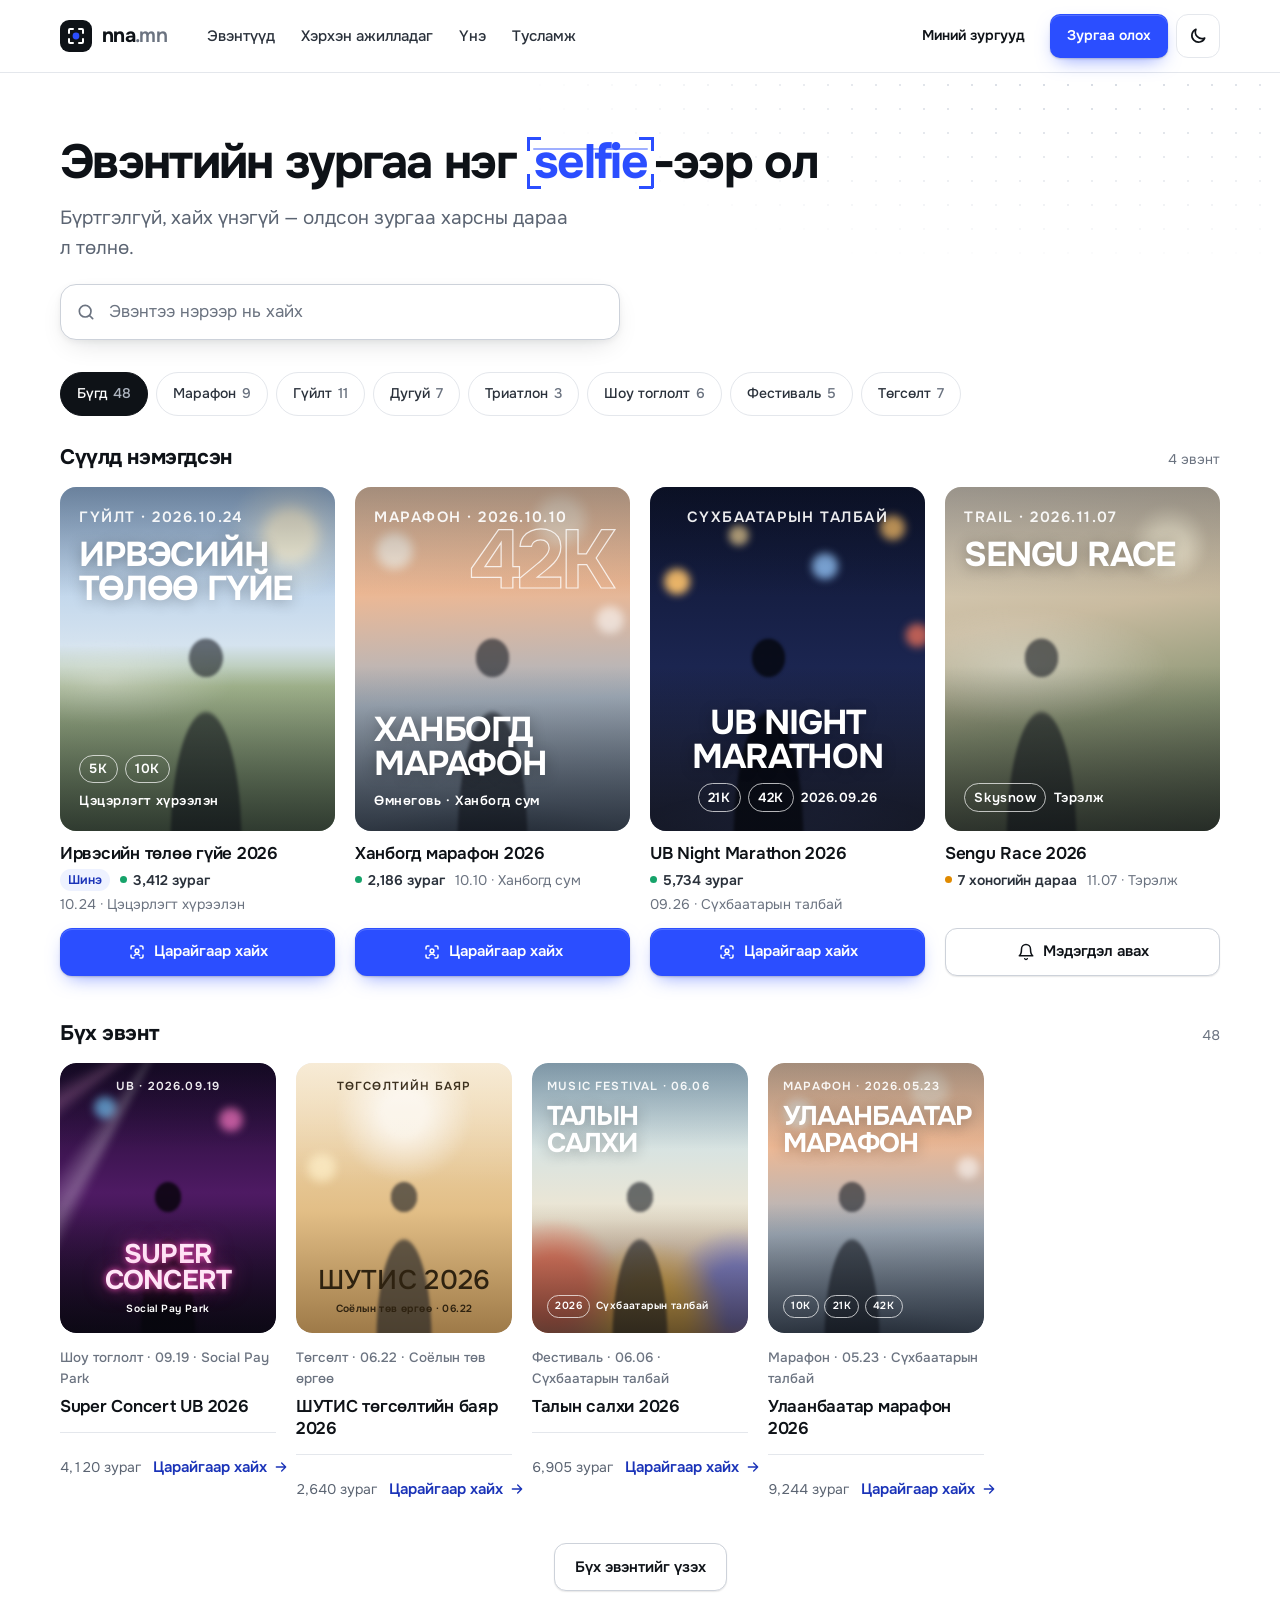
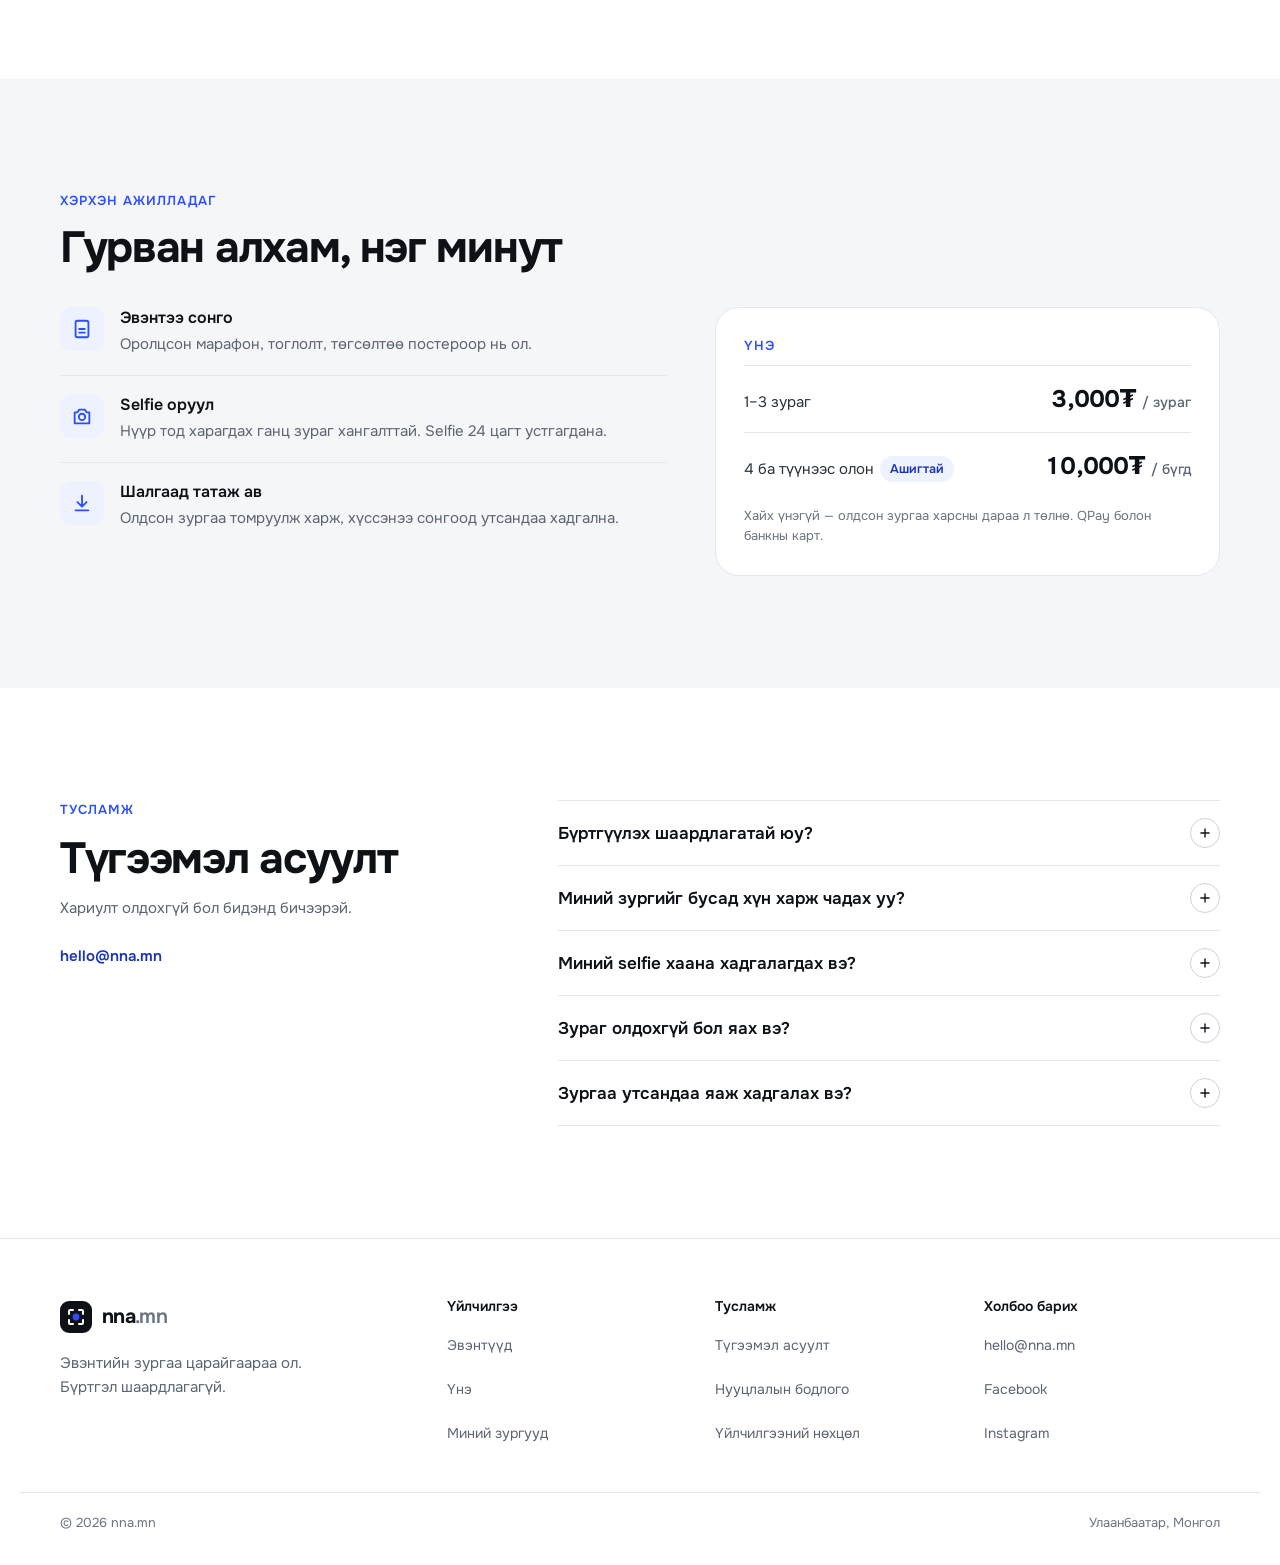
<file: index.html>
<!doctype html>
<html lang="mn">
<head>
<meta charset="utf-8">
<meta name="viewport" content="width=device-width, initial-scale=1, viewport-fit=cover">
<title>nna.mn — Эвэнтийн зургаа царайгаараа ол</title>
<meta name="description" content="Марафон, тоглолт, төгсөлтийн зургуудаас өөрийнхөө зургийг нэг selfie-ээр олж ав. Бүртгэл шаардлагагүй.">
<meta name="theme-color" content="#FFFFFF" media="(prefers-color-scheme: light)">
<meta name="theme-color" content="#0B0E13" media="(prefers-color-scheme: dark)">
<meta property="og:title" content="nna.mn — Эвэнтийн зургаа царайгаараа ол">
<meta property="og:description" content="Марафон, тоглолт, төгсөлтийн зургуудаас өөрийнхөө зургийг нэг selfie-ээр олж ав. Бүртгэл шаардлагагүй.">
<meta property="og:type" content="website">
<meta property="og:image" content="https://nna.mn/assets/og.png">
<meta name="twitter:card" content="summary_large_image">
<link rel="icon" href="assets/favicon.svg" type="image/svg+xml">
<link rel="apple-touch-icon" href="assets/apple-touch-icon.png">
<link rel="manifest" href="manifest.webmanifest">
<script>(function(){try{var t=localStorage.getItem('nna-theme');if(t!=='dark'&&t!=='light')t=matchMedia('(prefers-color-scheme: dark)').matches?'dark':'light';document.documentElement.setAttribute('data-theme',t)}catch(e){}})();</script>
<link rel="preload" href="assets/fonts/onest-cyrillic.woff2" as="font" type="font/woff2" crossorigin>
<link rel="preload" href="assets/fonts/onest-cyrillic-ext.woff2" as="font" type="font/woff2" crossorigin>
<link rel="preload" href="assets/fonts/onest-latin.woff2" as="font" type="font/woff2" crossorigin>
<link rel="stylesheet" href="assets/ui.css">
<link rel="stylesheet" href="assets/site.css">
</head>
<body>
<div class="app">

  <header class="hdr">
    <div class="wrap">
      <a class="logo" href="index.html" aria-label="nna.mn нүүр"><svg width="32" height="32" viewBox="0 0 32 32" aria-hidden="true"><rect width="32" height="32" rx="9" fill="#0E1217"/><path d="M9 13v-3a1 1 0 0 1 1-1h3M19 9h3a1 1 0 0 1 1 1v3M23 19v3a1 1 0 0 1-1 1h-3M13 23h-3a1 1 0 0 1-1-1v-3" stroke="#fff" stroke-width="2" stroke-linecap="round" fill="none"/><circle cx="16" cy="16" r="3.4" fill="#2B4EFF"/></svg><span class="word">nna<span class="tld">.mn</span></span></a>
      <nav class="nav" aria-label="Үндсэн цэс">
        <a href="#events">Эвэнтүүд</a>
        <a href="#how">Хэрхэн ажилладаг</a>
        <a href="#price">Үнэ</a>
        <a href="#faq">Тусламж</a>
        <a class="mnav" href="library.html">Миний зургууд</a>
        <button class="mnav mtheme theme-btn" type="button"><svg class="i-moon" width="20" height="20" viewBox="0 0 24 24" fill="none" stroke="currentColor" stroke-width="2" stroke-linecap="round" stroke-linejoin="round" aria-hidden="true"><path d="M20 14.5A8 8 0 0 1 9.5 4a8 8 0 1 0 10.5 10.5z"/></svg><svg class="i-sun" width="20" height="20" viewBox="0 0 24 24" fill="none" stroke="currentColor" stroke-width="2" stroke-linecap="round" aria-hidden="true"><circle cx="12" cy="12" r="4"/><path d="M12 2v2M12 20v2M4.9 4.9l1.4 1.4M17.7 17.7l1.4 1.4M2 12h2M20 12h2M4.9 19.1l1.4-1.4M17.7 6.3l1.4-1.4"/></svg><span class="t">Харанхуй горим</span></button>
      </nav>
      <div class="hdr-r">
        <a class="btn btn-ghost btn-sm hide-m" href="library.html">Миний зургууд</a>
        <a class="btn btn-pri btn-sm hide-m" href="#events">Зургаа олох</a>
        <button class="icon-btn theme-btn hide-m" type="button" aria-label="Өнгөний горим солих"><svg class="i-moon" width="20" height="20" viewBox="0 0 24 24" fill="none" stroke="currentColor" stroke-width="2" stroke-linecap="round" stroke-linejoin="round" aria-hidden="true"><path d="M20 14.5A8 8 0 0 1 9.5 4a8 8 0 1 0 10.5 10.5z"/></svg><svg class="i-sun" width="20" height="20" viewBox="0 0 24 24" fill="none" stroke="currentColor" stroke-width="2" stroke-linecap="round" aria-hidden="true"><circle cx="12" cy="12" r="4"/><path d="M12 2v2M12 20v2M4.9 4.9l1.4 1.4M17.7 17.7l1.4 1.4M2 12h2M20 12h2M4.9 19.1l1.4-1.4M17.7 6.3l1.4-1.4"/></svg></button>
        <a class="icon-btn m-lib" href="library.html" aria-label="Миний зургууд"><svg width="20" height="20" viewBox="0 0 24 24" fill="none" stroke="currentColor" stroke-width="2" stroke-linecap="round" stroke-linejoin="round" aria-hidden="true"><rect x="3" y="3" width="18" height="18" rx="3"/><circle cx="9" cy="9" r="1.6"/><path d="m21 15-5-5L5 21"/></svg></a>
        <button class="icon-btn menu" type="button" aria-label="Цэс нээх"><svg width="20" height="20" viewBox="0 0 24 24" fill="none" stroke="currentColor" stroke-width="2" stroke-linecap="round" aria-hidden="true"><path d="M4 7h16M4 12h16M4 17h16"/></svg></button>
      </div>
    </div>
  </header>

  <main>
    <section class="intro">
      <div class="wrap intro-in">
        <h1 class="h1">Эвэнтийн зургаа нэг <span class="scanword corners">selfie</span>-ээр ол</h1>
        <p class="lead">Бүртгэлгүй, хайх үнэгүй — олдсон зургаа харсны дараа л төлнө.</p>
        <div class="search-s lg" role="search">
          <svg width="20" height="20" viewBox="0 0 24 24" fill="none" stroke="currentColor" stroke-width="2" stroke-linecap="round" aria-hidden="true"><circle cx="11" cy="11" r="7"/><path d="m20 20-3.5-3.5"/></svg>
          <label class="sr" for="ev-q">Эвэнтийн нэрээр хайх</label>
          <input id="ev-q" class="input" type="search" placeholder="Эвэнтээ нэрээр нь хайх" enterkeyhint="search" autocomplete="off">
        </div>
      </div>
    </section>

    <section class="evs" id="events" aria-label="Эвэнтүүд">
      <div class="wrap">
        <div class="chips scroll" role="group" aria-label="Ангилал">
          <button class="chip" type="button" aria-pressed="true">Бүгд <span class="c">48</span></button>
          <button class="chip" type="button" aria-pressed="false">Марафон <span class="c">9</span></button>
          <button class="chip" type="button" aria-pressed="false">Гүйлт <span class="c">11</span></button>
          <button class="chip" type="button" aria-pressed="false">Дугуй <span class="c">7</span></button>
          <button class="chip" type="button" aria-pressed="false">Триатлон <span class="c">3</span></button>
          <button class="chip" type="button" aria-pressed="false">Шоу тоглолт <span class="c">6</span></button>
          <button class="chip" type="button" aria-pressed="false">Фестиваль <span class="c">5</span></button>
          <button class="chip" type="button" aria-pressed="false">Төгсөлт <span class="c">7</span></button>
        </div>

        <div class="evgrp">
          <div class="grp-t"><h2>Сүүлд нэмэгдсэн</h2><span>4 эвэнт</span></div>
          <div class="rail">
            <article class="evf" data-cat="Гүйлт">
              <div class="poster ph m-day x40 pv-top" aria-hidden="true"><span class="pin"><span class="pk">Гүйлт · 2026.10.24</span><span class="ptl">Ирвэсийн төлөө гүйе</span><span class="pf"><i>5K</i><i>10K</i>Цэцэрлэгт хүрээлэн</span></span></div>
              <div class="bd"><h3><a href="event.html">Ирвэсийн төлөө гүйе 2026</a></h3><span class="cat"><span class="badge b-blue">Шинэ</span><span class="n"><span class="dot ok"></span>3,412 зураг</span><span>10.24 · Цэцэрлэгт хүрээлэн</span></span></div>
              <a class="btn btn-pri btn-block" href="upload.html"><svg width="18" height="18" viewBox="0 0 24 24" fill="none" stroke="currentColor" stroke-width="2" stroke-linecap="round" stroke-linejoin="round" aria-hidden="true"><path d="M4 8V6a2 2 0 0 1 2-2h2M16 4h2a2 2 0 0 1 2 2v2M20 16v2a2 2 0 0 1-2 2h-2M8 20H6a2 2 0 0 1-2-2v-2"/><circle cx="12" cy="10.5" r="2.5"/><path d="M8.5 16.5c.9-1.4 2.1-2 3.5-2s2.6.6 3.5 2"/></svg>Царайгаар хайх</a>
            </article>
            <article class="evf" data-cat="Марафон">
              <div class="poster ph m-dawn x56" aria-hidden="true"><span class="pin"><span class="pk">Марафон · 2026.10.10</span><span class="pn">42K</span><span class="ptl">Ханбогд марафон</span><span class="pf">Өмнөговь · Ханбогд сум</span></span></div>
              <div class="bd"><h3><a href="event.html">Ханбогд марафон 2026</a></h3><span class="cat"><span class="n"><span class="dot ok"></span>2,186 зураг</span><span>10.10 · Ханбогд сум</span></span></div>
              <a class="btn btn-pri btn-block" href="upload.html"><svg width="18" height="18" viewBox="0 0 24 24" fill="none" stroke="currentColor" stroke-width="2" stroke-linecap="round" stroke-linejoin="round" aria-hidden="true"><path d="M4 8V6a2 2 0 0 1 2-2h2M16 4h2a2 2 0 0 1 2 2v2M20 16v2a2 2 0 0 1-2 2h-2M8 20H6a2 2 0 0 1-2-2v-2"/><circle cx="12" cy="10.5" r="2.5"/><path d="M8.5 16.5c.9-1.4 2.1-2 3.5-2s2.6.6 3.5 2"/></svg>Царайгаар хайх</a>
            </article>
            <article class="evf" data-cat="Марафон">
              <div class="poster ph m-night x30 pv-c" aria-hidden="true"><span class="pin"><span class="pk">Сүхбаатарын талбай</span><span class="ptl">UB Night Marathon</span><span class="pf"><i>21K</i><i>42K</i>2026.09.26</span></span></div>
              <div class="bd"><h3><a href="event.html">UB Night Marathon 2026</a></h3><span class="cat"><span class="n"><span class="dot ok"></span>5,734 зураг</span><span>09.26 · Сүхбаатарын талбай</span></span></div>
              <a class="btn btn-pri btn-block" href="upload.html"><svg width="18" height="18" viewBox="0 0 24 24" fill="none" stroke="currentColor" stroke-width="2" stroke-linecap="round" stroke-linejoin="round" aria-hidden="true"><path d="M4 8V6a2 2 0 0 1 2-2h2M16 4h2a2 2 0 0 1 2 2v2M20 16v2a2 2 0 0 1-2 2h-2M8 20H6a2 2 0 0 1-2-2v-2"/><circle cx="12" cy="10.5" r="2.5"/><path d="M8.5 16.5c.9-1.4 2.1-2 3.5-2s2.6.6 3.5 2"/></svg>Царайгаар хайх</a>
            </article>
            <article class="evf" data-cat="Гүйлт">
              <div class="poster ph m-trail x22 pv-top" aria-hidden="true"><span class="pin"><span class="pk">Trail · 2026.11.07</span><span class="ptl">Sengu Race</span><span class="pf"><i>Skysnow</i>Тэрэлж</span></span></div>
              <div class="bd"><h3><a href="event.html">Sengu Race 2026</a></h3><span class="cat"><span class="n"><span class="dot warn"></span>7 хоногийн дараа</span><span>11.07 · Тэрэлж</span></span></div>
              <button class="btn btn-line btn-block" type="button" data-notify="Sengu Race 2026"><svg width="18" height="18" viewBox="0 0 24 24" fill="none" stroke="currentColor" stroke-width="2" stroke-linecap="round" stroke-linejoin="round" aria-hidden="true"><path d="M6 8a6 6 0 0 1 12 0c0 7 3 9 3 9H3s3-2 3-9M10.3 21a1.94 1.94 0 0 0 3.4 0"/></svg>Мэдэгдэл авах</button>
            </article>
          </div>
        </div>

        <div class="evgrp">
          <div class="grp-t"><h2>Бүх эвэнт</h2><span class="tnum">48</span></div>
          <div class="grid-ev sm">
            <article class="ev" data-cat="Шоу тоглолт">
              <div class="cov pc"><div class="poster ph m-stage x44 pv-c pv-neon" aria-hidden="true"><span class="pin"><span class="pk">UB · 2026.09.19</span><span class="ptl">Super Concert</span><span class="pf">Social Pay Park</span></span></div></div>
              <div class="bd"><span class="cat">Шоу тоглолт · 09.19 · Social Pay Park</span><h3><a href="event.html">Super Concert UB 2026</a></h3></div>
              <div class="foot"><span class="cnt tnum">4,120 зураг</span><a class="link" href="upload.html">Царайгаар хайх<svg width="16" height="16" viewBox="0 0 24 24" fill="none" stroke="currentColor" stroke-width="2" stroke-linecap="round" stroke-linejoin="round" aria-hidden="true"><path d="M5 12h14M13 6l6 6-6 6"/></svg></a></div>
            </article>
            <article class="ev" data-cat="Төгсөлт">
              <div class="cov pc"><div class="poster ph m-gold x36 pv-c pv-gold" aria-hidden="true"><span class="pin"><span class="pk">Төгсөлтийн баяр</span><span class="ptl">ШУТИС 2026</span><span class="pf">Соёлын төв өргөө · 06.22</span></span></div></div>
              <div class="bd"><span class="cat">Төгсөлт · 06.22 · Соёлын төв өргөө</span><h3><a href="event.html">ШУТИС төгсөлтийн баяр 2026</a></h3></div>
              <div class="foot"><span class="cnt tnum">2,640 зураг</span><a class="link" href="upload.html">Царайгаар хайх<svg width="16" height="16" viewBox="0 0 24 24" fill="none" stroke="currentColor" stroke-width="2" stroke-linecap="round" stroke-linejoin="round" aria-hidden="true"><path d="M5 12h14M13 6l6 6-6 6"/></svg></a></div>
            </article>
            <article class="ev" data-cat="Фестиваль">
              <div class="cov pc"><div class="poster ph m-fest x50 pv-top" aria-hidden="true"><span class="pin"><span class="pk">Music festival · 06.06</span><span class="ptl">Талын салхи</span><span class="pf"><i>2026</i>Сүхбаатарын талбай</span></span></div></div>
              <div class="bd"><span class="cat">Фестиваль · 06.06 · Сүхбаатарын талбай</span><h3><a href="event.html">Талын салхи 2026</a></h3></div>
              <div class="foot"><span class="cnt tnum">6,905 зураг</span><a class="link" href="upload.html">Царайгаар хайх<svg width="16" height="16" viewBox="0 0 24 24" fill="none" stroke="currentColor" stroke-width="2" stroke-linecap="round" stroke-linejoin="round" aria-hidden="true"><path d="M5 12h14M13 6l6 6-6 6"/></svg></a></div>
            </article>
            <article class="ev" data-cat="Марафон">
              <div class="cov pc"><div class="poster ph m-dawn x26 pv-top" aria-hidden="true"><span class="pin"><span class="pk">Марафон · 2026.05.23</span><span class="ptl">Улаанбаатар марафон</span><span class="pf"><i>10K</i><i>21K</i><i>42K</i></span></span></div></div>
              <div class="bd"><span class="cat">Марафон · 05.23 · Сүхбаатарын талбай</span><h3><a href="event.html">Улаанбаатар марафон 2026</a></h3></div>
              <div class="foot"><span class="cnt tnum">9,244 зураг</span><a class="link" href="upload.html">Царайгаар хайх<svg width="16" height="16" viewBox="0 0 24 24" fill="none" stroke="currentColor" stroke-width="2" stroke-linecap="round" stroke-linejoin="round" aria-hidden="true"><path d="M5 12h14M13 6l6 6-6 6"/></svg></a></div>
            </article>
          </div>
        </div>
        <div class="more"><button class="btn btn-line" type="button" data-more>Бүх эвэнтийг үзэх</button></div>
      </div>
    </section>

    <section class="sec tint" id="how">
      <div class="wrap">
        <div class="sec-head">
          <div class="t"><span class="kicker">Хэрхэн ажилладаг</span><h2 class="h2">Гурван алхам, нэг минут</h2></div>
        </div>
        <div class="howp">
          <ol class="steps-m">
            <li><span class="ico"><svg width="22" height="22" viewBox="0 0 24 24" fill="none" stroke="currentColor" stroke-width="2" stroke-linecap="round" stroke-linejoin="round" aria-hidden="true"><rect x="5" y="3" width="14" height="18" rx="2"/><path d="M9 16h6M9 12h6"/></svg></span><div><b>Эвэнтээ сонго</b><span class="p">Оролцсон марафон, тоглолт, төгсөлтөө постероор нь ол.</span></div></li>
            <li><span class="ico"><svg width="22" height="22" viewBox="0 0 24 24" fill="none" stroke="currentColor" stroke-width="2" stroke-linecap="round" stroke-linejoin="round" aria-hidden="true"><path d="M4 8h3l2-3h6l2 3h3v12H4z"/><circle cx="12" cy="13" r="3.5"/></svg></span><div><b>Selfie оруул</b><span class="p">Нүүр тод харагдах ганц зураг хангалттай. Selfie 24 цагт устгагдана.</span></div></li>
            <li><span class="ico"><svg width="22" height="22" viewBox="0 0 24 24" fill="none" stroke="currentColor" stroke-width="2" stroke-linecap="round" stroke-linejoin="round" aria-hidden="true"><path d="M12 4v11M7 11l5 5 5-5M5 20h14"/></svg></span><div><b>Шалгаад татаж ав</b><span class="p">Олдсон зургаа томруулж харж, хүссэнээ сонгоод утсандаа хадгална.</span></div></li>
          </ol>
          <div class="card pad pricem" id="price">
            <span class="kicker">Үнэ</span>
            <div class="pr"><span>1–3 зураг</span><b class="tnum">3,000₮ <small>/ зураг</small></b></div>
            <div class="pr"><span>4 ба түүнээс олон<span class="badge b-blue">Ашигтай</span></span><b class="tnum">10,000₮ <small>/ бүгд</small></b></div>
            <p class="cap">Хайх үнэгүй — олдсон зургаа харсны дараа л төлнө. QPay болон банкны карт.</p>
          </div>
        </div>
      </div>
    </section>

    <section class="sec" id="faq">
      <div class="wrap faq">
        <div class="t">
          <span class="kicker">Тусламж</span>
          <h2 class="h2">Түгээмэл асуулт</h2>
          <p class="p">Хариулт олдохгүй бол бидэнд бичээрэй.</p>
          <a class="link" href="mailto:hello@nna.mn">hello@nna.mn</a>
        </div>
        <div class="acc">
          <details><summary>Бүртгүүлэх шаардлагатай юу?<span class="pm"><svg width="14" height="14" viewBox="0 0 24 24" fill="none" stroke="currentColor" stroke-width="2.4" stroke-linecap="round" aria-hidden="true"><path d="M12 5v14M5 12h14"/></svg></span></summary><p>Үгүй. Эвэнтээ сонгоод selfie оруулахад хангалттай. Төлбөр төлсний дараа танд код өгөх бөгөөд түүгээр өөр төхөөрөмжөөс зургаа дахин нээнэ.</p></details>
          <details><summary>Миний зургийг бусад хүн харж чадах уу?<span class="pm"><svg width="14" height="14" viewBox="0 0 24 24" fill="none" stroke="currentColor" stroke-width="2.4" stroke-linecap="round" aria-hidden="true"><path d="M12 5v14M5 12h14"/></svg></span></summary><p>Үгүй. Эвэнтийн зургууд нээлттэй цомогт байршдаггүй. Царай нь таарсан хүн л өөрийн зургийг олно.</p></details>
          <details><summary>Миний selfie хаана хадгалагдах вэ?<span class="pm"><svg width="14" height="14" viewBox="0 0 24 24" fill="none" stroke="currentColor" stroke-width="2.4" stroke-linecap="round" aria-hidden="true"><path d="M12 5v14M5 12h14"/></svg></span></summary><p>Selfie зөвхөн тухайн хайлтад ашиглагдаж, 24 цагийн дотор автоматаар устгагдана. Бид үүнийг өөр зорилгоор ашигладаггүй.</p></details>
          <details><summary>Зураг олдохгүй бол яах вэ?<span class="pm"><svg width="14" height="14" viewBox="0 0 24 24" fill="none" stroke="currentColor" stroke-width="2.4" stroke-linecap="round" aria-hidden="true"><path d="M12 5v14M5 12h14"/></svg></span></summary><p>Илүү гэрэлтэй, нүүр бүтэн харагдах selfie-ээр дахин хайгаарай. Зургууд эвэнт дууссанаас хойш 48 цагийн дотор бүрэн ордог тул дараа нь дахин шалгаж болно.</p></details>
          <details><summary>Зургаа утсандаа яаж хадгалах вэ?<span class="pm"><svg width="14" height="14" viewBox="0 0 24 24" fill="none" stroke="currentColor" stroke-width="2.4" stroke-linecap="round" aria-hidden="true"><path d="M12 5v14M5 12h14"/></svg></span></summary><p>Төлбөр баталгаажмагц «Миний зургууд» хуудас нээгдэнэ. Утсан дээр «Утсандаа хадгалах» товчоор зургууд шууд цомогт орно. Компьютерт ZIP-ээр татна.</p></details>
        </div>
      </div>
    </section>
  </main>

  <footer class="ftr">
    <div class="wrap ftr-in">
      <div class="ftr-brand">
        <a class="logo" href="index.html" aria-label="nna.mn нүүр"><svg width="32" height="32" viewBox="0 0 32 32" aria-hidden="true"><rect width="32" height="32" rx="9" fill="#0E1217"/><path d="M9 13v-3a1 1 0 0 1 1-1h3M19 9h3a1 1 0 0 1 1 1v3M23 19v3a1 1 0 0 1-1 1h-3M13 23h-3a1 1 0 0 1-1-1v-3" stroke="#fff" stroke-width="2" stroke-linecap="round" fill="none"/><circle cx="16" cy="16" r="3.4" fill="#2B4EFF"/></svg><span class="word">nna<span class="tld">.mn</span></span></a>
        <p class="p">Эвэнтийн зургаа царайгаараа ол. Бүртгэл шаардлагагүй.</p>
      </div>
      <nav class="ftr-col" aria-label="Үйлчилгээ"><span class="h">Үйлчилгээ</span><a href="#events">Эвэнтүүд</a><a href="#price">Үнэ</a><a href="library.html">Миний зургууд</a></nav>
      <nav class="ftr-col" aria-label="Тусламж"><span class="h">Тусламж</span><a href="#faq">Түгээмэл асуулт</a><a href="#">Нууцлалын бодлого</a><a href="#">Үйлчилгээний нөхцөл</a></nav>
      <div class="ftr-col"><span class="h">Холбоо барих</span><a href="mailto:hello@nna.mn">hello@nna.mn</a><a href="#">Facebook</a><a href="#">Instagram</a></div>
    </div>
    <div class="wrap ftr-bot"><span>© 2026 nna.mn</span><span>Улаанбаатар, Монгол</span></div>
  </footer>

</div>

<dialog class="sheet" id="notify" aria-labelledby="nt-t">
  <form class="sheet-in" method="dialog">
    <span class="grab" aria-hidden="true"></span>
    <div class="stack" style="gap: 6px">
      <h2 class="h3" id="nt-t">Зураг ормогц мэдэгдэх</h2>
      <p class="p"><b data-b="nt-ev" style="color: var(--ink)"></b> эвэнтийн зураг ормогц танд SMS илгээнэ.</p>
    </div>
    <div class="field">
      <label class="label" for="nt-ph">Утасны дугаар</label>
      <input id="nt-ph" class="input tnum" type="tel" inputmode="numeric" autocomplete="tel-national" placeholder="9911 2233" pattern="[0-9 ]{8,9}" maxlength="9" enterkeyhint="done" required>
      <span class="hint">Зөвхөн энэ мэдэгдэлд ашиглана.</span>
    </div>
    <div class="row">
      <button class="btn btn-line" type="submit" value="cancel" formnovalidate>Болих</button>
      <button class="btn btn-pri" type="submit" value="ok">Мэдэгдэл авах</button>
    </div>
  </form>
</dialog>

<script src="assets/app.js" defer></script>
</body>
</html>
</file>
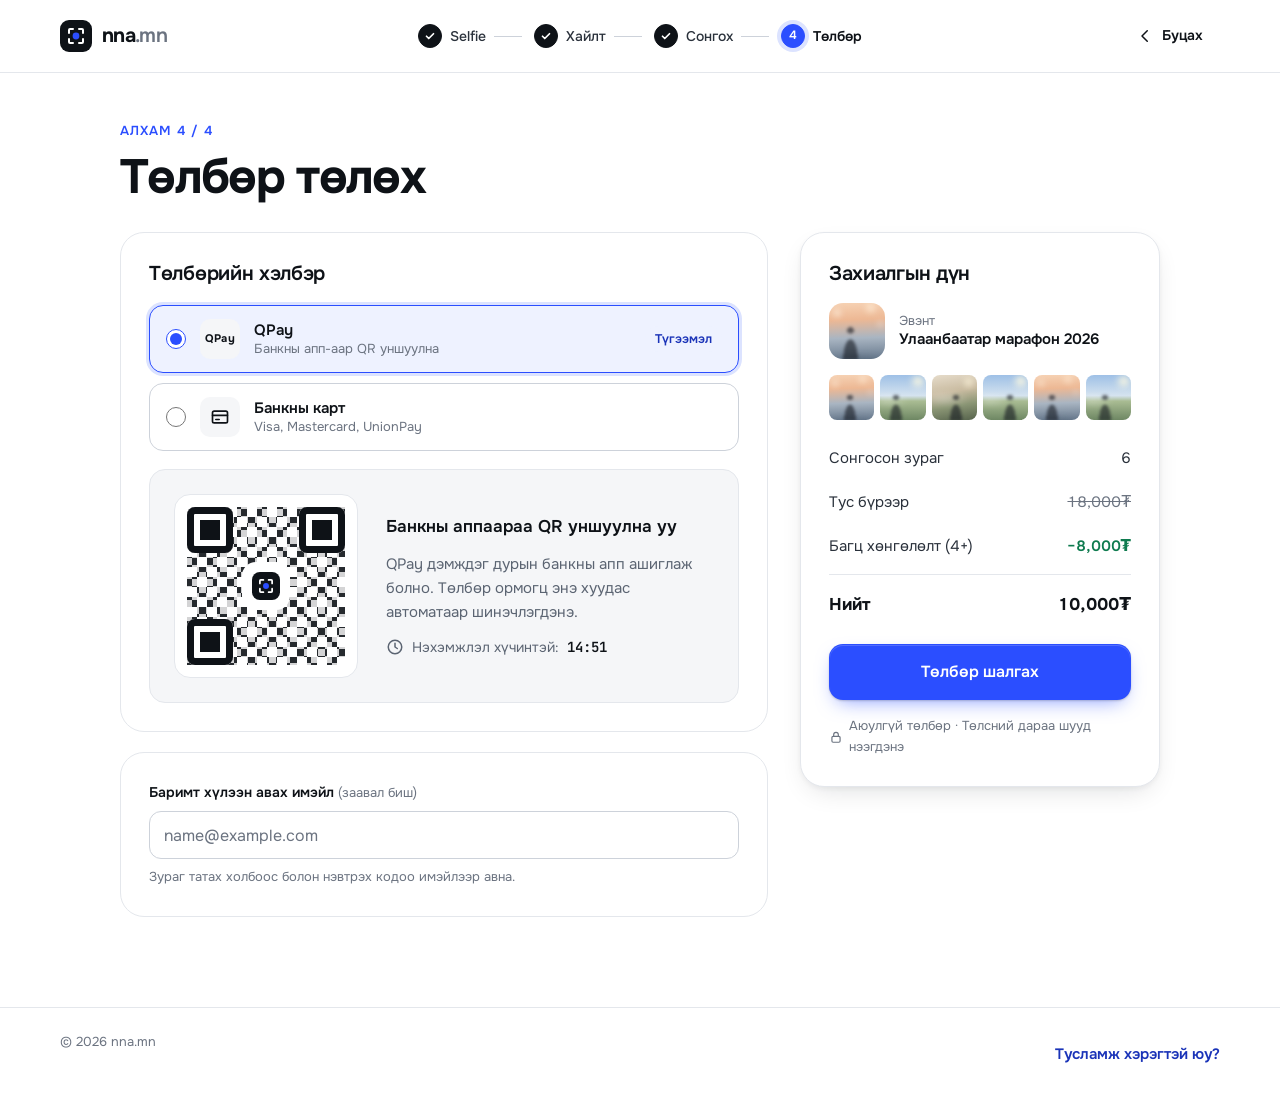
<file: checkout.html>
<!doctype html>
<html lang="mn">
<head>
<meta charset="utf-8">
<meta name="viewport" content="width=device-width, initial-scale=1, viewport-fit=cover">
<title>Төлбөр · nna.mn</title>
<meta name="description" content="Марафон, тоглолт, төгсөлтийн зургуудаас өөрийнхөө зургийг нэг selfie-ээр олж ав. Бүртгэл шаардлагагүй.">
<meta name="theme-color" content="#FFFFFF" media="(prefers-color-scheme: light)">
<meta name="theme-color" content="#0B0E13" media="(prefers-color-scheme: dark)">
<meta property="og:title" content="Төлбөр · nna.mn">
<meta property="og:description" content="Марафон, тоглолт, төгсөлтийн зургуудаас өөрийнхөө зургийг нэг selfie-ээр олж ав. Бүртгэл шаардлагагүй.">
<meta property="og:type" content="website">
<meta property="og:image" content="https://nna.mn/assets/og.png">
<meta name="twitter:card" content="summary_large_image">
<link rel="icon" href="assets/favicon.svg" type="image/svg+xml">
<link rel="apple-touch-icon" href="assets/apple-touch-icon.png">
<link rel="manifest" href="manifest.webmanifest">
<script>(function(){try{var t=localStorage.getItem('nna-theme');if(t!=='dark'&&t!=='light')t=matchMedia('(prefers-color-scheme: dark)').matches?'dark':'light';document.documentElement.setAttribute('data-theme',t)}catch(e){}})();</script>
<link rel="preload" href="assets/fonts/onest-cyrillic.woff2" as="font" type="font/woff2" crossorigin>
<link rel="preload" href="assets/fonts/onest-cyrillic-ext.woff2" as="font" type="font/woff2" crossorigin>
<link rel="preload" href="assets/fonts/onest-latin.woff2" as="font" type="font/woff2" crossorigin>
<link rel="stylesheet" href="assets/ui.css">
<link rel="stylesheet" href="assets/site.css">
</head>
<body>
<div class="app">

  <header class="hdr fhdr">
    <div class="wrap">
      <a class="logo" href="index.html" aria-label="nna.mn нүүр"><svg width="32" height="32" viewBox="0 0 32 32" aria-hidden="true"><rect width="32" height="32" rx="9" fill="#0E1217"/><path d="M9 13v-3a1 1 0 0 1 1-1h3M19 9h3a1 1 0 0 1 1 1v3M23 19v3a1 1 0 0 1-1 1h-3M13 23h-3a1 1 0 0 1-1-1v-3" stroke="#fff" stroke-width="2" stroke-linecap="round" fill="none"/><circle cx="16" cy="16" r="3.4" fill="#2B4EFF"/></svg><span class="word">nna<span class="tld">.mn</span></span></a>
      <ol class="stepper" aria-label="Алхам">
        <li class="done"><span class="n"><svg width="12" height="12" viewBox="0 0 24 24" fill="none" stroke="currentColor" stroke-width="3.4" stroke-linecap="round" stroke-linejoin="round" aria-hidden="true"><path d="m5 12.5 4.5 4.5L19 7.5"/></svg></span><span class="lbl">Selfie</span></li>
        <li class="done"><span class="n"><svg width="12" height="12" viewBox="0 0 24 24" fill="none" stroke="currentColor" stroke-width="3.4" stroke-linecap="round" stroke-linejoin="round" aria-hidden="true"><path d="m5 12.5 4.5 4.5L19 7.5"/></svg></span><span class="lbl">Хайлт</span></li>
        <li class="done"><span class="n"><svg width="12" height="12" viewBox="0 0 24 24" fill="none" stroke="currentColor" stroke-width="3.4" stroke-linecap="round" stroke-linejoin="round" aria-hidden="true"><path d="m5 12.5 4.5 4.5L19 7.5"/></svg></span><span class="lbl">Сонгох</span></li>
        <li class="cur" aria-current="step"><span class="n">4</span><span class="lbl">Төлбөр</span></li>
      </ol>
      <a class="btn btn-ghost btn-sm exit" href="results.html"><svg width="18" height="18" viewBox="0 0 24 24" fill="none" stroke="currentColor" stroke-width="2" stroke-linecap="round" stroke-linejoin="round" aria-hidden="true"><path d="M15 5l-7 7 7 7"/></svg>Буцах</a>
    </div>
  </header>

  <main class="flow">
    <div class="flow-head">
      <span class="kicker">Алхам 4 / 4</span>
      <h1 class="h1">Төлбөр төлөх</h1>
    </div>

    <div class="layout">
      <section class="main" style="gap: 20px">
        <div class="card pad stack" style="gap: 18px">
          <h2 class="h3">Төлбөрийн хэлбэр</h2>
          <div class="paym" role="radiogroup" aria-label="Төлбөрийн хэлбэр">
            <label class="rc"><input type="radio" name="pm" checked><span class="pi">QPay</span><span class="tx"><b>QPay</b><span>Банкны апп-аар QR уншуулна</span></span><span class="badge b-blue">Түгээмэл</span></label>
            <label class="rc"><input type="radio" name="pm"><span class="pi"><svg width="20" height="20" viewBox="0 0 24 24" fill="none" stroke="currentColor" stroke-width="2" stroke-linecap="round" stroke-linejoin="round" aria-hidden="true"><rect x="3" y="5" width="18" height="14" rx="2"/><path d="M3 10h18M7 15h4"/></svg></span><span class="tx"><b>Банкны карт</b><span>Visa, Mastercard, UnionPay</span></span></label>
          </div>
          <div class="qrbox">
            <div class="qr only-d" role="img" aria-label="QPay QR код, жишээ">
              <i></i><i></i>
              <span class="fp a"></span><span class="fp b"></span><span class="fp c"></span>
              <span class="lg"><svg width="28" height="28" viewBox="0 0 32 32" aria-hidden="true"><rect width="32" height="32" rx="9" fill="#0E1217"/><path d="M9 13v-3a1 1 0 0 1 1-1h3M19 9h3a1 1 0 0 1 1 1v3M23 19v3a1 1 0 0 1-1 1h-3M13 23h-3a1 1 0 0 1-1-1v-3" stroke="#fff" stroke-width="2" stroke-linecap="round" fill="none"/><circle cx="16" cy="16" r="3.4" fill="#2B4EFF"/></svg></span>
            </div>
            <div class="stack" style="gap: 12px; width: 100%">
              <b class="only-d" style="font-size: 17px; font-weight: 600">Банкны аппаараа QR уншуулна уу</b>
              <p class="p only-d">QPay дэмждэг дурын банкны апп ашиглаж болно. Төлбөр ормогц энэ хуудас автоматаар шинэчлэгдэнэ.</p>
              <div class="banks only-m">
                <b style="font-size: 17px; font-weight: 600">Банкны аппаа сонгоно уу</b>
                <p class="p">Апп нээгдэж, дүн автоматаар бөглөгдөнө. Төлөөд буцаж ирэхэд төлбөр өөрөө шалгагдана.</p>
                <div class="bank-grid">
                  <a class="bank" href="#" data-bank="Хаан банк"><span class="bl">ХААН</span>Хаан банк</a>
                  <a class="bank" href="#" data-bank="Голомт банк"><span class="bl">ГОЛ</span>Голомт банк</a>
                  <a class="bank" href="#" data-bank="ХХБанк"><span class="bl">ХХБ</span>ХХБанк</a>
                  <a class="bank" href="#" data-bank="Хас банк"><span class="bl">ХАС</span>Хас банк</a>
                  <a class="bank" href="#" data-bank="Төрийн банк"><span class="bl">ТӨР</span>Төрийн банк</a>
                  <a class="bank" href="#" data-bank="Капитрон банк"><span class="bl">КАП</span>Капитрон</a>
                  <a class="bank" href="#" data-bank="Богд банк"><span class="bl">БОГД</span>Богд банк</a>
                  <a class="bank" href="#" data-bank="Ард апп"><span class="bl">АРД</span>Ард апп</a>
                  <a class="bank" href="#" data-bank="MostMoney"><span class="bl">MOST</span>MostMoney</a>
                  <a class="bank" href="#" data-bank="M bank"><span class="bl">M</span>M bank</a>
                  <a class="bank" href="#" data-bank="Чингис хаан банк"><span class="bl">ЧХБ</span>Чингис хаан</a>
                  <a class="bank" href="#" data-bank="Транс банк"><span class="bl">ТРАНС</span>Транс банк</a>
                </div>
                <button class="link" type="button" data-showqr style="align-self: center">Өөр утаснаас төлөх бол QR харуулах</button>
              </div>
              <div class="row small" style="flex-wrap: wrap; gap: 4px 8px"><svg width="18" height="18" viewBox="0 0 24 24" fill="none" stroke="currentColor" stroke-width="2" stroke-linecap="round" stroke-linejoin="round" aria-hidden="true"><circle cx="12" cy="12" r="9"/><path d="M12 7v5l3 2"/></svg>Нэхэмжлэл хүчинтэй: <span class="timer" style="color: var(--ink)">14:52</span></div>
            </div>
          </div>
          <div class="paywait" data-paywait role="status" hidden>
            <span class="spin" aria-hidden="true"></span>
            <div><b data-b="pw-t">Төлбөр хүлээж байна…</b><span data-b="pw-s">Банкны аппаас буцаж ирэхэд автоматаар шалгана.</span></div>
          </div>
        </div>
        <div class="card pad">
          <div class="field">
            <label class="label" for="em">Баримт хүлээн авах имэйл <span class="cap" style="font-weight: 400">(заавал биш)</span></label>
            <input id="em" class="input" type="email" placeholder="name@example.com" autocomplete="email" autocapitalize="off" spellcheck="false" enterkeyhint="done">
            <span class="hint">Зураг татах холбоос болон нэвтрэх кодоо имэйлээр авна.</span>
          </div>
        </div>
      </section>

      <aside class="side">
        <div class="card pad sh stack" style="gap: 16px">
          <h2 class="h3">Захиалгын дүн</h2>
          <div class="ctx"><span class="th ph m-dawn x26" aria-hidden="true"></span><span class="tx"><small>Эвэнт</small><b>Улаанбаатар марафон 2026</b></span></div>
          <div class="thumbs" aria-hidden="true"><span class="ph m-dawn x34"></span><span class="ph m-day x22"></span><span class="ph m-trail x40"></span><span class="ph m-day x46"></span><span class="ph m-dawn x26"></span><span class="ph m-day x30"></span></div>
          <div class="ol">
            <div class="li"><span>Сонгосон зураг</span><span class="tnum">6</span></div>
            <div class="li"><span>Тус бүрээр</span><span class="tnum" style="color: var(--sub); text-decoration: line-through">18,000₮</span></div>
            <div class="li"><span>Багц хөнгөлөлт (4+)</span><span class="tnum" style="color: var(--ok); font-weight: 600">−8,000₮</span></div>
            <div class="li t"><span>Нийт</span><span class="tnum">10,000₮</span></div>
          </div>
          <a class="btn btn-pri btn-lg btn-block" href="library.html">Төлбөр шалгах</a>
          <p class="cap" style="margin: 0; display: flex; align-items: center; justify-content: center; gap: 6px"><svg width="14" height="14" viewBox="0 0 24 24" fill="none" stroke="currentColor" stroke-width="2" stroke-linecap="round" stroke-linejoin="round" aria-hidden="true"><rect x="5" y="11" width="14" height="10" rx="2"/><path d="M8 11V8a4 4 0 0 1 8 0v3"/></svg>Аюулгүй төлбөр · Төлсний дараа шууд нээгдэнэ</p>
        </div>
      </aside>
    </div>
  </main>

  <div class="mbar">
    <span class="tx"><b class="tnum">10,000₮</b>6 зураг · QPay</span>
    <a class="btn btn-line" href="library.html" data-check>Төлбөр шалгах</a>
  </div>

  <footer class="ftr"><div class="wrap ftr-mini"><span>© 2026 nna.mn</span><a class="link" href="mailto:hello@nna.mn">Тусламж хэрэгтэй юу?</a></div></footer>

</div>
<script src="assets/app.js" defer></script>
</body>
</html>
</file>
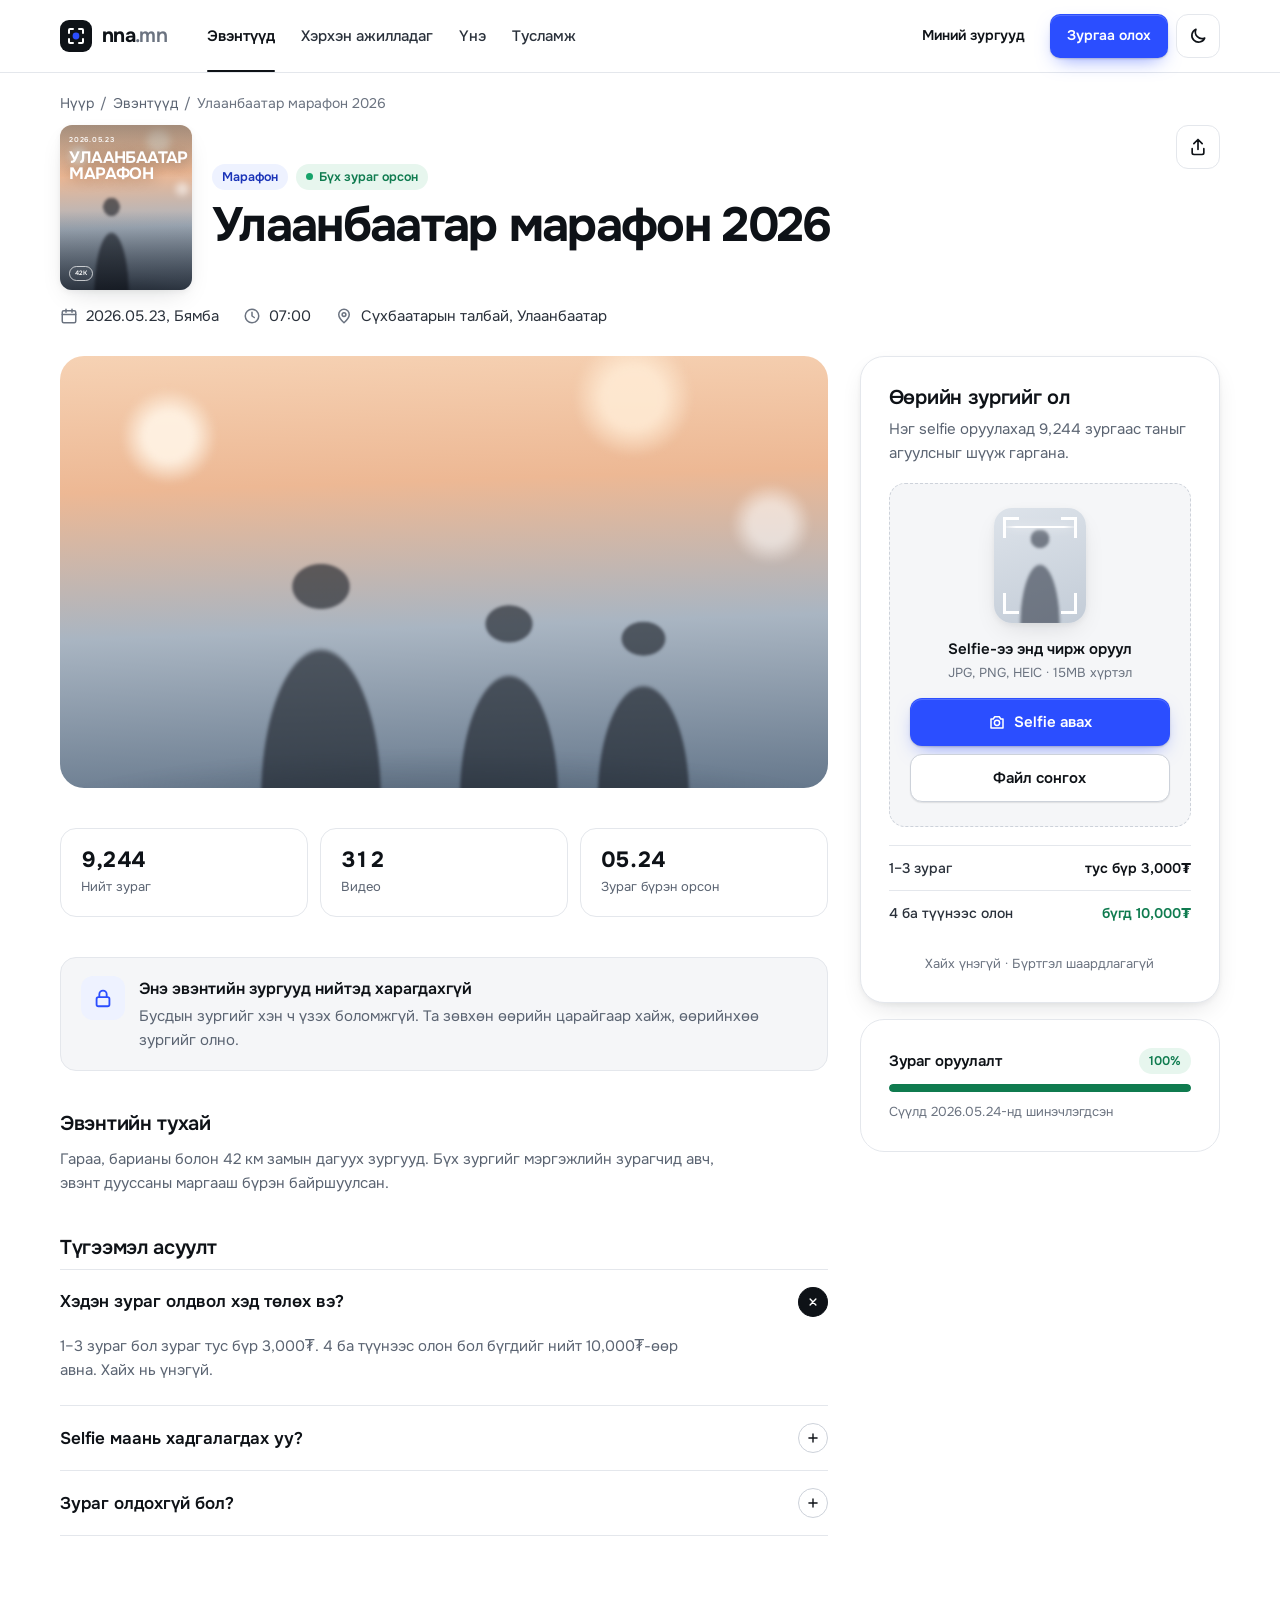
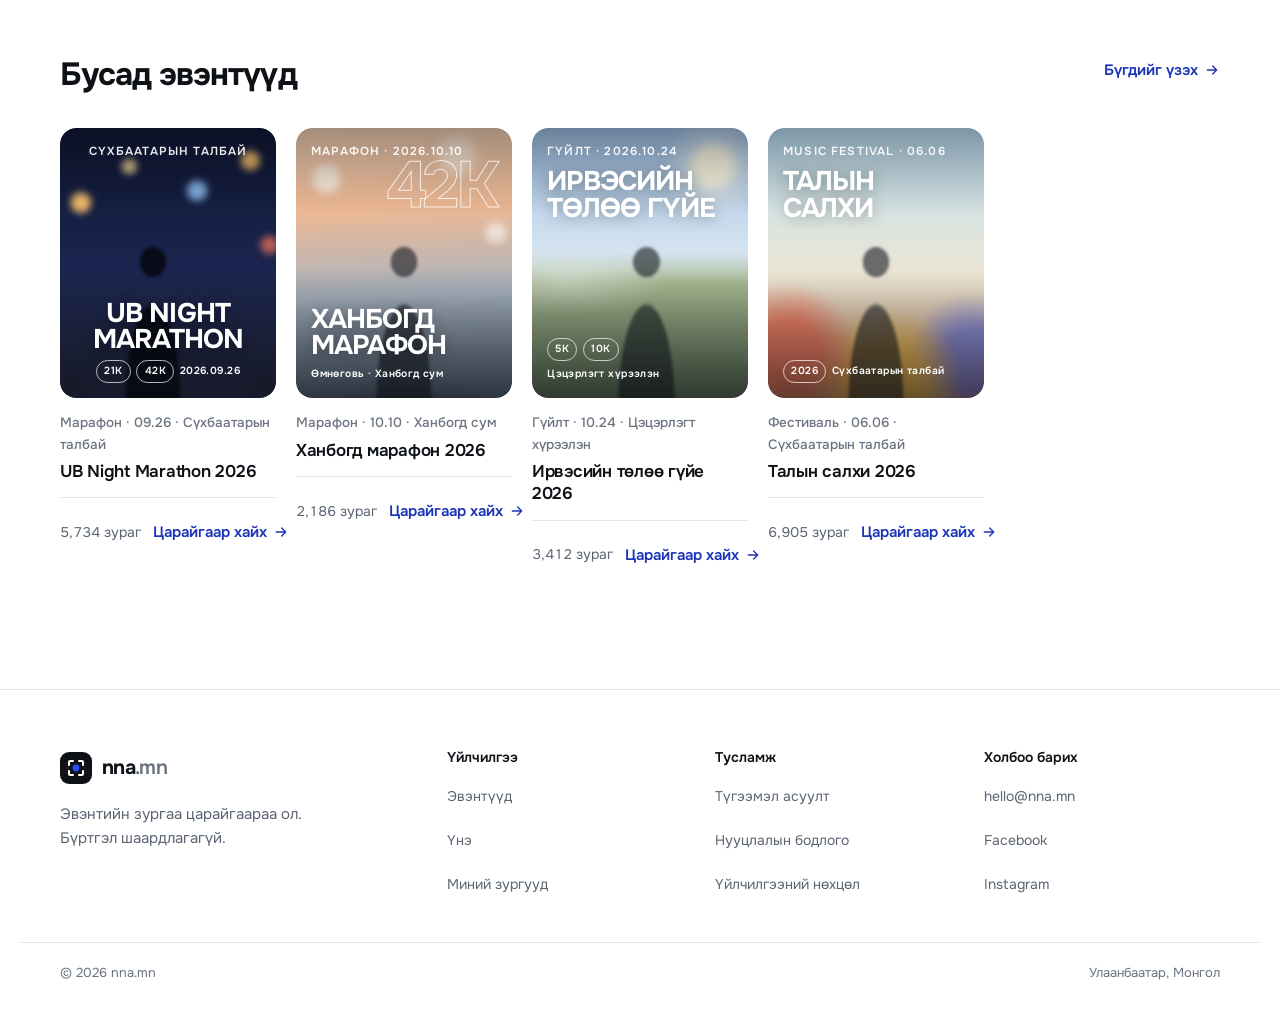
<file: event.html>
<!doctype html>
<html lang="mn">
<head>
<meta charset="utf-8">
<meta name="viewport" content="width=device-width, initial-scale=1, viewport-fit=cover">
<title>Улаанбаатар марафон 2026 · nna.mn</title>
<meta name="description" content="Марафон, тоглолт, төгсөлтийн зургуудаас өөрийнхөө зургийг нэг selfie-ээр олж ав. Бүртгэл шаардлагагүй.">
<meta name="theme-color" content="#FFFFFF" media="(prefers-color-scheme: light)">
<meta name="theme-color" content="#0B0E13" media="(prefers-color-scheme: dark)">
<meta property="og:title" content="Улаанбаатар марафон 2026 · nna.mn">
<meta property="og:description" content="Марафон, тоглолт, төгсөлтийн зургуудаас өөрийнхөө зургийг нэг selfie-ээр олж ав. Бүртгэл шаардлагагүй.">
<meta property="og:type" content="website">
<meta property="og:image" content="https://nna.mn/assets/og.png">
<meta name="twitter:card" content="summary_large_image">
<link rel="icon" href="assets/favicon.svg" type="image/svg+xml">
<link rel="apple-touch-icon" href="assets/apple-touch-icon.png">
<link rel="manifest" href="manifest.webmanifest">
<script>(function(){try{var t=localStorage.getItem('nna-theme');if(t!=='dark'&&t!=='light')t=matchMedia('(prefers-color-scheme: dark)').matches?'dark':'light';document.documentElement.setAttribute('data-theme',t)}catch(e){}})();</script>
<link rel="preload" href="assets/fonts/onest-cyrillic.woff2" as="font" type="font/woff2" crossorigin>
<link rel="preload" href="assets/fonts/onest-cyrillic-ext.woff2" as="font" type="font/woff2" crossorigin>
<link rel="preload" href="assets/fonts/onest-latin.woff2" as="font" type="font/woff2" crossorigin>
<link rel="stylesheet" href="assets/ui.css">
<link rel="stylesheet" href="assets/site.css">
</head>
<body>
<div class="app">

  <header class="hdr">
    <div class="wrap">
      <a class="logo" href="index.html" aria-label="nna.mn нүүр"><svg width="32" height="32" viewBox="0 0 32 32" aria-hidden="true"><rect width="32" height="32" rx="9" fill="#0E1217"/><path d="M9 13v-3a1 1 0 0 1 1-1h3M19 9h3a1 1 0 0 1 1 1v3M23 19v3a1 1 0 0 1-1 1h-3M13 23h-3a1 1 0 0 1-1-1v-3" stroke="#fff" stroke-width="2" stroke-linecap="round" fill="none"/><circle cx="16" cy="16" r="3.4" fill="#2B4EFF"/></svg><span class="word">nna<span class="tld">.mn</span></span></a>
      <nav class="nav" aria-label="Үндсэн цэс">
        <a href="index.html#events" aria-current="page">Эвэнтүүд</a>
        <a href="index.html#how">Хэрхэн ажилладаг</a>
        <a href="index.html#price">Үнэ</a>
        <a href="index.html#faq">Тусламж</a>
        <a class="mnav" href="library.html">Миний зургууд</a>
        <button class="mnav mtheme theme-btn" type="button"><svg class="i-moon" width="20" height="20" viewBox="0 0 24 24" fill="none" stroke="currentColor" stroke-width="2" stroke-linecap="round" stroke-linejoin="round" aria-hidden="true"><path d="M20 14.5A8 8 0 0 1 9.5 4a8 8 0 1 0 10.5 10.5z"/></svg><svg class="i-sun" width="20" height="20" viewBox="0 0 24 24" fill="none" stroke="currentColor" stroke-width="2" stroke-linecap="round" aria-hidden="true"><circle cx="12" cy="12" r="4"/><path d="M12 2v2M12 20v2M4.9 4.9l1.4 1.4M17.7 17.7l1.4 1.4M2 12h2M20 12h2M4.9 19.1l1.4-1.4M17.7 6.3l1.4-1.4"/></svg><span class="t">Харанхуй горим</span></button>
      </nav>
      <div class="hdr-r">
        <a class="btn btn-ghost btn-sm hide-m" href="library.html">Миний зургууд</a>
        <a class="btn btn-pri btn-sm hide-m" href="upload.html">Зургаа олох</a>
        <button class="icon-btn theme-btn hide-m" type="button" aria-label="Өнгөний горим солих"><svg class="i-moon" width="20" height="20" viewBox="0 0 24 24" fill="none" stroke="currentColor" stroke-width="2" stroke-linecap="round" stroke-linejoin="round" aria-hidden="true"><path d="M20 14.5A8 8 0 0 1 9.5 4a8 8 0 1 0 10.5 10.5z"/></svg><svg class="i-sun" width="20" height="20" viewBox="0 0 24 24" fill="none" stroke="currentColor" stroke-width="2" stroke-linecap="round" aria-hidden="true"><circle cx="12" cy="12" r="4"/><path d="M12 2v2M12 20v2M4.9 4.9l1.4 1.4M17.7 17.7l1.4 1.4M2 12h2M20 12h2M4.9 19.1l1.4-1.4M17.7 6.3l1.4-1.4"/></svg></button>
        <a class="icon-btn m-lib" href="library.html" aria-label="Миний зургууд"><svg width="20" height="20" viewBox="0 0 24 24" fill="none" stroke="currentColor" stroke-width="2" stroke-linecap="round" stroke-linejoin="round" aria-hidden="true"><rect x="3" y="3" width="18" height="18" rx="3"/><circle cx="9" cy="9" r="1.6"/><path d="m21 15-5-5L5 21"/></svg></a>
        <button class="icon-btn menu" type="button" aria-label="Цэс нээх"><svg width="20" height="20" viewBox="0 0 24 24" fill="none" stroke="currentColor" stroke-width="2" stroke-linecap="round" aria-hidden="true"><path d="M4 7h16M4 12h16M4 17h16"/></svg></button>
      </div>
    </div>
  </header>

  <main>
    <div class="wrap" style="padding-top: 8px">
      <nav class="crumbs" aria-label="Байршил"><a href="index.html">Нүүр</a><span aria-hidden="true">/</span><a href="index.html#events">Эвэнтүүд</a><span aria-hidden="true">/</span><span aria-current="page">Улаанбаатар марафон 2026</span></nav>
      <div class="ev-head">
        <div class="ev-id">
          <div class="poster ph m-dawn x26 pv-top" aria-hidden="true"><span class="pin"><span class="pk">2026.05.23</span><span class="ptl">Улаанбаатар марафон</span><span class="pf"><i>42K</i></span></span></div>
          <div class="tx">
            <div class="row" style="flex-wrap: wrap; gap: 8px"><span class="badge b-blue">Марафон</span><span class="badge b-ok"><span class="dot ok"></span>Бүх зураг орсон</span></div>
            <h1 class="h1">Улаанбаатар марафон 2026</h1>
          </div>
          <button class="icon-btn share" type="button" data-share aria-label="Эвэнтийг хуваалцах"><svg width="20" height="20" viewBox="0 0 24 24" fill="none" stroke="currentColor" stroke-width="2" stroke-linecap="round" stroke-linejoin="round" aria-hidden="true"><path d="M12 3v12M7 8l5-5 5 5M5 14v5a2 2 0 0 0 2 2h10a2 2 0 0 0 2-2v-5"/></svg></button>
        </div>
        <div class="metas">
          <span><svg width="18" height="18" viewBox="0 0 24 24" fill="none" stroke="currentColor" stroke-width="2" stroke-linecap="round" stroke-linejoin="round" aria-hidden="true"><rect x="3" y="5" width="18" height="16" rx="2"/><path d="M3 10h18M8 3v4M16 3v4"/></svg>2026.05.23, Бямба</span>
          <span><svg width="18" height="18" viewBox="0 0 24 24" fill="none" stroke="currentColor" stroke-width="2" stroke-linecap="round" stroke-linejoin="round" aria-hidden="true"><circle cx="12" cy="12" r="9"/><path d="M12 7v5l3 2"/></svg>07:00</span>
          <span><svg width="18" height="18" viewBox="0 0 24 24" fill="none" stroke="currentColor" stroke-width="2" stroke-linecap="round" stroke-linejoin="round" aria-hidden="true"><path d="M12 21s7-6.2 7-11a7 7 0 0 0-14 0c0 4.8 7 11 7 11z"/><circle cx="12" cy="10" r="2.5"/></svg>Сүхбаатарын талбай, Улаанбаатар</span>
        </div>
      </div>

      <div class="layout">
        <div class="main">
          <div class="cover ph m-dawn x26 hide-m" style="--w: 16%; --h: 56%"><span class="fig" style="--x: 52%; --w: 13%; --h: 46%"></span><span class="fig" style="--x: 70%; --w: 12%; --h: 42%"></span></div>
          <dl class="facts">
            <div class="fact"><dt>Нийт зураг</dt><dd class="tnum">9,244</dd></div>
            <div class="fact"><dt>Видео</dt><dd class="tnum">312</dd></div>
            <div class="fact"><dt>Зураг бүрэн орсон</dt><dd class="tnum">05.24</dd></div>
          </dl>
          <div class="notice">
            <span class="ico"><svg width="22" height="22" viewBox="0 0 24 24" fill="none" stroke="currentColor" stroke-width="2" stroke-linecap="round" stroke-linejoin="round" aria-hidden="true"><rect x="5" y="11" width="14" height="10" rx="2"/><path d="M8 11V8a4 4 0 0 1 8 0v3"/></svg></span>
            <div><b>Энэ эвэнтийн зургууд нийтэд харагдахгүй</b><p class="p">Бусдын зургийг хэн ч үзэх боломжгүй. Та зөвхөн өөрийн царайгаар хайж, өөрийнхөө зургийг олно.</p></div>
          </div>
          <section class="stack" style="gap: 10px">
            <h2 class="h3">Эвэнтийн тухай</h2>
            <p class="p" style="max-width: 680px">Гараа, барианы болон 42 км замын дагуух зургууд. Бүх зургийг мэргэжлийн зурагчид авч, эвэнт дууссаны маргааш бүрэн байршуулсан.</p>
          </section>
          <section class="stack" style="gap: 8px">
            <h2 class="h3">Түгээмэл асуулт</h2>
            <div class="acc">
              <details open><summary>Хэдэн зураг олдвол хэд төлөх вэ?<span class="pm"><svg width="14" height="14" viewBox="0 0 24 24" fill="none" stroke="currentColor" stroke-width="2.4" stroke-linecap="round" aria-hidden="true"><path d="M12 5v14M5 12h14"/></svg></span></summary><p>1–3 зураг бол зураг тус бүр 3,000₮. 4 ба түүнээс олон бол бүгдийг нийт 10,000₮-өөр авна. Хайх нь үнэгүй.</p></details>
              <details><summary>Selfie маань хадгалагдах уу?<span class="pm"><svg width="14" height="14" viewBox="0 0 24 24" fill="none" stroke="currentColor" stroke-width="2.4" stroke-linecap="round" aria-hidden="true"><path d="M12 5v14M5 12h14"/></svg></span></summary><p>Үгүй. Selfie зөвхөн энэ хайлтад ашиглагдаж, 24 цагийн дотор автоматаар устгагдана.</p></details>
              <details><summary>Зураг олдохгүй бол?<span class="pm"><svg width="14" height="14" viewBox="0 0 24 24" fill="none" stroke="currentColor" stroke-width="2.4" stroke-linecap="round" aria-hidden="true"><path d="M12 5v14M5 12h14"/></svg></span></summary><p>Илүү гэрэлтэй, нүүр бүтэн харагдах selfie-ээр дахин хайгаарай. Төлбөр зөвхөн олдсон зурагт л ногдоно.</p></details>
            </div>
          </section>
        </div>

        <aside class="side m-first">
          <div class="card pad sh stack" style="gap: 18px">
            <div class="stack" style="gap: 6px">
              <h2 class="h3">Өөрийн зургийг ол</h2>
              <p class="p">Нэг selfie оруулахад 9,244 зургаас таныг агуулсныг шүүж гаргана.</p>
            </div>
            <div class="drop">
              <div class="frame ph m-studio" aria-hidden="true"><span class="corners"></span><span class="scanline w"></span></div>
              <div class="stack" style="gap: 2px"><b style="font-size: 15px; font-weight: 600"><span class="t-ptr">Selfie-ээ энд чирж оруул</span><span class="t-touch">Нүүр тод харагдах selfie</span></b><span class="cap">JPG, PNG, HEIC · 15MB хүртэл</span></div>
              <div class="btns">
                <a class="btn btn-pri" href="upload.html"><svg width="18" height="18" viewBox="0 0 24 24" fill="none" stroke="currentColor" stroke-width="2" stroke-linecap="round" stroke-linejoin="round" aria-hidden="true"><path d="M4 8h3l2-3h6l2 3h3v12H4z"/><circle cx="12" cy="13" r="3.5"/></svg>Selfie авах</a>
                <a class="btn btn-line" href="upload.html">Файл сонгох</a>
              </div>
            </div>
            <table class="pt">
              <caption class="sr">Үнэ</caption>
              <tr><th scope="row">1–3 зураг</th><td>тус бүр 3,000₮</td></tr>
              <tr class="best"><th scope="row">4 ба түүнээс олон</th><td>бүгд 10,000₮</td></tr>
            </table>
            <span class="cap" style="text-align: center">Хайх үнэгүй · Бүртгэл шаардлагагүй</span>
          </div>
          <div class="card pad stack" style="gap: 10px">
            <div class="between"><b style="font-size: 15px; font-weight: 600">Зураг оруулалт</b><span class="badge b-ok">100%</span></div>
            <div class="progress" role="progressbar" aria-label="Зураг оруулалт" aria-valuemin="0" aria-valuemax="100" aria-valuenow="100"><i style="width: 100%"></i></div>
            <span class="cap">Сүүлд 2026.05.24-нд шинэчлэгдсэн</span>
          </div>
        </aside>
      </div>
    </div>

    <section class="sec">
      <div class="wrap">
        <div class="sec-head">
          <div class="t"><h2 class="h2" style="font-size: clamp(24px, 2.6vw, 32px)">Бусад эвэнтүүд</h2></div>
          <a class="link" href="index.html#events">Бүгдийг үзэх<svg width="16" height="16" viewBox="0 0 24 24" fill="none" stroke="currentColor" stroke-width="2" stroke-linecap="round" stroke-linejoin="round" aria-hidden="true"><path d="M5 12h14M13 6l6 6-6 6"/></svg></a>
        </div>
        <div class="grid-ev sm">
          <article class="ev" data-cat="Марафон">
            <div class="cov pc"><div class="poster ph m-night x30 pv-c" aria-hidden="true"><span class="pin"><span class="pk">Сүхбаатарын талбай</span><span class="ptl">UB Night Marathon</span><span class="pf"><i>21K</i><i>42K</i>2026.09.26</span></span></div></div>
            <div class="bd"><span class="cat">Марафон · 09.26 · Сүхбаатарын талбай</span><h3><a href="event.html">UB Night Marathon 2026</a></h3></div>
            <div class="foot"><span class="cnt tnum">5,734 зураг</span><a class="link" href="upload.html">Царайгаар хайх<svg width="16" height="16" viewBox="0 0 24 24" fill="none" stroke="currentColor" stroke-width="2" stroke-linecap="round" stroke-linejoin="round" aria-hidden="true"><path d="M5 12h14M13 6l6 6-6 6"/></svg></a></div>
          </article>
          <article class="ev" data-cat="Марафон">
            <div class="cov pc"><div class="poster ph m-dawn x56" aria-hidden="true"><span class="pin"><span class="pk">Марафон · 2026.10.10</span><span class="pn">42K</span><span class="ptl">Ханбогд марафон</span><span class="pf">Өмнөговь · Ханбогд сум</span></span></div></div>
            <div class="bd"><span class="cat">Марафон · 10.10 · Ханбогд сум</span><h3><a href="event.html">Ханбогд марафон 2026</a></h3></div>
            <div class="foot"><span class="cnt tnum">2,186 зураг</span><a class="link" href="upload.html">Царайгаар хайх<svg width="16" height="16" viewBox="0 0 24 24" fill="none" stroke="currentColor" stroke-width="2" stroke-linecap="round" stroke-linejoin="round" aria-hidden="true"><path d="M5 12h14M13 6l6 6-6 6"/></svg></a></div>
          </article>
          <article class="ev" data-cat="Гүйлт">
            <div class="cov pc"><div class="poster ph m-day x40 pv-top" aria-hidden="true"><span class="pin"><span class="pk">Гүйлт · 2026.10.24</span><span class="ptl">Ирвэсийн төлөө гүйе</span><span class="pf"><i>5K</i><i>10K</i>Цэцэрлэгт хүрээлэн</span></span></div></div>
            <div class="bd"><span class="cat">Гүйлт · 10.24 · Цэцэрлэгт хүрээлэн</span><h3><a href="event.html">Ирвэсийн төлөө гүйе 2026</a></h3></div>
            <div class="foot"><span class="cnt tnum">3,412 зураг</span><a class="link" href="upload.html">Царайгаар хайх<svg width="16" height="16" viewBox="0 0 24 24" fill="none" stroke="currentColor" stroke-width="2" stroke-linecap="round" stroke-linejoin="round" aria-hidden="true"><path d="M5 12h14M13 6l6 6-6 6"/></svg></a></div>
          </article>
          <article class="ev" data-cat="Фестиваль">
            <div class="cov pc"><div class="poster ph m-fest x50 pv-top" aria-hidden="true"><span class="pin"><span class="pk">Music festival · 06.06</span><span class="ptl">Талын салхи</span><span class="pf"><i>2026</i>Сүхбаатарын талбай</span></span></div></div>
            <div class="bd"><span class="cat">Фестиваль · 06.06 · Сүхбаатарын талбай</span><h3><a href="event.html">Талын салхи 2026</a></h3></div>
            <div class="foot"><span class="cnt tnum">6,905 зураг</span><a class="link" href="upload.html">Царайгаар хайх<svg width="16" height="16" viewBox="0 0 24 24" fill="none" stroke="currentColor" stroke-width="2" stroke-linecap="round" stroke-linejoin="round" aria-hidden="true"><path d="M5 12h14M13 6l6 6-6 6"/></svg></a></div>
          </article>
        </div>
      </div>
    </section>
  </main>

  <div class="mbar" data-watch=".drop">
    <span class="tx"><b>3,000₮-өөс</b>Хайх үнэгүй</span>
    <a class="btn btn-pri" href="upload.html">Царайгаар хайх</a>
  </div>

  <footer class="ftr">
    <div class="wrap ftr-in">
      <div class="ftr-brand">
        <a class="logo" href="index.html" aria-label="nna.mn нүүр"><svg width="32" height="32" viewBox="0 0 32 32" aria-hidden="true"><rect width="32" height="32" rx="9" fill="#0E1217"/><path d="M9 13v-3a1 1 0 0 1 1-1h3M19 9h3a1 1 0 0 1 1 1v3M23 19v3a1 1 0 0 1-1 1h-3M13 23h-3a1 1 0 0 1-1-1v-3" stroke="#fff" stroke-width="2" stroke-linecap="round" fill="none"/><circle cx="16" cy="16" r="3.4" fill="#2B4EFF"/></svg><span class="word">nna<span class="tld">.mn</span></span></a>
        <p class="p">Эвэнтийн зургаа царайгаараа ол. Бүртгэл шаардлагагүй.</p>
      </div>
      <nav class="ftr-col" aria-label="Үйлчилгээ"><span class="h">Үйлчилгээ</span><a href="index.html#events">Эвэнтүүд</a><a href="index.html#price">Үнэ</a><a href="library.html">Миний зургууд</a></nav>
      <nav class="ftr-col" aria-label="Тусламж"><span class="h">Тусламж</span><a href="index.html#faq">Түгээмэл асуулт</a><a href="#">Нууцлалын бодлого</a><a href="#">Үйлчилгээний нөхцөл</a></nav>
      <div class="ftr-col"><span class="h">Холбоо барих</span><a href="mailto:hello@nna.mn">hello@nna.mn</a><a href="#">Facebook</a><a href="#">Instagram</a></div>
    </div>
    <div class="wrap ftr-bot"><span>© 2026 nna.mn</span><span>Улаанбаатар, Монгол</span></div>
  </footer>

</div>
<script src="assets/app.js" defer></script>
</body>
</html>
</file>
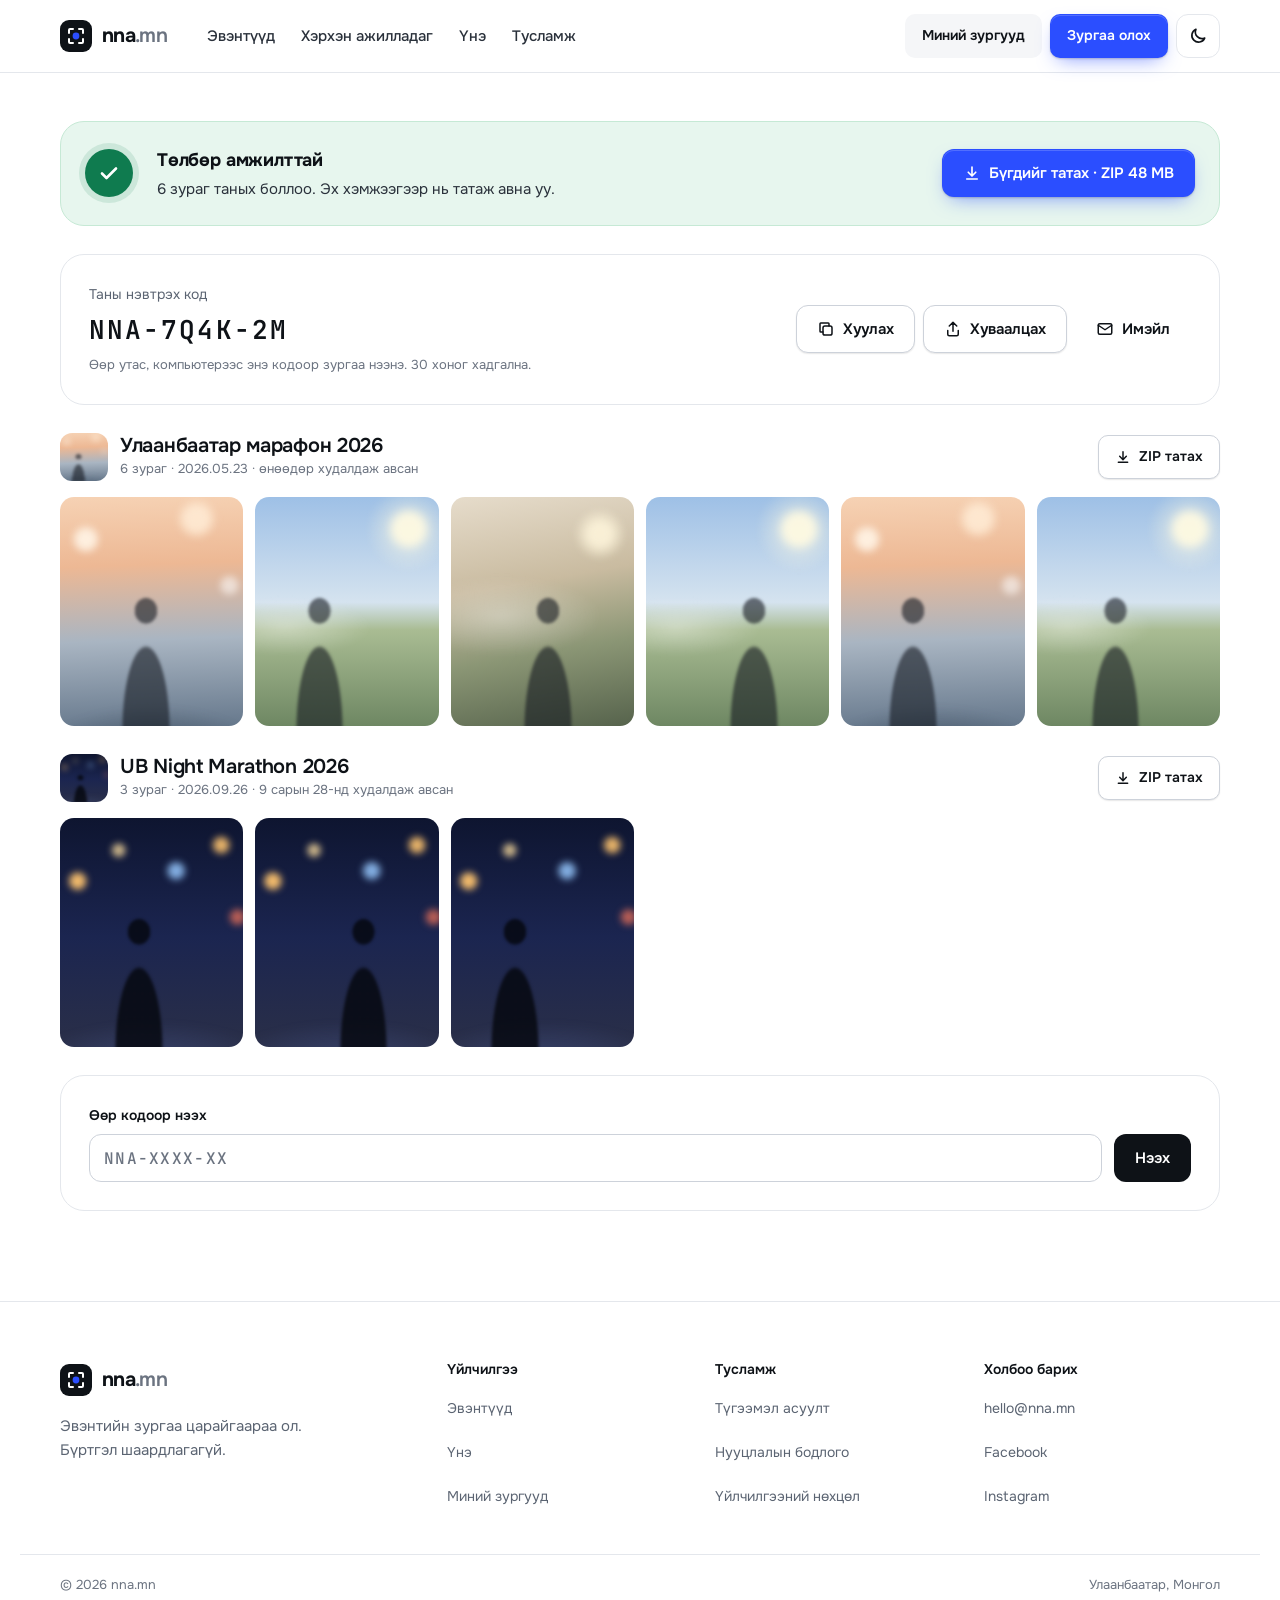
<file: library.html>
<!doctype html>
<html lang="mn">
<head>
<meta charset="utf-8">
<meta name="viewport" content="width=device-width, initial-scale=1, viewport-fit=cover">
<title>Миний зургууд · nna.mn</title>
<meta name="description" content="Марафон, тоглолт, төгсөлтийн зургуудаас өөрийнхөө зургийг нэг selfie-ээр олж ав. Бүртгэл шаардлагагүй.">
<meta name="theme-color" content="#FFFFFF" media="(prefers-color-scheme: light)">
<meta name="theme-color" content="#0B0E13" media="(prefers-color-scheme: dark)">
<meta property="og:title" content="Миний зургууд · nna.mn">
<meta property="og:description" content="Марафон, тоглолт, төгсөлтийн зургуудаас өөрийнхөө зургийг нэг selfie-ээр олж ав. Бүртгэл шаардлагагүй.">
<meta property="og:type" content="website">
<meta property="og:image" content="https://nna.mn/assets/og.png">
<meta name="twitter:card" content="summary_large_image">
<link rel="icon" href="assets/favicon.svg" type="image/svg+xml">
<link rel="apple-touch-icon" href="assets/apple-touch-icon.png">
<link rel="manifest" href="manifest.webmanifest">
<script>(function(){try{var t=localStorage.getItem('nna-theme');if(t!=='dark'&&t!=='light')t=matchMedia('(prefers-color-scheme: dark)').matches?'dark':'light';document.documentElement.setAttribute('data-theme',t)}catch(e){}})();</script>
<link rel="preload" href="assets/fonts/onest-cyrillic.woff2" as="font" type="font/woff2" crossorigin>
<link rel="preload" href="assets/fonts/onest-cyrillic-ext.woff2" as="font" type="font/woff2" crossorigin>
<link rel="preload" href="assets/fonts/onest-latin.woff2" as="font" type="font/woff2" crossorigin>
<link rel="stylesheet" href="assets/ui.css">
<link rel="stylesheet" href="assets/site.css">
</head>
<body>
<div class="app">

  <header class="hdr">
    <div class="wrap">
      <a class="logo" href="index.html" aria-label="nna.mn нүүр"><svg width="32" height="32" viewBox="0 0 32 32" aria-hidden="true"><rect width="32" height="32" rx="9" fill="#0E1217"/><path d="M9 13v-3a1 1 0 0 1 1-1h3M19 9h3a1 1 0 0 1 1 1v3M23 19v3a1 1 0 0 1-1 1h-3M13 23h-3a1 1 0 0 1-1-1v-3" stroke="#fff" stroke-width="2" stroke-linecap="round" fill="none"/><circle cx="16" cy="16" r="3.4" fill="#2B4EFF"/></svg><span class="word">nna<span class="tld">.mn</span></span></a>
      <nav class="nav" aria-label="Үндсэн цэс">
        <a href="index.html#events">Эвэнтүүд</a>
        <a href="index.html#how">Хэрхэн ажилладаг</a>
        <a href="index.html#price">Үнэ</a>
        <a href="index.html#faq">Тусламж</a>
        <a class="mnav" href="library.html">Миний зургууд</a>
        <button class="mnav mtheme theme-btn" type="button"><svg class="i-moon" width="20" height="20" viewBox="0 0 24 24" fill="none" stroke="currentColor" stroke-width="2" stroke-linecap="round" stroke-linejoin="round" aria-hidden="true"><path d="M20 14.5A8 8 0 0 1 9.5 4a8 8 0 1 0 10.5 10.5z"/></svg><svg class="i-sun" width="20" height="20" viewBox="0 0 24 24" fill="none" stroke="currentColor" stroke-width="2" stroke-linecap="round" aria-hidden="true"><circle cx="12" cy="12" r="4"/><path d="M12 2v2M12 20v2M4.9 4.9l1.4 1.4M17.7 17.7l1.4 1.4M2 12h2M20 12h2M4.9 19.1l1.4-1.4M17.7 6.3l1.4-1.4"/></svg><span class="t">Харанхуй горим</span></button>
      </nav>
      <div class="hdr-r">
        <a class="btn btn-ghost btn-sm hide-m" href="library.html" aria-current="page" style="background: var(--bg2)">Миний зургууд</a>
        <a class="btn btn-pri btn-sm hide-m" href="index.html#events">Зургаа олох</a>
        <button class="icon-btn theme-btn hide-m" type="button" aria-label="Өнгөний горим солих"><svg class="i-moon" width="20" height="20" viewBox="0 0 24 24" fill="none" stroke="currentColor" stroke-width="2" stroke-linecap="round" stroke-linejoin="round" aria-hidden="true"><path d="M20 14.5A8 8 0 0 1 9.5 4a8 8 0 1 0 10.5 10.5z"/></svg><svg class="i-sun" width="20" height="20" viewBox="0 0 24 24" fill="none" stroke="currentColor" stroke-width="2" stroke-linecap="round" aria-hidden="true"><circle cx="12" cy="12" r="4"/><path d="M12 2v2M12 20v2M4.9 4.9l1.4 1.4M17.7 17.7l1.4 1.4M2 12h2M20 12h2M4.9 19.1l1.4-1.4M17.7 6.3l1.4-1.4"/></svg></button>
        <a class="icon-btn m-lib" href="library.html" aria-label="Миний зургууд" aria-current="page"><svg width="20" height="20" viewBox="0 0 24 24" fill="none" stroke="currentColor" stroke-width="2" stroke-linecap="round" stroke-linejoin="round" aria-hidden="true"><rect x="3" y="3" width="18" height="18" rx="3"/><circle cx="9" cy="9" r="1.6"/><path d="m21 15-5-5L5 21"/></svg></a>
        <button class="icon-btn menu" type="button" aria-label="Цэс нээх"><svg width="20" height="20" viewBox="0 0 24 24" fill="none" stroke="currentColor" stroke-width="2" stroke-linecap="round" aria-hidden="true"><path d="M4 7h16M4 12h16M4 17h16"/></svg></button>
      </div>
    </div>
  </header>

  <main class="flow" style="max-width: 1240px">
    <div class="success">
      <span class="ic"><svg width="24" height="24" viewBox="0 0 24 24" fill="none" stroke="currentColor" stroke-width="2.6" stroke-linecap="round" stroke-linejoin="round" aria-hidden="true"><path d="m5 12.5 4.5 4.5L19 7.5"/></svg></span>
      <div class="tx"><b>Төлбөр амжилттай</b><span>6 зураг таных боллоо. Эх хэмжээгээр нь татаж авна уу.</span></div>
      <div class="acts"><button class="btn btn-pri only-m" type="button" data-save="all"><svg width="18" height="18" viewBox="0 0 24 24" fill="none" stroke="currentColor" stroke-width="2" stroke-linecap="round" stroke-linejoin="round" aria-hidden="true"><path d="M12 3v12M7 8l5-5 5 5M5 14v5a2 2 0 0 0 2 2h10a2 2 0 0 0 2-2v-5"/></svg>Утсандаа хадгалах · 6 зураг</button><a class="btn btn-pri only-d" href="#"><svg width="18" height="18" viewBox="0 0 24 24" fill="none" stroke="currentColor" stroke-width="2.2" stroke-linecap="round" stroke-linejoin="round" aria-hidden="true"><path d="M12 4v11M7 11l5 5 5-5M5 20h14"/></svg>Бүгдийг татах · ZIP 48 MB</a></div>
    </div>

    <div class="card pad codebox">
      <div class="stack" style="gap: 4px">
        <span class="small">Таны нэвтрэх код</span>
        <span class="code" id="code">NNA-7Q4K-2M</span>
        <span class="cap">Өөр утас, компьютерээс энэ кодоор зургаа нээнэ. 30 хоног хадгална.</span>
      </div>
      <div class="row" style="flex-wrap: wrap; gap: 8px">
        <button class="btn btn-line" type="button" data-copy><svg width="18" height="18" viewBox="0 0 24 24" fill="none" stroke="currentColor" stroke-width="2" stroke-linecap="round" stroke-linejoin="round" aria-hidden="true"><rect x="8" y="8" width="12" height="12" rx="2.5"/><path d="M16 8V5a1 1 0 0 0-1-1H5a1 1 0 0 0-1 1v10a1 1 0 0 0 1 1h3"/></svg>Хуулах</button>
        <button class="btn btn-line" type="button" data-share-code><svg width="18" height="18" viewBox="0 0 24 24" fill="none" stroke="currentColor" stroke-width="2" stroke-linecap="round" stroke-linejoin="round" aria-hidden="true"><path d="M12 3v12M7 8l5-5 5 5M5 14v5a2 2 0 0 0 2 2h10a2 2 0 0 0 2-2v-5"/></svg>Хуваалцах</button>
        <button class="btn btn-ghost" type="button" data-email><svg width="18" height="18" viewBox="0 0 24 24" fill="none" stroke="currentColor" stroke-width="2" stroke-linecap="round" stroke-linejoin="round" aria-hidden="true"><rect x="3" y="5" width="18" height="14" rx="2"/><path d="m3 7 9 6 9-6"/></svg>Имэйл</button>
      </div>
    </div>

    <section class="grp">
      <div class="grp-h">
        <div class="row"><span class="ph m-dawn x26" aria-hidden="true"></span><div class="stack" style="gap: 0"><h1 class="h3">Улаанбаатар марафон 2026</h1><span class="cap">6 зураг · 2026.05.23 · өнөөдөр худалдаж авсан</span></div></div>
        <button class="btn btn-line btn-sm only-m" type="button" data-save="6"><svg width="16" height="16" viewBox="0 0 24 24" fill="none" stroke="currentColor" stroke-width="2" stroke-linecap="round" stroke-linejoin="round" aria-hidden="true"><path d="M12 3v12M7 8l5-5 5 5M5 14v5a2 2 0 0 0 2 2h10a2 2 0 0 0 2-2v-5"/></svg>Утсандаа хадгалах</button>
        <a class="btn btn-line btn-sm only-d" href="#"><svg width="16" height="16" viewBox="0 0 24 24" fill="none" stroke="currentColor" stroke-width="2.2" stroke-linecap="round" stroke-linejoin="round" aria-hidden="true"><path d="M12 4v11M7 11l5 5 5-5M5 20h14"/></svg>ZIP татах</a>
      </div>
      <div class="lgrid">
        <div class="lt ph m-dawn x34"><button class="lt-open" type="button" aria-label="1-р зургийг томруулж харах"></button><button class="dl" type="button" aria-label="1-р зургийг татах"><svg width="18" height="18" viewBox="0 0 24 24" fill="none" stroke="currentColor" stroke-width="2.2" stroke-linecap="round" stroke-linejoin="round" aria-hidden="true"><path d="M12 4v11M7 11l5 5 5-5M5 20h14"/></svg></button></div>
        <div class="lt ph m-day x22"><button class="lt-open" type="button" aria-label="2-р зургийг томруулж харах"></button><button class="dl" type="button" aria-label="2-р зургийг татах"><svg width="18" height="18" viewBox="0 0 24 24" fill="none" stroke="currentColor" stroke-width="2.2" stroke-linecap="round" stroke-linejoin="round" aria-hidden="true"><path d="M12 4v11M7 11l5 5 5-5M5 20h14"/></svg></button></div>
        <div class="lt ph m-trail x40"><button class="lt-open" type="button" aria-label="3-р зургийг томруулж харах"></button><button class="dl" type="button" aria-label="3-р зургийг татах"><svg width="18" height="18" viewBox="0 0 24 24" fill="none" stroke="currentColor" stroke-width="2.2" stroke-linecap="round" stroke-linejoin="round" aria-hidden="true"><path d="M12 4v11M7 11l5 5 5-5M5 20h14"/></svg></button></div>
        <div class="lt ph m-day x46"><button class="lt-open" type="button" aria-label="4-р зургийг томруулж харах"></button><button class="dl" type="button" aria-label="4-р зургийг татах"><svg width="18" height="18" viewBox="0 0 24 24" fill="none" stroke="currentColor" stroke-width="2.2" stroke-linecap="round" stroke-linejoin="round" aria-hidden="true"><path d="M12 4v11M7 11l5 5 5-5M5 20h14"/></svg></button></div>
        <div class="lt ph m-dawn x26"><button class="lt-open" type="button" aria-label="5-р зургийг томруулж харах"></button><button class="dl" type="button" aria-label="5-р зургийг татах"><svg width="18" height="18" viewBox="0 0 24 24" fill="none" stroke="currentColor" stroke-width="2.2" stroke-linecap="round" stroke-linejoin="round" aria-hidden="true"><path d="M12 4v11M7 11l5 5 5-5M5 20h14"/></svg></button></div>
        <div class="lt ph m-day x30"><button class="lt-open" type="button" aria-label="6-р зургийг томруулж харах"></button><button class="dl" type="button" aria-label="6-р зургийг татах"><svg width="18" height="18" viewBox="0 0 24 24" fill="none" stroke="currentColor" stroke-width="2.2" stroke-linecap="round" stroke-linejoin="round" aria-hidden="true"><path d="M12 4v11M7 11l5 5 5-5M5 20h14"/></svg></button></div>
      </div>
    </section>

    <section class="grp">
      <div class="grp-h">
        <div class="row"><span class="ph m-night x30" aria-hidden="true"></span><div class="stack" style="gap: 0"><h2 class="h3">UB Night Marathon 2026</h2><span class="cap">3 зураг · 2026.09.26 · 9 сарын 28-нд худалдаж авсан</span></div></div>
        <button class="btn btn-line btn-sm only-m" type="button" data-save="3"><svg width="16" height="16" viewBox="0 0 24 24" fill="none" stroke="currentColor" stroke-width="2" stroke-linecap="round" stroke-linejoin="round" aria-hidden="true"><path d="M12 3v12M7 8l5-5 5 5M5 14v5a2 2 0 0 0 2 2h10a2 2 0 0 0 2-2v-5"/></svg>Утсандаа хадгалах</button>
        <a class="btn btn-line btn-sm only-d" href="#"><svg width="16" height="16" viewBox="0 0 24 24" fill="none" stroke="currentColor" stroke-width="2.2" stroke-linecap="round" stroke-linejoin="round" aria-hidden="true"><path d="M12 4v11M7 11l5 5 5-5M5 20h14"/></svg>ZIP татах</a>
      </div>
      <div class="lgrid">
        <div class="lt ph m-night x30"><button class="lt-open" type="button" aria-label="1-р зургийг томруулж харах"></button><button class="dl" type="button" aria-label="1-р зургийг татах"><svg width="18" height="18" viewBox="0 0 24 24" fill="none" stroke="currentColor" stroke-width="2.2" stroke-linecap="round" stroke-linejoin="round" aria-hidden="true"><path d="M12 4v11M7 11l5 5 5-5M5 20h14"/></svg></button></div>
        <div class="lt ph m-night x46"><button class="lt-open" type="button" aria-label="2-р зургийг томруулж харах"></button><button class="dl" type="button" aria-label="2-р зургийг татах"><svg width="18" height="18" viewBox="0 0 24 24" fill="none" stroke="currentColor" stroke-width="2.2" stroke-linecap="round" stroke-linejoin="round" aria-hidden="true"><path d="M12 4v11M7 11l5 5 5-5M5 20h14"/></svg></button></div>
        <div class="lt ph m-night x22"><button class="lt-open" type="button" aria-label="3-р зургийг томруулж харах"></button><button class="dl" type="button" aria-label="3-р зургийг татах"><svg width="18" height="18" viewBox="0 0 24 24" fill="none" stroke="currentColor" stroke-width="2.2" stroke-linecap="round" stroke-linejoin="round" aria-hidden="true"><path d="M12 4v11M7 11l5 5 5-5M5 20h14"/></svg></button></div>
      </div>
    </section>

    <div class="card pad" style="display: flex; flex-wrap: wrap; align-items: flex-end; gap: 12px">
      <div class="field" style="flex: 1 1 260px">
        <label class="label" for="code-in">Өөр кодоор нээх</label>
        <input id="code-in" class="input" type="text" placeholder="NNA-XXXX-XX" autocomplete="off" autocapitalize="characters" autocorrect="off" spellcheck="false" enterkeyhint="go" maxlength="11" style="font-family: 'JetBrains Mono', ui-monospace, monospace; letter-spacing: 0.08em">
      </div>
      <button class="btn btn-dark" type="button" data-open-code>Нээх</button>
    </div>
  </main>

  <footer class="ftr">
    <div class="wrap ftr-in">
      <div class="ftr-brand">
        <a class="logo" href="index.html" aria-label="nna.mn нүүр"><svg width="32" height="32" viewBox="0 0 32 32" aria-hidden="true"><rect width="32" height="32" rx="9" fill="#0E1217"/><path d="M9 13v-3a1 1 0 0 1 1-1h3M19 9h3a1 1 0 0 1 1 1v3M23 19v3a1 1 0 0 1-1 1h-3M13 23h-3a1 1 0 0 1-1-1v-3" stroke="#fff" stroke-width="2" stroke-linecap="round" fill="none"/><circle cx="16" cy="16" r="3.4" fill="#2B4EFF"/></svg><span class="word">nna<span class="tld">.mn</span></span></a>
        <p class="p">Эвэнтийн зургаа царайгаараа ол. Бүртгэл шаардлагагүй.</p>
      </div>
      <nav class="ftr-col" aria-label="Үйлчилгээ"><span class="h">Үйлчилгээ</span><a href="index.html#events">Эвэнтүүд</a><a href="index.html#price">Үнэ</a><a href="library.html">Миний зургууд</a></nav>
      <nav class="ftr-col" aria-label="Тусламж"><span class="h">Тусламж</span><a href="index.html#faq">Түгээмэл асуулт</a><a href="#">Нууцлалын бодлого</a><a href="#">Үйлчилгээний нөхцөл</a></nav>
      <div class="ftr-col"><span class="h">Холбоо барих</span><a href="mailto:hello@nna.mn">hello@nna.mn</a><a href="#">Facebook</a><a href="#">Instagram</a></div>
    </div>
    <div class="wrap ftr-bot"><span>© 2026 nna.mn</span><span>Улаанбаатар, Монгол</span></div>
  </footer>

</div>
<script src="assets/app.js" defer></script>
</body>
</html>
</file>
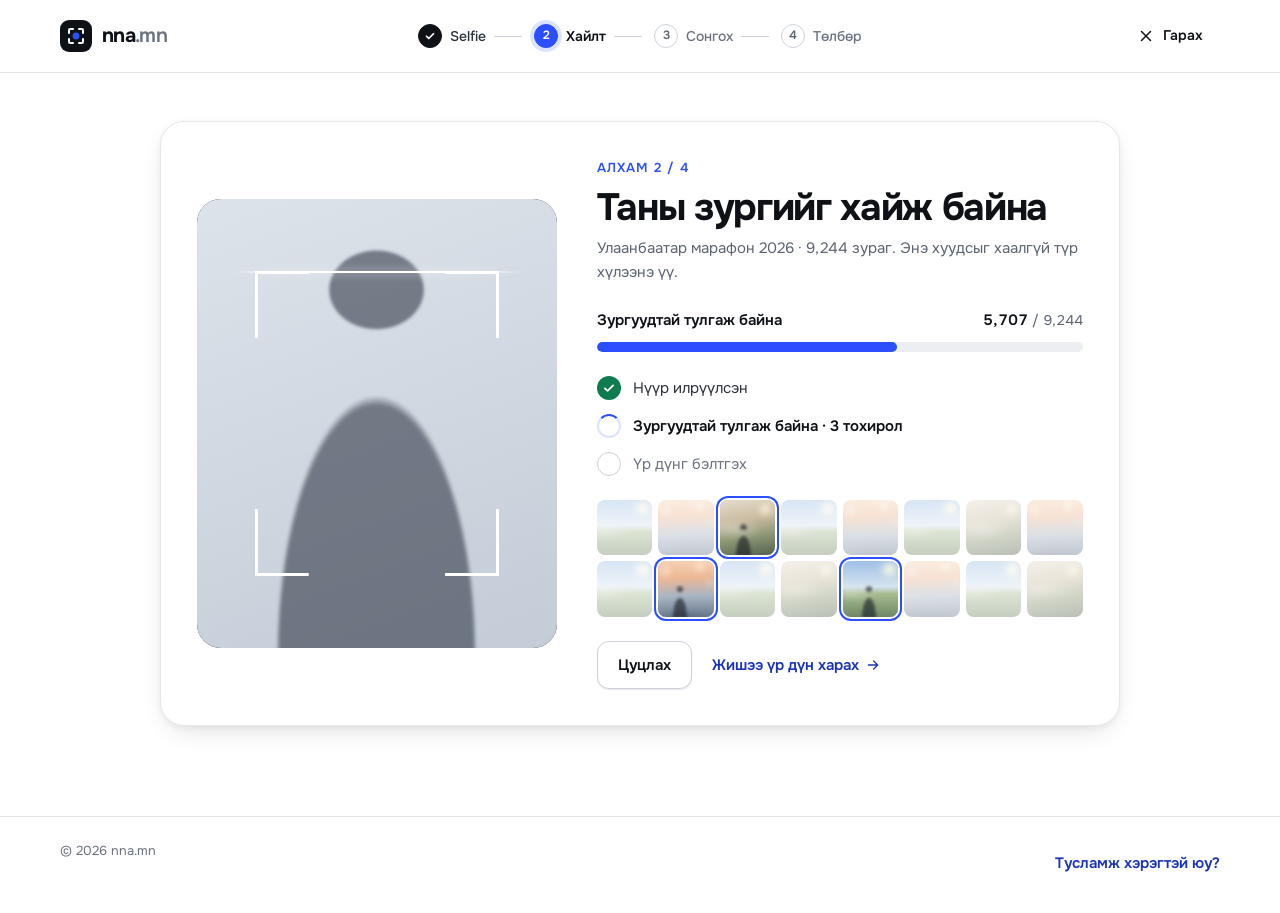
<file: matching.html>
<!doctype html>
<html lang="mn">
<head>
<meta charset="utf-8">
<meta name="viewport" content="width=device-width, initial-scale=1, viewport-fit=cover">
<title>Хайж байна · nna.mn</title>
<meta name="description" content="Марафон, тоглолт, төгсөлтийн зургуудаас өөрийнхөө зургийг нэг selfie-ээр олж ав. Бүртгэл шаардлагагүй.">
<meta name="theme-color" content="#FFFFFF" media="(prefers-color-scheme: light)">
<meta name="theme-color" content="#0B0E13" media="(prefers-color-scheme: dark)">
<meta property="og:title" content="Хайж байна · nna.mn">
<meta property="og:description" content="Марафон, тоглолт, төгсөлтийн зургуудаас өөрийнхөө зургийг нэг selfie-ээр олж ав. Бүртгэл шаардлагагүй.">
<meta property="og:type" content="website">
<meta property="og:image" content="https://nna.mn/assets/og.png">
<meta name="twitter:card" content="summary_large_image">
<link rel="icon" href="assets/favicon.svg" type="image/svg+xml">
<link rel="apple-touch-icon" href="assets/apple-touch-icon.png">
<link rel="manifest" href="manifest.webmanifest">
<script>(function(){try{var t=localStorage.getItem('nna-theme');if(t!=='dark'&&t!=='light')t=matchMedia('(prefers-color-scheme: dark)').matches?'dark':'light';document.documentElement.setAttribute('data-theme',t)}catch(e){}})();</script>
<link rel="preload" href="assets/fonts/onest-cyrillic.woff2" as="font" type="font/woff2" crossorigin>
<link rel="preload" href="assets/fonts/onest-cyrillic-ext.woff2" as="font" type="font/woff2" crossorigin>
<link rel="preload" href="assets/fonts/onest-latin.woff2" as="font" type="font/woff2" crossorigin>
<link rel="stylesheet" href="assets/ui.css">
<link rel="stylesheet" href="assets/site.css">
</head>
<body>
<div class="app">

  <header class="hdr fhdr">
    <div class="wrap">
      <a class="logo" href="index.html" aria-label="nna.mn нүүр"><svg width="32" height="32" viewBox="0 0 32 32" aria-hidden="true"><rect width="32" height="32" rx="9" fill="#0E1217"/><path d="M9 13v-3a1 1 0 0 1 1-1h3M19 9h3a1 1 0 0 1 1 1v3M23 19v3a1 1 0 0 1-1 1h-3M13 23h-3a1 1 0 0 1-1-1v-3" stroke="#fff" stroke-width="2" stroke-linecap="round" fill="none"/><circle cx="16" cy="16" r="3.4" fill="#2B4EFF"/></svg><span class="word">nna<span class="tld">.mn</span></span></a>
      <ol class="stepper" aria-label="Алхам">
        <li class="done"><span class="n"><svg width="12" height="12" viewBox="0 0 24 24" fill="none" stroke="currentColor" stroke-width="3.4" stroke-linecap="round" stroke-linejoin="round" aria-hidden="true"><path d="m5 12.5 4.5 4.5L19 7.5"/></svg></span><span class="lbl">Selfie</span></li>
        <li class="cur" aria-current="step"><span class="n">2</span><span class="lbl">Хайлт</span></li>
        <li><span class="n">3</span><span class="lbl">Сонгох</span></li>
        <li><span class="n">4</span><span class="lbl">Төлбөр</span></li>
      </ol>
      <a class="btn btn-ghost btn-sm exit" href="event.html"><svg width="18" height="18" viewBox="0 0 24 24" fill="none" stroke="currentColor" stroke-width="2" stroke-linecap="round" aria-hidden="true"><path d="M6 6l12 12M18 6 6 18"/></svg>Гарах</a>
    </div>
  </header>

  <main class="flow" style="max-width: 1040px">
    <div class="card sh match">
      <div class="viewport" aria-hidden="true">
        <div class="ph m-studio selfie"></div>
        <span class="corners"></span>
        <span class="scanline w"></span>
      </div>
      <div class="stack" style="gap: 24px">
        <div class="stack" style="gap: 8px">
          <span class="kicker">Алхам 2 / 4</span>
          <h1 class="h1" style="font-size: clamp(28px, 3vw, 38px)">Таны зургийг хайж байна</h1>
          <p class="p">Улаанбаатар марафон 2026 · 9,244 зураг. Энэ хуудсыг хаалгүй түр хүлээнэ үү.</p>
        </div>
        <div class="bigprog">
          <div class="between"><b>Зургуудтай тулгаж байна</b><span class="small tnum"><b class="pc" style="color: var(--ink)">3,120</b> / 9,244</span></div>
          <div class="bar" role="progressbar" aria-label="Хайлтын явц" aria-valuemin="0" aria-valuemax="100" aria-valuenow="34"><i></i></div>
        </div>
        <ul class="tick">
          <li class="done"><span class="ic"><svg width="14" height="14" viewBox="0 0 24 24" fill="none" stroke="currentColor" stroke-width="3" stroke-linecap="round" stroke-linejoin="round" aria-hidden="true"><path d="m5 12.5 4.5 4.5L19 7.5"/></svg></span>Нүүр илрүүлсэн</li>
          <li class="now"><span class="ic" aria-hidden="true"></span>Зургуудтай тулгаж байна · 3 тохирол</li>
          <li class="todo"><span class="ic" aria-hidden="true"></span>Үр дүнг бэлтгэх</li>
        </ul>
        <div class="stream" aria-hidden="true">
          <span class="ph m-day nofig"></span><span class="ph m-dawn nofig"></span><span class="ph m-trail x30 hitm"></span><span class="ph m-day nofig"></span><span class="ph m-dawn nofig"></span><span class="ph m-day nofig"></span><span class="ph m-trail nofig"></span><span class="ph m-dawn nofig"></span>
          <span class="ph m-day nofig"></span><span class="ph m-dawn x26 hitm"></span><span class="ph m-day nofig"></span><span class="ph m-trail nofig"></span><span class="ph m-day x34 hitm"></span><span class="ph m-dawn nofig"></span><span class="ph m-day nofig"></span><span class="ph m-trail nofig"></span>
        </div>
        <div class="row" style="flex-wrap: wrap; gap: 8px 20px">
          <a class="btn btn-line" href="upload.html">Цуцлах</a>
          <a class="link" href="results.html">Жишээ үр дүн харах<svg width="16" height="16" viewBox="0 0 24 24" fill="none" stroke="currentColor" stroke-width="2" stroke-linecap="round" stroke-linejoin="round" aria-hidden="true"><path d="M5 12h14M13 6l6 6-6 6"/></svg></a>
        </div>
      </div>
    </div>
  </main>

  <footer class="ftr"><div class="wrap ftr-mini"><span>© 2026 nna.mn</span><a class="link" href="mailto:hello@nna.mn">Тусламж хэрэгтэй юу?</a></div></footer>

</div>
<script src="assets/app.js" defer></script>
</body>
</html>
</file>
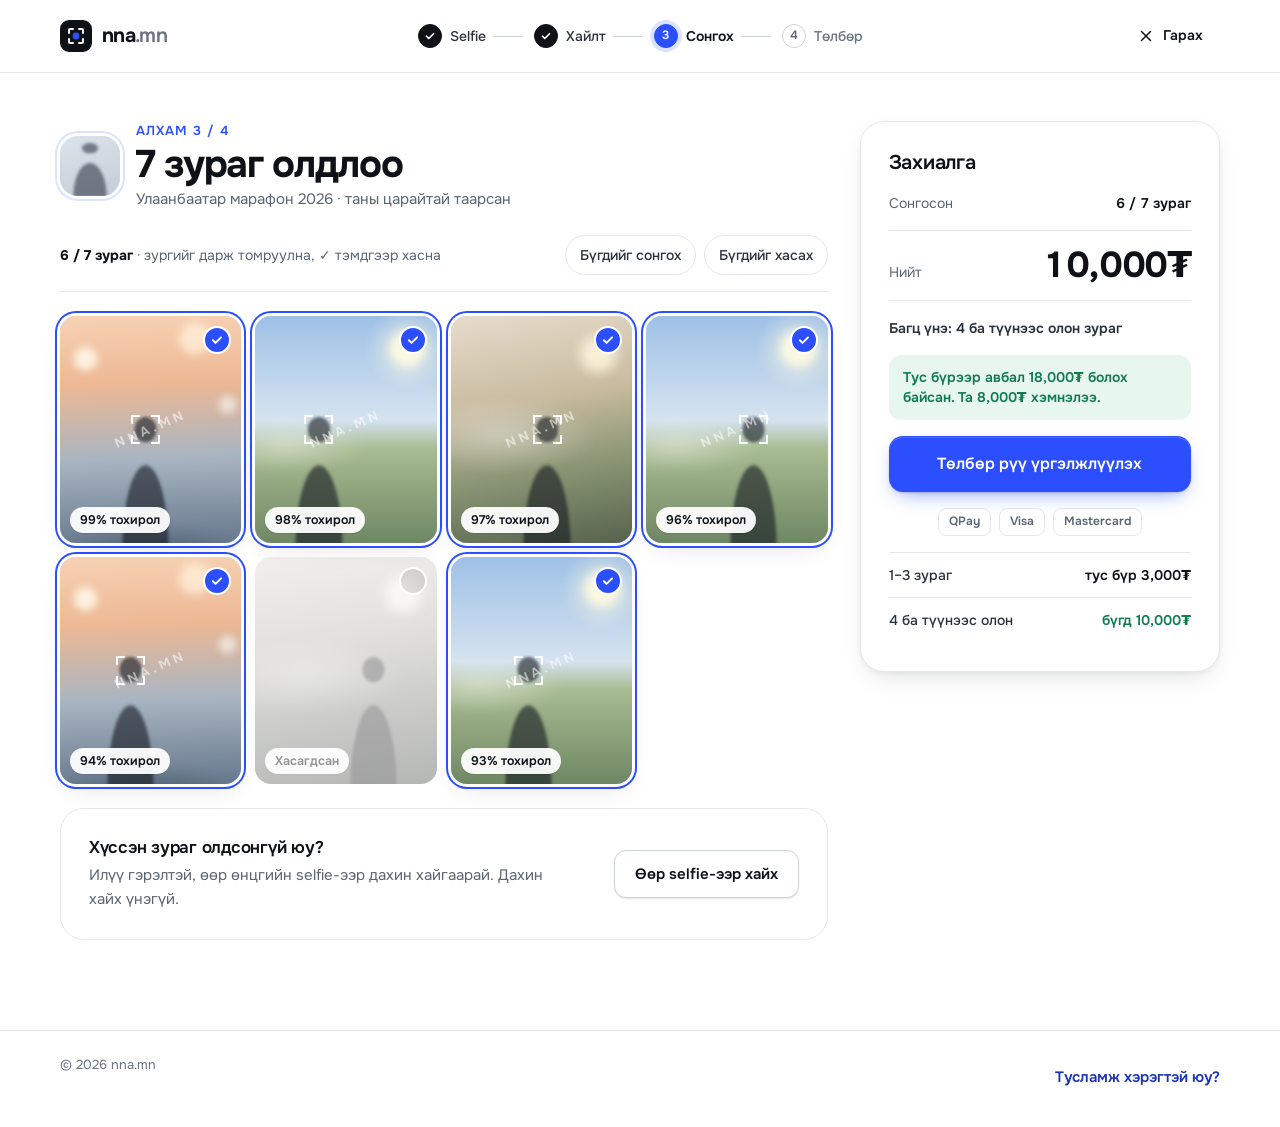
<file: results.html>
<!doctype html>
<html lang="mn">
<head>
<meta charset="utf-8">
<meta name="viewport" content="width=device-width, initial-scale=1, viewport-fit=cover">
<title>Зургаа сонгох · nna.mn</title>
<meta name="description" content="Марафон, тоглолт, төгсөлтийн зургуудаас өөрийнхөө зургийг нэг selfie-ээр олж ав. Бүртгэл шаардлагагүй.">
<meta name="theme-color" content="#FFFFFF" media="(prefers-color-scheme: light)">
<meta name="theme-color" content="#0B0E13" media="(prefers-color-scheme: dark)">
<meta property="og:title" content="Зургаа сонгох · nna.mn">
<meta property="og:description" content="Марафон, тоглолт, төгсөлтийн зургуудаас өөрийнхөө зургийг нэг selfie-ээр олж ав. Бүртгэл шаардлагагүй.">
<meta property="og:type" content="website">
<meta property="og:image" content="https://nna.mn/assets/og.png">
<meta name="twitter:card" content="summary_large_image">
<link rel="icon" href="assets/favicon.svg" type="image/svg+xml">
<link rel="apple-touch-icon" href="assets/apple-touch-icon.png">
<link rel="manifest" href="manifest.webmanifest">
<script>(function(){try{var t=localStorage.getItem('nna-theme');if(t!=='dark'&&t!=='light')t=matchMedia('(prefers-color-scheme: dark)').matches?'dark':'light';document.documentElement.setAttribute('data-theme',t)}catch(e){}})();</script>
<link rel="preload" href="assets/fonts/onest-cyrillic.woff2" as="font" type="font/woff2" crossorigin>
<link rel="preload" href="assets/fonts/onest-cyrillic-ext.woff2" as="font" type="font/woff2" crossorigin>
<link rel="preload" href="assets/fonts/onest-latin.woff2" as="font" type="font/woff2" crossorigin>
<link rel="stylesheet" href="assets/ui.css">
<link rel="stylesheet" href="assets/site.css">
</head>
<body>
<div class="app">

  <header class="hdr fhdr">
    <div class="wrap">
      <a class="logo" href="index.html" aria-label="nna.mn нүүр"><svg width="32" height="32" viewBox="0 0 32 32" aria-hidden="true"><rect width="32" height="32" rx="9" fill="#0E1217"/><path d="M9 13v-3a1 1 0 0 1 1-1h3M19 9h3a1 1 0 0 1 1 1v3M23 19v3a1 1 0 0 1-1 1h-3M13 23h-3a1 1 0 0 1-1-1v-3" stroke="#fff" stroke-width="2" stroke-linecap="round" fill="none"/><circle cx="16" cy="16" r="3.4" fill="#2B4EFF"/></svg><span class="word">nna<span class="tld">.mn</span></span></a>
      <ol class="stepper" aria-label="Алхам">
        <li class="done"><span class="n"><svg width="12" height="12" viewBox="0 0 24 24" fill="none" stroke="currentColor" stroke-width="3.4" stroke-linecap="round" stroke-linejoin="round" aria-hidden="true"><path d="m5 12.5 4.5 4.5L19 7.5"/></svg></span><span class="lbl">Selfie</span></li>
        <li class="done"><span class="n"><svg width="12" height="12" viewBox="0 0 24 24" fill="none" stroke="currentColor" stroke-width="3.4" stroke-linecap="round" stroke-linejoin="round" aria-hidden="true"><path d="m5 12.5 4.5 4.5L19 7.5"/></svg></span><span class="lbl">Хайлт</span></li>
        <li class="cur" aria-current="step"><span class="n">3</span><span class="lbl">Сонгох</span></li>
        <li><span class="n">4</span><span class="lbl">Төлбөр</span></li>
      </ol>
      <a class="btn btn-ghost btn-sm exit" href="event.html"><svg width="18" height="18" viewBox="0 0 24 24" fill="none" stroke="currentColor" stroke-width="2" stroke-linecap="round" aria-hidden="true"><path d="M6 6l12 12M18 6 6 18"/></svg>Гарах</a>
    </div>
  </header>

  <main class="flow" style="max-width: 1240px">
    <div class="layout">
      <section class="main" style="gap: 24px">
        <div class="who">
          <span class="avatar ph m-studio selfie" aria-hidden="true"></span>
          <div class="stack" style="gap: 2px">
            <span class="kicker">Алхам 3 / 4</span>
            <h1 class="h1" style="font-size: clamp(28px, 3vw, 40px)">7 зураг олдлоо</h1>
            <span class="p">Улаанбаатар марафон 2026 · таны царайтай таарсан</span>
          </div>
        </div>
        <div class="toolbar">
          <span class="small" aria-live="polite"><b style="color: var(--ink)"><span data-b="count"></span></b> · зургийг дарж томруулна, ✓ тэмдгээр хасна</span>
          <div class="row" style="gap: 8px">
            <button class="chip" type="button" data-act="all">Бүгдийг сонгох</button>
            <button class="chip" type="button" data-act="none">Бүгдийг хасах</button>
          </div>
        </div>
        <div class="pgrid" id="grid" aria-label="Олдсон зургууд"></div>
        <div class="card pad" style="display: flex; flex-wrap: wrap; align-items: center; justify-content: space-between; gap: 14px">
          <div class="stack" style="gap: 4px; flex: 1 1 280px">
            <h2 class="h3" style="font-size: 17px">Хүссэн зураг олдсонгүй юу?</h2>
            <p class="p">Илүү гэрэлтэй, өөр өнцгийн selfie-ээр дахин хайгаарай. Дахин хайх үнэгүй.</p>
          </div>
          <a class="btn btn-line" href="upload.html">Өөр selfie-ээр хайх</a>
        </div>
      </section>

      <aside class="side">
        <div class="card pad sh sum">
          <h2 class="h3">Захиалга</h2>
          <div class="between small"><span>Сонгосон</span><span class="tnum" style="color: var(--ink); font-weight: 600"><span data-b="count"></span></span></div>
          <div class="tot"><span class="small">Нийт</span><b class="tnum" aria-live="polite"><span data-b="price"></span></b></div>
          <span class="small" style="font-weight: 600; color: var(--ink2)"><span data-b="rule"></span></span>
          <span class="n-ok" data-b="savings"></span>
          <span class="n-up" data-b="upsell" hidden></span>
          <a class="btn btn-pri btn-lg btn-block" href="checkout.html">Төлбөр рүү үргэлжлүүлэх</a>
          <div class="paylogos"><span>QPay</span><span>Visa</span><span>Mastercard</span></div>
          <table class="pt">
            <caption class="sr">Үнийн дүрэм</caption>
            <tr><th scope="row">1–3 зураг</th><td>тус бүр 3,000₮</td></tr>
            <tr class="best"><th scope="row">4 ба түүнээс олон</th><td>бүгд 10,000₮</td></tr>
          </table>
        </div>
      </aside>
    </div>
  </main>

  <div class="mbar">
    <span class="tx"><b class="tnum"><span data-b="price"></span></b><span data-b="hint"></span></span>
    <a class="btn btn-pri" href="checkout.html">Үргэлжлүүлэх</a>
  </div>

  <footer class="ftr"><div class="wrap ftr-mini"><span>© 2026 nna.mn</span><a class="link" href="mailto:hello@nna.mn">Тусламж хэрэгтэй юу?</a></div></footer>

</div>
<script src="assets/app.js" defer></script>
</body>
</html>
</file>
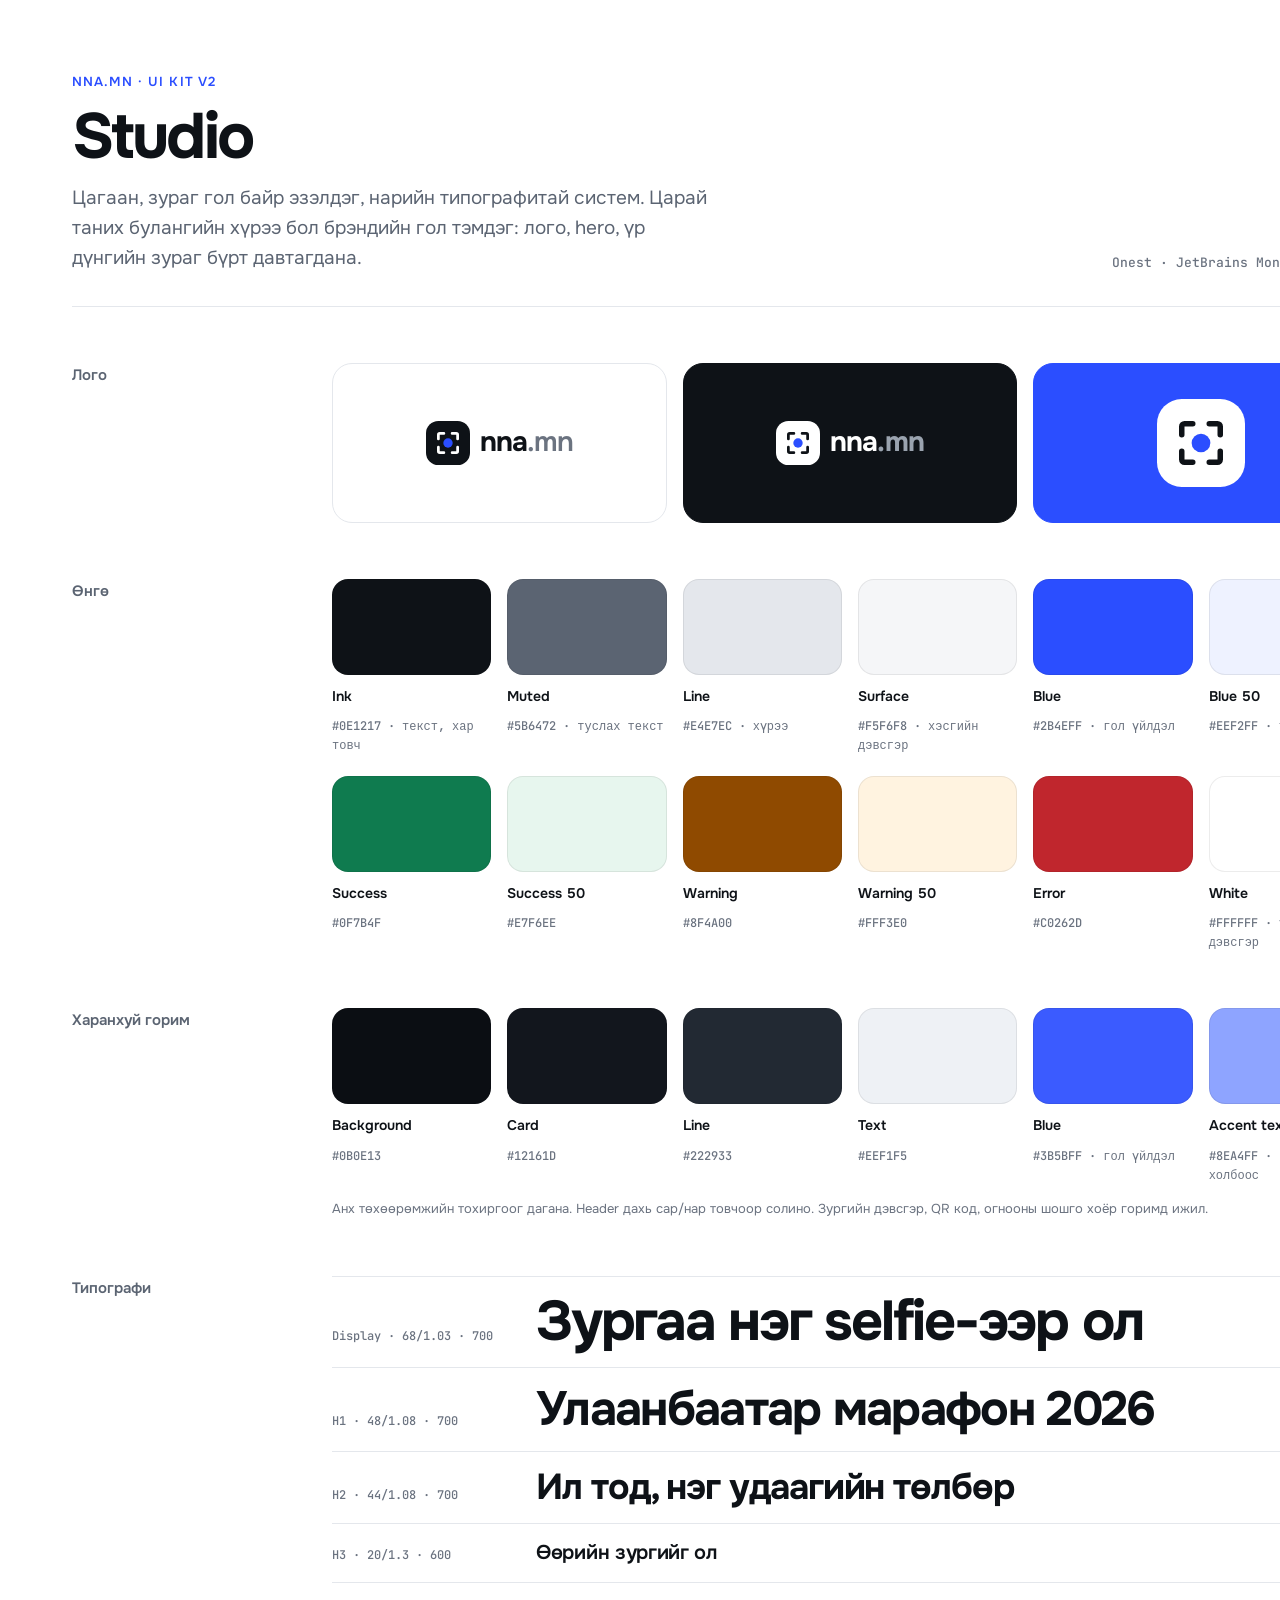
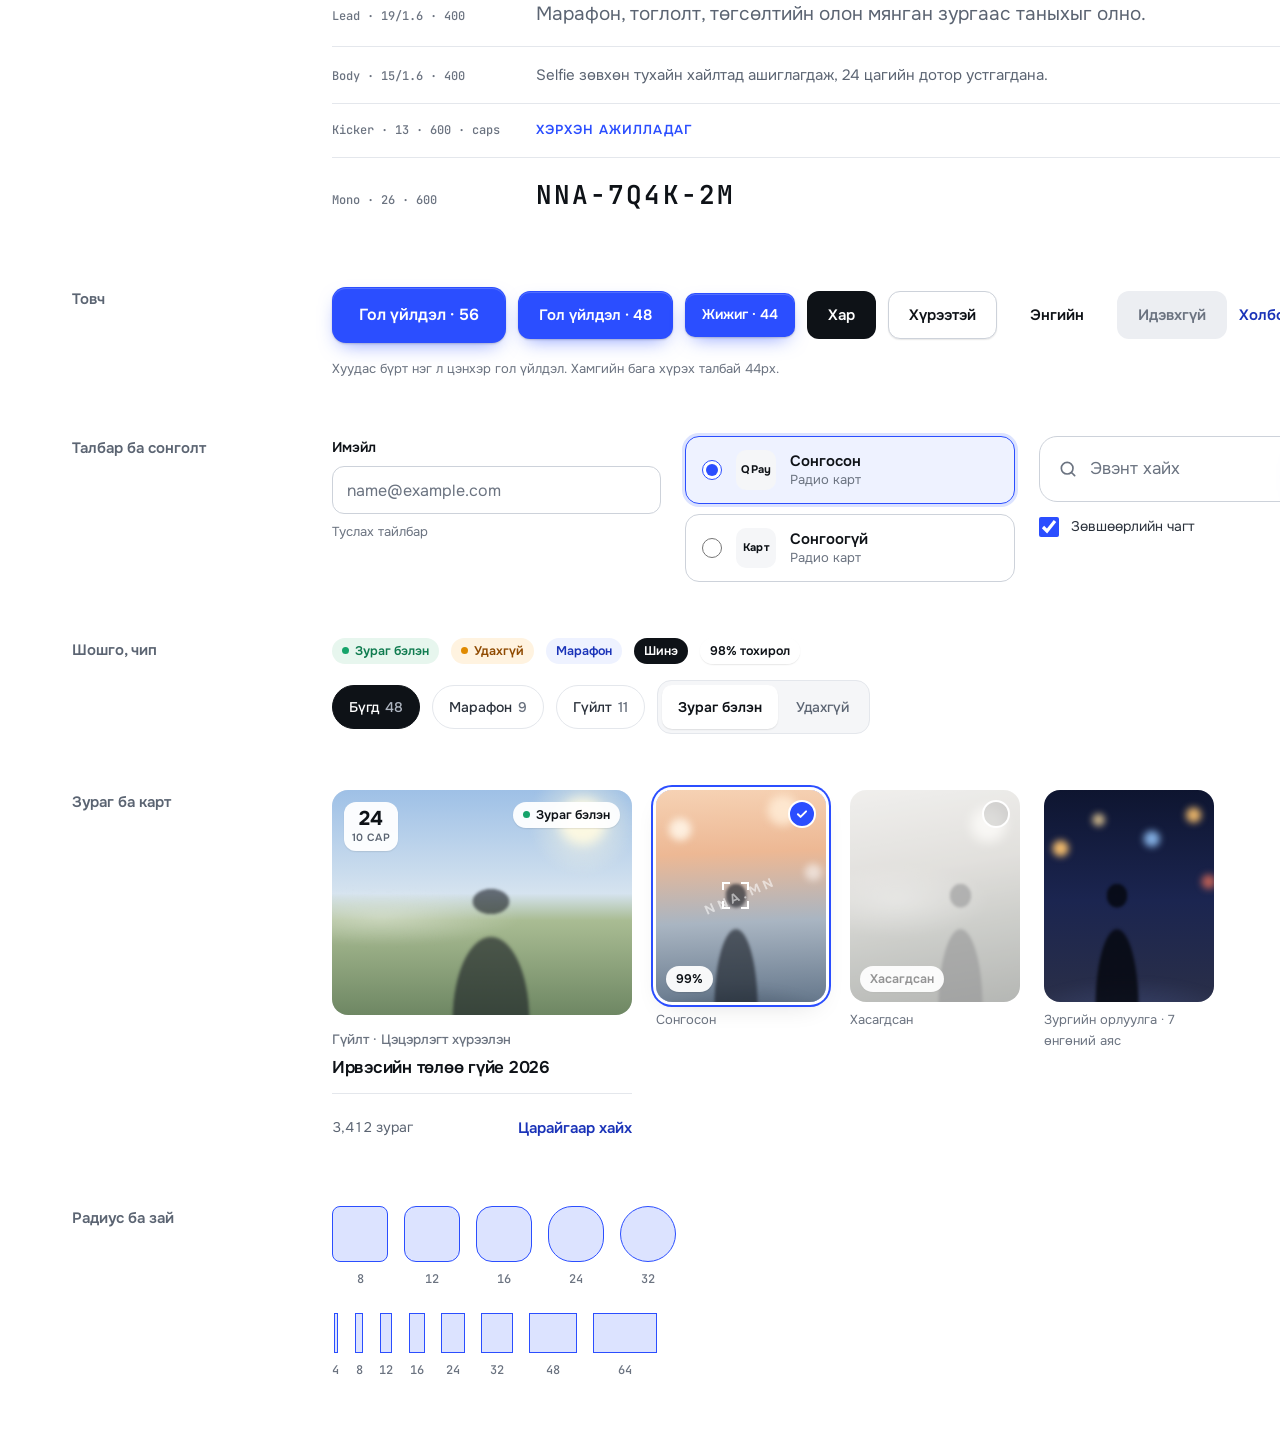
<file: ui-kit.html>
<!doctype html>
<html lang="mn" data-theme="light">
<head>
<meta charset="utf-8">
<meta name="viewport" content="width=1440">
<title>nna.mn — UI kit</title>
<meta name="description" content="Марафон, тоглолт, төгсөлтийн зургуудаас өөрийнхөө зургийг нэг selfie-ээр олж ав. Бүртгэл шаардлагагүй.">
<meta name="theme-color" content="#FFFFFF" media="(prefers-color-scheme: light)">
<meta name="theme-color" content="#0B0E13" media="(prefers-color-scheme: dark)">
<meta property="og:title" content="nna.mn — UI kit">
<meta property="og:description" content="Марафон, тоглолт, төгсөлтийн зургуудаас өөрийнхөө зургийг нэг selfie-ээр олж ав. Бүртгэл шаардлагагүй.">
<meta property="og:type" content="website">
<meta property="og:image" content="https://nna.mn/assets/og.png">
<meta name="twitter:card" content="summary_large_image">
<link rel="icon" href="assets/favicon.svg" type="image/svg+xml">
<link rel="apple-touch-icon" href="assets/apple-touch-icon.png">
<link rel="manifest" href="manifest.webmanifest">

<link rel="preload" href="assets/fonts/onest-cyrillic.woff2" as="font" type="font/woff2" crossorigin>
<link rel="preload" href="assets/fonts/onest-cyrillic-ext.woff2" as="font" type="font/woff2" crossorigin>
<link rel="preload" href="assets/fonts/onest-latin.woff2" as="font" type="font/woff2" crossorigin>
<link rel="stylesheet" href="assets/ui.css">
<link rel="stylesheet" href="assets/site.css">
</head>
<body>
<div class="sg">

  <div class="sg-h">
    <div class="stack" style="gap: 12px">
      <span class="kicker">nna.mn · UI kit v2</span>
      <h1 class="display" style="font-size: 64px">Studio</h1>
      <p class="lead" style="max-width: 640px">Цагаан, зураг гол байр эзэлдэг, нарийн типографитай систем. Царай таних булангийн хүрээ бол брэндийн гол тэмдэг: лого, hero, үр дүнгийн зураг бүрт давтагдана.</p>
    </div>
    <span class="cap" style="font-family: 'JetBrains Mono', monospace">Onest · JetBrains Mono · 2026.10</span>
  </div>

  <section class="sg-sec">
    <h2>Лого</h2>
    <div class="lockups">
      <div class="lockup"><span class="logo" style="font-size: 28px"><svg width="44" height="44" viewBox="0 0 32 32" aria-hidden="true"><rect width="32" height="32" rx="9" fill="#0E1217"/><path d="M9 13v-3a1 1 0 0 1 1-1h3M19 9h3a1 1 0 0 1 1 1v3M23 19v3a1 1 0 0 1-1 1h-3M13 23h-3a1 1 0 0 1-1-1v-3" stroke="#fff" stroke-width="2" stroke-linecap="round" fill="none"/><circle cx="16" cy="16" r="3.4" fill="#2B4EFF"/></svg><span>nna<span class="tld">.mn</span></span></span></div>
      <div class="lockup dk"><span class="logo" style="font-size: 28px"><svg width="44" height="44" viewBox="0 0 32 32" aria-hidden="true"><rect width="32" height="32" rx="9" fill="#fff"/><path d="M9 13v-3a1 1 0 0 1 1-1h3M19 9h3a1 1 0 0 1 1 1v3M23 19v3a1 1 0 0 1-1 1h-3M13 23h-3a1 1 0 0 1-1-1v-3" stroke="#0E1217" stroke-width="2" stroke-linecap="round" fill="none"/><circle cx="16" cy="16" r="3.4" fill="#2B4EFF"/></svg><span>nna<span style="color: #9AA3AF">.mn</span></span></span></div>
      <div class="lockup bl"><svg width="88" height="88" viewBox="0 0 32 32" aria-label="Апп дүрс" role="img"><rect width="32" height="32" rx="9" fill="#fff"/><path d="M9 13v-3a1 1 0 0 1 1-1h3M19 9h3a1 1 0 0 1 1 1v3M23 19v3a1 1 0 0 1-1 1h-3M13 23h-3a1 1 0 0 1-1-1v-3" stroke="#0E1217" stroke-width="2" stroke-linecap="round" fill="none"/><circle cx="16" cy="16" r="3.4" fill="#2B4EFF"/></svg></div>
    </div>
  </section>

  <section class="sg-sec">
    <h2>Өнгө</h2>
    <div class="stack" style="gap: 20px">
      <div class="sw-grid">
        <div class="sw"><span class="c" style="background: #0E1217"></span><b>Ink</b><span>#0E1217 · текст, хар товч</span></div>
        <div class="sw"><span class="c" style="background: #5B6472"></span><b>Muted</b><span>#5B6472 · туслах текст</span></div>
        <div class="sw"><span class="c" style="background: #E4E7EC"></span><b>Line</b><span>#E4E7EC · хүрээ</span></div>
        <div class="sw"><span class="c" style="background: #F5F6F8"></span><b>Surface</b><span>#F5F6F8 · хэсгийн дэвсгэр</span></div>
        <div class="sw"><span class="c" style="background: #2B4EFF"></span><b>Blue</b><span>#2B4EFF · гол үйлдэл</span></div>
        <div class="sw"><span class="c" style="background: #EEF2FF"></span><b>Blue 50</b><span>#EEF2FF · тэмдэглэгээ</span></div>
      </div>
      <div class="sw-grid">
        <div class="sw"><span class="c" style="background: #0F7B4F"></span><b>Success</b><span>#0F7B4F</span></div>
        <div class="sw"><span class="c" style="background: #E7F6EE"></span><b>Success 50</b><span>#E7F6EE</span></div>
        <div class="sw"><span class="c" style="background: #8F4A00"></span><b>Warning</b><span>#8F4A00</span></div>
        <div class="sw"><span class="c" style="background: #FFF3E0"></span><b>Warning 50</b><span>#FFF3E0</span></div>
        <div class="sw"><span class="c" style="background: #C0262D"></span><b>Error</b><span>#C0262D</span></div>
        <div class="sw"><span class="c" style="background: #FFFFFF"></span><b>White</b><span>#FFFFFF · үндсэн дэвсгэр</span></div>
      </div>
    </div>
  </section>

  <section class="sg-sec">
    <h2>Харанхуй горим</h2>
    <div class="stack" style="gap: 14px">
      <div class="sw-grid">
        <div class="sw"><span class="c" style="background: #0B0E13"></span><b>Background</b><span>#0B0E13</span></div>
        <div class="sw"><span class="c" style="background: #12161D"></span><b>Card</b><span>#12161D</span></div>
        <div class="sw"><span class="c" style="background: #222933"></span><b>Line</b><span>#222933</span></div>
        <div class="sw"><span class="c" style="background: #EEF1F5"></span><b>Text</b><span>#EEF1F5</span></div>
        <div class="sw"><span class="c" style="background: #3B5BFF"></span><b>Blue</b><span>#3B5BFF · гол үйлдэл</span></div>
        <div class="sw"><span class="c" style="background: #8EA4FF"></span><b>Accent text</b><span>#8EA4FF · kicker, холбоос</span></div>
      </div>
      <p class="cap" style="margin: 0">Анх төхөөрөмжийн тохиргоог дагана. Header дахь сар/нар товчоор солино. Зургийн дэвсгэр, QR код, огнооны шошго хоёр горимд ижил.</p>
    </div>
  </section>

  <section class="sg-sec">
    <h2>Типографи</h2>
    <div class="ts">
      <div class="r"><span>Display · 68/1.03 · 700</span><span class="display" style="font-size: 56px">Зургаа нэг selfie-ээр ол</span></div>
      <div class="r"><span>H1 · 48/1.08 · 700</span><span class="h1">Улаанбаатар марафон 2026</span></div>
      <div class="r"><span>H2 · 44/1.08 · 700</span><span class="h2" style="font-size: 36px">Ил тод, нэг удаагийн төлбөр</span></div>
      <div class="r"><span>H3 · 20/1.3 · 600</span><span class="h3">Өөрийн зургийг ол</span></div>
      <div class="r"><span>Lead · 19/1.6 · 400</span><span class="lead">Марафон, тоглолт, төгсөлтийн олон мянган зургаас таныхыг олно.</span></div>
      <div class="r"><span>Body · 15/1.6 · 400</span><span class="p">Selfie зөвхөн тухайн хайлтад ашиглагдаж, 24 цагийн дотор устгагдана.</span></div>
      <div class="r"><span>Kicker · 13 · 600 · caps</span><span class="kicker">Хэрхэн ажилладаг</span></div>
      <div class="r"><span>Mono · 26 · 600</span><span class="code">NNA-7Q4K-2M</span></div>
    </div>
  </section>

  <section class="sg-sec">
    <h2>Товч</h2>
    <div class="stack" style="gap: 16px">
      <div class="sg-row">
        <span class="btn btn-pri btn-lg">Гол үйлдэл · 56</span>
        <span class="btn btn-pri">Гол үйлдэл · 48</span>
        <span class="btn btn-pri btn-sm">Жижиг · 44</span>
        <span class="btn btn-dark">Хар</span>
        <span class="btn btn-line">Хүрээтэй</span>
        <span class="btn btn-ghost">Энгийн</span>
        <span class="btn" aria-disabled="true">Идэвхгүй</span>
        <span class="link">Холбоос<svg width="16" height="16" viewBox="0 0 24 24" fill="none" stroke="currentColor" stroke-width="2" stroke-linecap="round" stroke-linejoin="round" aria-hidden="true"><path d="M5 12h14M13 6l6 6-6 6"/></svg></span>
      </div>
      <p class="cap" style="margin: 0">Хуудас бүрт нэг л цэнхэр гол үйлдэл. Хамгийн бага хүрэх талбай 44px.</p>
    </div>
  </section>

  <section class="sg-sec">
    <h2>Талбар ба сонголт</h2>
    <div class="sg-cols">
      <div class="field"><label class="label" for="sg-1">Имэйл</label><input id="sg-1" class="input" placeholder="name@example.com"><span class="hint">Туслах тайлбар</span></div>
      <div class="stack" style="gap: 10px"><label class="rc"><input type="radio" name="sg" checked><span class="pi">QPay</span><span class="tx"><b>Сонгосон</b><span>Радио карт</span></span></label><label class="rc"><input type="radio" name="sg"><span class="pi">Карт</span><span class="tx"><b>Сонгоогүй</b><span>Радио карт</span></span></label></div>
      <div class="stack" style="gap: 14px"><div class="searchbar" style="box-shadow: none"><svg width="20" height="20" viewBox="0 0 24 24" fill="none" stroke="#6B7380" stroke-width="2" stroke-linecap="round" aria-hidden="true"><circle cx="11" cy="11" r="7"/><path d="m20 20-3.5-3.5"/></svg><label class="sr" for="sg-2">Хайх</label><input id="sg-2" placeholder="Эвэнт хайх"><span class="btn btn-pri btn-sm">Хайх</span></div><label class="check"><input type="checkbox" checked><span>Зөвшөөрлийн чагт</span></label></div>
    </div>
  </section>

  <section class="sg-sec">
    <h2>Шошго, чип</h2>
    <div class="stack" style="gap: 16px">
      <div class="sg-row"><span class="badge b-ok"><span class="dot ok"></span>Зураг бэлэн</span><span class="badge b-warn"><span class="dot warn"></span>Удахгүй</span><span class="badge b-blue">Марафон</span><span class="badge b-ink">Шинэ</span><span class="badge b-glass">98% тохирол</span></div>
      <div class="sg-row"><span class="chip" aria-pressed="true">Бүгд <span class="c">48</span></span><span class="chip">Марафон <span class="c">9</span></span><span class="chip">Гүйлт <span class="c">11</span></span><span class="seg"><button type="button" aria-pressed="true">Зураг бэлэн</button><button type="button" aria-pressed="false">Удахгүй</button></span></div>
    </div>
  </section>

  <section class="sg-sec">
    <h2>Зураг ба карт</h2>
    <div style="display: grid; grid-template-columns: 300px repeat(3, 170px); gap: 24px; align-items: start">
      <article class="ev">
        <div class="cov"><div class="ph m-day x40"></div><span class="date"><b>24</b><span>10 САР</span></span><span class="st badge b-glass"><span class="dot ok"></span>Зураг бэлэн</span></div>
        <div class="bd"><span class="cat">Гүйлт · Цэцэрлэгт хүрээлэн</span><h3>Ирвэсийн төлөө гүйе 2026</h3></div>
        <div class="foot"><span class="cnt tnum">3,412 зураг</span><span class="link">Царайгаар хайх</span></div>
      </article>
      <div class="stack" style="gap: 8px"><span class="tile on ph m-dawn x34"><span class="fd corners"></span><span class="wm">NNA.MN</span><span class="sel"><svg width="14" height="14" viewBox="0 0 24 24" fill="none" stroke="currentColor" stroke-width="3.4" stroke-linecap="round" stroke-linejoin="round" aria-hidden="true"><path d="m5 12.5 4.5 4.5L19 7.5"/></svg></span><span class="lb badge b-glass">99%</span></span><span class="cap">Сонгосон</span></div>
      <div class="stack" style="gap: 8px"><span class="tile off ph m-trail x52"><span class="sel"></span><span class="lb badge b-glass">Хасагдсан</span></span><span class="cap">Хасагдсан</span></div>
      <div class="stack" style="gap: 8px"><span class="tile ph m-night x30"></span><span class="cap">Зургийн орлуулга · 7 өнгөний аяс</span></div>
    </div>
  </section>

  <section class="sg-sec">
    <h2>Радиус ба зай</h2>
    <div class="stack" style="gap: 24px">
      <div class="tokens">
        <span class="tok"><i style="width: 56px; height: 56px; border-radius: 8px"></i>8</span>
        <span class="tok"><i style="width: 56px; height: 56px; border-radius: 12px"></i>12</span>
        <span class="tok"><i style="width: 56px; height: 56px; border-radius: 16px"></i>16</span>
        <span class="tok"><i style="width: 56px; height: 56px; border-radius: 24px"></i>24</span>
        <span class="tok"><i style="width: 56px; height: 56px; border-radius: 32px"></i>32</span>
      </div>
      <div class="tokens">
        <span class="tok"><i style="width: 4px; height: 40px"></i>4</span>
        <span class="tok"><i style="width: 8px; height: 40px"></i>8</span>
        <span class="tok"><i style="width: 12px; height: 40px"></i>12</span>
        <span class="tok"><i style="width: 16px; height: 40px"></i>16</span>
        <span class="tok"><i style="width: 24px; height: 40px"></i>24</span>
        <span class="tok"><i style="width: 32px; height: 40px"></i>32</span>
        <span class="tok"><i style="width: 48px; height: 40px"></i>48</span>
        <span class="tok"><i style="width: 64px; height: 40px"></i>64</span>
      </div>
    </div>
  </section>

</div>
<script src="assets/app.js" defer></script>
</body>
</html>
</file>
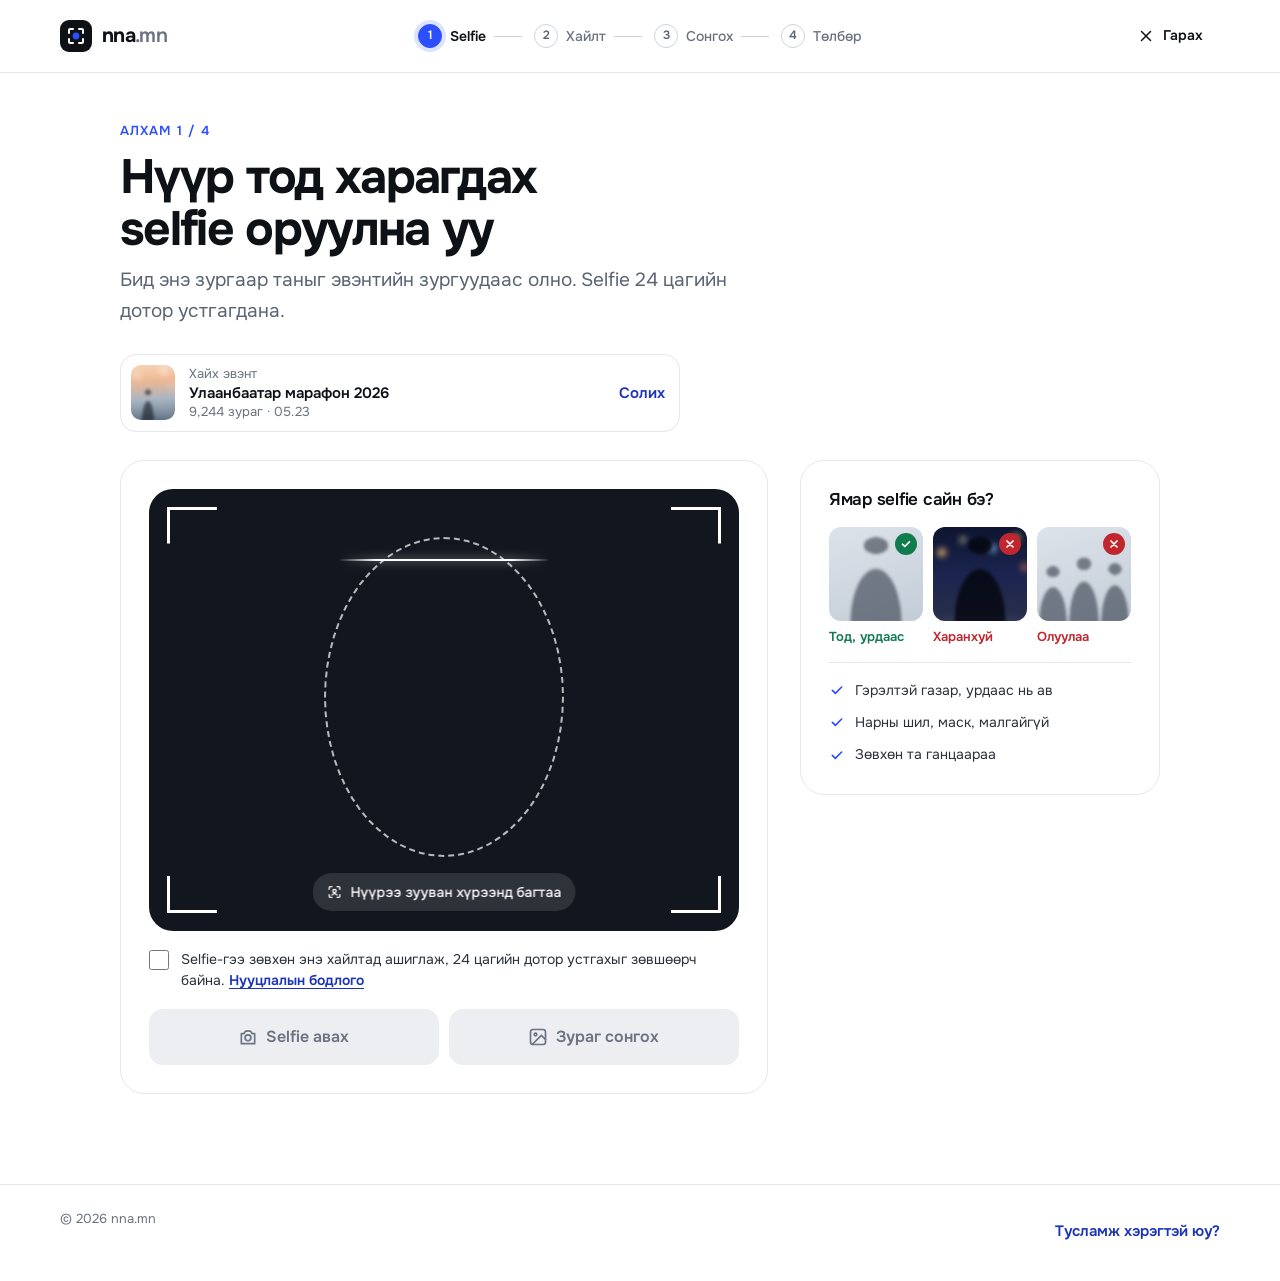
<file: upload.html>
<!doctype html>
<html lang="mn">
<head>
<meta charset="utf-8">
<meta name="viewport" content="width=device-width, initial-scale=1, viewport-fit=cover">
<title>Selfie оруулах · nna.mn</title>
<meta name="description" content="Марафон, тоглолт, төгсөлтийн зургуудаас өөрийнхөө зургийг нэг selfie-ээр олж ав. Бүртгэл шаардлагагүй.">
<meta name="theme-color" content="#FFFFFF" media="(prefers-color-scheme: light)">
<meta name="theme-color" content="#0B0E13" media="(prefers-color-scheme: dark)">
<meta property="og:title" content="Selfie оруулах · nna.mn">
<meta property="og:description" content="Марафон, тоглолт, төгсөлтийн зургуудаас өөрийнхөө зургийг нэг selfie-ээр олж ав. Бүртгэл шаардлагагүй.">
<meta property="og:type" content="website">
<meta property="og:image" content="https://nna.mn/assets/og.png">
<meta name="twitter:card" content="summary_large_image">
<link rel="icon" href="assets/favicon.svg" type="image/svg+xml">
<link rel="apple-touch-icon" href="assets/apple-touch-icon.png">
<link rel="manifest" href="manifest.webmanifest">
<script>(function(){try{var t=localStorage.getItem('nna-theme');if(t!=='dark'&&t!=='light')t=matchMedia('(prefers-color-scheme: dark)').matches?'dark':'light';document.documentElement.setAttribute('data-theme',t)}catch(e){}})();</script>
<link rel="preload" href="assets/fonts/onest-cyrillic.woff2" as="font" type="font/woff2" crossorigin>
<link rel="preload" href="assets/fonts/onest-cyrillic-ext.woff2" as="font" type="font/woff2" crossorigin>
<link rel="preload" href="assets/fonts/onest-latin.woff2" as="font" type="font/woff2" crossorigin>
<link rel="stylesheet" href="assets/ui.css">
<link rel="stylesheet" href="assets/site.css">
</head>
<body>
<div class="app">

  <header class="hdr fhdr">
    <div class="wrap">
      <a class="logo" href="index.html" aria-label="nna.mn нүүр"><svg width="32" height="32" viewBox="0 0 32 32" aria-hidden="true"><rect width="32" height="32" rx="9" fill="#0E1217"/><path d="M9 13v-3a1 1 0 0 1 1-1h3M19 9h3a1 1 0 0 1 1 1v3M23 19v3a1 1 0 0 1-1 1h-3M13 23h-3a1 1 0 0 1-1-1v-3" stroke="#fff" stroke-width="2" stroke-linecap="round" fill="none"/><circle cx="16" cy="16" r="3.4" fill="#2B4EFF"/></svg><span class="word">nna<span class="tld">.mn</span></span></a>
      <ol class="stepper" aria-label="Алхам">
        <li class="cur" aria-current="step"><span class="n">1</span><span class="lbl">Selfie</span></li>
        <li><span class="n">2</span><span class="lbl">Хайлт</span></li>
        <li><span class="n">3</span><span class="lbl">Сонгох</span></li>
        <li><span class="n">4</span><span class="lbl">Төлбөр</span></li>
      </ol>
      <a class="btn btn-ghost btn-sm exit" href="event.html"><svg width="18" height="18" viewBox="0 0 24 24" fill="none" stroke="currentColor" stroke-width="2" stroke-linecap="round" aria-hidden="true"><path d="M6 6l12 12M18 6 6 18"/></svg>Гарах</a>
    </div>
  </header>

  <main class="flow">
    <div class="flow-head">
      <span class="kicker">Алхам 1 / 4</span>
      <h1 class="h1">Нүүр тод харагдах selfie оруулна уу</h1>
      <p class="lead only-d">Бид энэ зургаар таныг эвэнтийн зургуудаас олно. Selfie 24 цагийн дотор устгагдана.</p>
    </div>

    <div class="ctx evchip" style="max-width: 560px">
      <span class="th poster ph m-dawn x26 pv-top" aria-hidden="true"></span>
      <span class="tx"><small>Хайх эвэнт</small><b>Улаанбаатар марафон 2026</b><small>9,244 зураг · 05.23</small></span>
      <a class="link" href="index.html#events">Солих</a>
    </div>

    <div class="layout">
      <section class="main" style="gap: 16px">
        <div class="card pad stack" style="gap: 18px">
          <div class="viewport cam" aria-hidden="true" data-cam>
            <span class="corners"></span>
            <span class="oval"></span>
            <span class="scanline w" style="left: 32%; right: 32%"></span>
            <span class="vhint"><svg width="16" height="16" viewBox="0 0 24 24" fill="none" stroke="currentColor" stroke-width="2" stroke-linecap="round" stroke-linejoin="round"><path d="M4 8V6a2 2 0 0 1 2-2h2M16 4h2a2 2 0 0 1 2 2v2M20 16v2a2 2 0 0 1-2 2h-2M8 20H6a2 2 0 0 1-2-2v-2"/><circle cx="12" cy="10.5" r="2.5"/><path d="M8.5 16.5c.9-1.4 2.1-2 3.5-2s2.6.6 3.5 2"/></svg>Нүүрээ зууван хүрээнд багтаа</span>
          </div>
          <label class="check"><input type="checkbox" id="consent"><span>Selfie-гээ зөвхөн энэ хайлтад ашиглаж, 24 цагийн дотор устгахыг зөвшөөрч байна. <a href="#" style="color: var(--blue-ink); font-weight: 600; text-decoration: underline; text-underline-offset: 3px">Нууцлалын бодлого</a></span></label>
          <div class="cam-actions">
            <a class="btn btn-pri btn-lg" href="matching.html" aria-disabled="true"><svg width="20" height="20" viewBox="0 0 24 24" fill="none" stroke="currentColor" stroke-width="2" stroke-linecap="round" stroke-linejoin="round" aria-hidden="true"><path d="M4 8h3l2-3h6l2 3h3v12H4z"/><circle cx="12" cy="13" r="3.5"/></svg>Selfie авах</a>
            <a class="btn btn-line btn-lg" href="matching.html" aria-disabled="true"><svg width="20" height="20" viewBox="0 0 24 24" fill="none" stroke="currentColor" stroke-width="2" stroke-linecap="round" stroke-linejoin="round" aria-hidden="true"><rect x="3" y="3" width="18" height="18" rx="3"/><circle cx="9" cy="9" r="1.6"/><path d="m21 15-5-5L5 21"/></svg>Зураг сонгох</a>
          </div>
        </div>
      </section>

      <aside class="side">
        <div class="card pad stack">
          <h2 class="h3" style="font-size: 17px">Ямар selfie сайн бэ?</h2>
          <div class="tips">
            <div class="tip good"><span class="ph m-studio selfie"><span class="mk"><svg width="12" height="12" viewBox="0 0 24 24" fill="none" stroke="currentColor" stroke-width="3.4" stroke-linecap="round" stroke-linejoin="round" aria-hidden="true"><path d="m5 12.5 4.5 4.5L19 7.5"/></svg></span></span>Тод, урдаас</div>
            <div class="tip bad"><span class="ph m-night selfie"><span class="mk"><svg width="12" height="12" viewBox="0 0 24 24" fill="none" stroke="currentColor" stroke-width="3.4" stroke-linecap="round" aria-hidden="true"><path d="M6 6l12 12M18 6 6 18"/></svg></span></span>Харанхуй</div>
            <div class="tip bad"><span class="ph m-studio" style="--x: 34%; --w: 32%; --h: 72%"><span class="fig" style="--x: 2%; --w: 30%; --h: 62%"></span><span class="fig" style="--x: 68%; --w: 30%; --h: 66%"></span><span class="mk"><svg width="12" height="12" viewBox="0 0 24 24" fill="none" stroke="currentColor" stroke-width="3.4" stroke-linecap="round" aria-hidden="true"><path d="M6 6l12 12M18 6 6 18"/></svg></span></span>Олуулаа</div>
          </div>
          <ul class="ticks" style="padding-top: 16px; font-size: 14px">
            <li><svg width="16" height="16" viewBox="0 0 24 24" fill="none" stroke="currentColor" stroke-width="2.4" stroke-linecap="round" stroke-linejoin="round" aria-hidden="true"><path d="m5 12.5 4.5 4.5L19 7.5"/></svg>Гэрэлтэй газар, урдаас нь ав</li>
            <li><svg width="16" height="16" viewBox="0 0 24 24" fill="none" stroke="currentColor" stroke-width="2.4" stroke-linecap="round" stroke-linejoin="round" aria-hidden="true"><path d="m5 12.5 4.5 4.5L19 7.5"/></svg>Нарны шил, маск, малгайгүй</li>
            <li><svg width="16" height="16" viewBox="0 0 24 24" fill="none" stroke="currentColor" stroke-width="2.4" stroke-linecap="round" stroke-linejoin="round" aria-hidden="true"><path d="m5 12.5 4.5 4.5L19 7.5"/></svg>Зөвхөн та ганцаараа</li>
          </ul>
        </div>
      </aside>
    </div>
  </main>

  <footer class="ftr"><div class="wrap ftr-mini"><span>© 2026 nna.mn</span><a class="link" href="mailto:hello@nna.mn">Тусламж хэрэгтэй юу?</a></div></footer>

</div>
<script src="assets/app.js" defer></script>
</body>
</html>
</file>
<file: assets/ui.css>
/* nna.mn — UI kit v2 "Studio" */
/* fonts — self-hosted (OFL); Mongolian needs cyrillic + cyrillic-ext (Ө, Ү), ₮ lives in latin-ext */
@font-face{font-family:'Onest';font-style:normal;font-weight:400 700;font-display:swap;src:url(fonts/onest-cyrillic-ext.woff2) format('woff2');unicode-range:U+0460-052F,U+1C80-1C8A,U+20B4,U+2DE0-2DFF,U+A640-A69F,U+FE2E-FE2F}
@font-face{font-family:'Onest';font-style:normal;font-weight:400 700;font-display:swap;src:url(fonts/onest-cyrillic.woff2) format('woff2');unicode-range:U+0301,U+0400-045F,U+0490-0491,U+04B0-04B1,U+2116}
@font-face{font-family:'Onest';font-style:normal;font-weight:400 700;font-display:swap;src:url(fonts/onest-latin-ext.woff2) format('woff2');unicode-range:U+0100-02BA,U+02BD-02C5,U+02C7-02CC,U+02CE-02D7,U+02DD-02FF,U+0304,U+0308,U+0329,U+1D00-1DBF,U+1E00-1E9F,U+1EF2-1EFF,U+2020,U+20A0-20AB,U+20AD-20C4,U+2113,U+2C60-2C7F,U+A720-A7FF}
@font-face{font-family:'Onest';font-style:normal;font-weight:400 700;font-display:swap;src:url(fonts/onest-latin.woff2) format('woff2');unicode-range:U+0000-00FF,U+0131,U+0152-0153,U+02BB-02BC,U+02C6,U+02DA,U+02DC,U+0304,U+0308,U+0329,U+2000-206F,U+20AC,U+2122,U+2191,U+2193,U+2212,U+2215,U+FEFF,U+FFFD}
@font-face{font-family:'JetBrains Mono';font-style:normal;font-weight:500 600;font-display:swap;src:url(fonts/jetbrains-mono-latin.woff2) format('woff2');unicode-range:U+0000-00FF,U+2000-206F}
:root{
  --bg:#FFFFFF; --bg2:#F5F6F8; --bg3:#ECEEF2;
  --line:#E4E7EC; --line2:#CDD2DA;
  --ink:#0E1217; --ink2:#2A313B; --mute:#5B6472; --sub:#6B7380;
  --blue:#2B4EFF; --blue-h:#1E3CE0; --blue-50:#EEF2FF; --blue-100:#DCE3FF; --blue-ink:#1A33B8;
  --ok:#0F7B4F; --ok-50:#E7F6EE; --ok-line:#C6E9D5; --warn:#8F4A00; --warn-50:#FFF3E0; --err:#C0262D;
  --r1:8px; --r2:12px; --r3:16px; --r4:24px; --r5:32px;
  --sh1:0 1px 2px rgba(14,18,23,.06),0 1px 1px rgba(14,18,23,.04);
  --sh2:0 10px 28px -10px rgba(14,18,23,.16),0 2px 6px rgba(14,18,23,.05);
  --sh3:0 40px 80px -30px rgba(14,18,23,.32),0 12px 24px -12px rgba(14,18,23,.12);
  --f:'Onest',ui-sans-serif,system-ui,-apple-system,'Segoe UI',Roboto,sans-serif;
  --mono:'JetBrains Mono',ui-monospace,SFMono-Regular,Menlo,monospace;
  --gut:clamp(16px,4vw,40px);
  --card:#FFFFFF; --accent:#2B4EFF; --solid:#0E1217; --on-solid:#FFFFFF; --on-solid-mute:#AEB5C0; --solid-h:#262C35;
  --ok-solid:#0F7B4F; --hdr:rgba(255,255,255,.86); --dots:#D5DAE2; --cta:#0E1217;
}
/* dark theme — set data-theme="dark" on <html> (site) or on a wrapper (canvas) */
[data-theme="dark"]{
  color-scheme:dark;
  --bg:#0B0E13; --bg2:#11151B; --bg3:#1B212A; --card:#12161D;
  --line:#222933; --line2:#343D49;
  --ink:#EEF1F5; --ink2:#C9CFD8; --mute:#9AA3B1; --sub:#8A93A1;
  --blue:#3B5BFF; --blue-h:#5472FF; --blue-50:#161E3A; --blue-100:#26325E; --blue-ink:#9DB1FF; --accent:#8EA4FF;
  --solid:#EEF1F5; --on-solid:#0E1217; --on-solid-mute:#5B6472; --solid-h:#D6DBE3;
  --ok:#4BD597; --ok-50:#0F261C; --ok-line:#1D4A35; --ok-solid:#1C9A63;
  --warn:#FFB65C; --warn-50:#2A1C08; --err:#FF7A7A;
  --hdr:rgba(11,14,19,.82); --dots:#1F252E; --cta:#151A22;
  --sh1:0 1px 2px rgba(0,0,0,.5);
  --sh2:0 10px 28px -10px rgba(0,0,0,.7),0 2px 6px rgba(0,0,0,.4);
  --sh3:0 40px 80px -30px rgba(0,0,0,.85),0 12px 24px -12px rgba(0,0,0,.5);
}
*{box-sizing:border-box}
[hidden]{display:none!important}
html{-webkit-text-size-adjust:100%;scroll-behavior:smooth;scroll-padding-top:88px}
body{margin:0;background:var(--bg);color:var(--ink);font-family:var(--f);font-size:16px;line-height:1.6;-webkit-font-smoothing:antialiased;-webkit-tap-highlight-color:transparent}
@media (max-width:860px){html{scroll-padding-top:76px}}
svg{flex:none}
a{color:inherit;text-decoration:none}
button,input{font:inherit;color:inherit}
:focus-visible{outline:3px solid var(--blue);outline-offset:2px;border-radius:6px}
.tnum{font-variant-numeric:tabular-nums}
.sr{position:absolute;width:1px;height:1px;overflow:hidden;clip:rect(0 0 0 0);white-space:nowrap}
.app{min-height:100vh;display:flex;flex-direction:column;background:var(--bg)}
.wrap{width:100%;max-width:1240px;margin:0 auto;padding-left:var(--gut);padding-right:var(--gut)}
.sec{padding-top:clamp(64px,9vw,112px);padding-bottom:clamp(64px,9vw,112px)}
.tint{background:var(--bg2)}

/* type */
.kicker{font-size:13px;font-weight:600;letter-spacing:.08em;text-transform:uppercase;color:var(--blue)}
.display{margin:0;font-size:clamp(40px,5.4vw,68px);line-height:1.03;letter-spacing:-.04em;font-weight:700;text-wrap:balance}
.h1{margin:0;font-size:clamp(30px,3.8vw,48px);line-height:1.08;letter-spacing:-.035em;font-weight:700;text-wrap:balance}
.h2{margin:0;font-size:clamp(28px,3.4vw,44px);line-height:1.08;letter-spacing:-.03em;font-weight:700;text-wrap:balance}
.h3{margin:0;font-size:20px;line-height:1.3;letter-spacing:-.015em;font-weight:600}
.lead{margin:0;font-size:clamp(17px,1.5vw,19px);line-height:1.6;color:var(--mute);text-wrap:pretty}
.p{margin:0;font-size:15px;line-height:1.6;color:var(--mute);text-wrap:pretty}
.small{font-size:14px;color:var(--mute)}
.cap{font-size:13px;color:var(--sub)}
.sec-head{display:flex;flex-wrap:wrap;align-items:flex-end;justify-content:space-between;gap:20px 32px;margin-bottom:36px}
.sec-head .t{display:flex;flex-direction:column;gap:12px;max-width:660px}
.sec-head.c{justify-content:center;text-align:center}
.sec-head.c .t{align-items:center}

/* signature: face-scan corners */
.corners{--c:#fff;--l:26%;--t:2px;background:
  linear-gradient(var(--c) 0 0) 0 0/var(--l) var(--t),linear-gradient(var(--c) 0 0) 0 0/var(--t) var(--l),
  linear-gradient(var(--c) 0 0) 100% 0/var(--l) var(--t),linear-gradient(var(--c) 0 0) 100% 0/var(--t) var(--l),
  linear-gradient(var(--c) 0 0) 0 100%/var(--l) var(--t),linear-gradient(var(--c) 0 0) 0 100%/var(--t) var(--l),
  linear-gradient(var(--c) 0 0) 100% 100%/var(--l) var(--t),linear-gradient(var(--c) 0 0) 100% 100%/var(--t) var(--l);
  background-repeat:no-repeat}
.scanword{position:relative;display:inline-block;padding:0 .14em;margin:0 -.02em;color:var(--blue);--c:var(--blue);--l:.3em;--t:.065em}
.scanword::after{content:"";position:absolute;left:.12em;right:.12em;top:22%;height:2px;border-radius:2px;background:var(--blue);opacity:.45;animation:scanw 3.2s ease-in-out infinite}
@keyframes scanw{0%,100%{transform:none}50%{transform:translateY(.58em)}}

/* header */
.hdr{position:sticky;top:0;z-index:40;background:rgba(255,255,255,.86);-webkit-backdrop-filter:saturate(1.6) blur(16px);backdrop-filter:saturate(1.6) blur(16px);border-bottom:1px solid var(--line)}
.hdr .wrap{display:flex;align-items:center;gap:28px;min-height:72px}
.logo{display:inline-flex;align-items:center;gap:10px;min-height:44px;font-size:20px;font-weight:700;letter-spacing:-.035em}
.logo .tld{color:var(--sub);font-weight:600}
.nav{display:flex;align-items:center;gap:2px}
.nav a{position:relative;display:flex;align-items:center;min-height:44px;padding:0 12px;border-radius:10px;font-size:15px;font-weight:500;color:var(--ink2);transition:background .15s}
.nav a:hover{background:var(--bg2)}
.nav a[aria-current]{color:var(--ink);font-weight:600}
.nav a[aria-current]::after{content:"";position:absolute;left:12px;right:12px;bottom:-14px;height:2px;border-radius:2px;background:var(--ink)}
.hdr-r{margin-left:auto;display:flex;align-items:center;gap:8px}
.menu{display:none!important}
@media (max-width:860px){
  .nav,.hide-m{display:none!important}.menu{display:inline-grid!important}
  .hdr .wrap{min-height:64px;gap:12px}
}
/* focused flow header */
.fhdr .wrap{display:grid;grid-template-columns:1fr auto 1fr;gap:16px}
.fhdr .exit{justify-self:end}
.stepper{display:flex;align-items:center;gap:8px;margin:0;padding:0;list-style:none;font-size:14px;font-weight:500;color:var(--sub)}
.stepper li{display:flex;align-items:center;gap:8px;white-space:nowrap}
.stepper li+li::before{content:"";width:28px;height:1px;background:var(--line2);margin-right:4px}
.stepper .n{width:24px;height:24px;border-radius:50%;display:grid;place-items:center;border:1.5px solid var(--line2);font-size:12px;font-weight:600;color:var(--mute)}
.stepper .done{color:var(--ink2)}
.stepper .done .n{background:var(--ink);border-color:var(--ink);color:#fff}
.stepper .cur{color:var(--ink);font-weight:600}
.stepper .cur .n{background:var(--blue);border-color:var(--blue);color:#fff;box-shadow:0 0 0 4px var(--blue-100)}
@media (max-width:860px){
  .fhdr .wrap{grid-template-columns:auto 1fr auto;gap:10px}
  .fhdr .logo .word{display:none}
  .stepper{justify-content:center;gap:6px}
  .stepper .lbl{display:none}.stepper .cur .lbl{display:inline}
  .stepper li+li::before{width:10px;margin-right:0}
}

/* buttons */
.btn{--h:48px;display:inline-flex;align-items:center;justify-content:center;gap:8px;min-height:var(--h);padding:0 20px;border-radius:12px;border:1px solid transparent;font-size:15px;font-weight:600;line-height:1.1;white-space:nowrap;cursor:pointer;transition:background .15s,border-color .15s,box-shadow .2s,transform .15s}
.btn:active{transform:translateY(1px)}
.btn-lg{--h:56px;padding:0 26px;font-size:16px;border-radius:14px}
.btn-sm{--h:44px;padding:0 16px;font-size:14px;border-radius:10px}
.btn-pri{background:var(--blue);color:#fff;box-shadow:inset 0 1px 0 rgba(255,255,255,.18),0 1px 2px rgba(14,18,23,.18),0 8px 20px -8px rgba(43,78,255,.6)}
.btn-pri:hover{background:var(--blue-h);box-shadow:inset 0 1px 0 rgba(255,255,255,.18),0 1px 2px rgba(14,18,23,.18),0 12px 26px -8px rgba(43,78,255,.7)}
.btn-dark{background:var(--ink);color:#fff}
.btn-dark:hover{background:#262C35}
.btn-line{background:var(--card);color:var(--ink);border-color:var(--line2);box-shadow:var(--sh1)}
.btn-line:hover{border-color:var(--ink2)}
.btn-ghost{background:transparent;color:var(--ink)}
.btn-ghost:hover{background:var(--bg2)}
.btn-white{background:var(--card);color:var(--ink)}
.btn-white:hover{background:#EEF0F3}
.btn-block{width:100%}
.btn[disabled],.btn[aria-disabled="true"]{background:var(--bg3);color:var(--sub);border-color:transparent;box-shadow:none;cursor:not-allowed}
.icon-btn{width:44px;height:44px;display:inline-grid;place-items:center;border-radius:12px;border:1px solid var(--line);background:var(--card);color:var(--ink);cursor:pointer}
.icon-btn:hover{background:var(--bg2)}
.link{display:inline-flex;align-items:center;gap:6px;min-height:44px;font-size:15px;font-weight:600;color:var(--blue-ink)}
.link:hover{text-decoration:underline;text-underline-offset:3px}

/* badges, chips, segmented */
.badge{display:inline-flex;align-items:center;gap:6px;height:26px;padding:0 10px;border-radius:999px;font-size:12.5px;font-weight:600;white-space:nowrap}
.b-ok{background:var(--ok-50);color:var(--ok)}
.b-warn{background:var(--warn-50);color:var(--warn)}
.b-blue{background:var(--blue-50);color:var(--blue-ink)}
.b-ink{background:var(--ink);color:#fff}
.b-glass{background:rgba(255,255,255,.94);color:var(--ink);box-shadow:var(--sh1)}
.dot{width:7px;height:7px;border-radius:50%;background:currentColor;flex:none}
.dot.ok{background:#16A36A}.dot.warn{background:#E08A00}
.chips{display:flex;flex-wrap:wrap;gap:8px}
.chip{display:inline-flex;align-items:center;gap:6px;min-height:44px;padding:0 16px;border-radius:999px;border:1px solid var(--line);background:var(--card);font-size:14px;font-weight:500;color:var(--ink2);cursor:pointer;transition:border-color .15s,background .15s}
.chip:hover{border-color:var(--line2)}
.chip .c{color:var(--sub)}
.chip[aria-pressed="true"]{background:var(--ink);border-color:var(--ink);color:#fff}
.chip[aria-pressed="true"] .c{color:#AEB5C0}
@media (max-width:760px){.chips.scroll{flex-wrap:nowrap;overflow-x:auto;margin-left:calc(var(--gut)*-1);margin-right:calc(var(--gut)*-1);padding:0 var(--gut) 2px;scrollbar-width:none}.chips.scroll::-webkit-scrollbar{display:none}}
.seg{display:inline-flex;gap:2px;padding:4px;border-radius:14px;background:var(--bg2);border:1px solid var(--line)}
.seg button{min-height:44px;padding:0 16px;border:0;border-radius:10px;background:transparent;font-size:14px;font-weight:500;color:var(--mute);cursor:pointer;white-space:nowrap}
.seg button[aria-pressed="true"]{background:var(--card);color:var(--ink);font-weight:600;box-shadow:var(--sh1)}
.seg .c{color:var(--sub);margin-left:4px;font-weight:500}

/* inputs */
.field{display:flex;flex-direction:column;gap:8px}
.label{font-size:14px;font-weight:600;color:var(--ink)}
.hint{font-size:13px;color:var(--sub)}
.input{width:100%;height:48px;padding:0 14px;border:1px solid var(--line2);border-radius:12px;background:var(--card);font-size:16px;transition:border-color .15s,box-shadow .15s}
.input:focus{outline:none;border-color:var(--blue);box-shadow:0 0 0 4px var(--blue-100)}
.input::placeholder,.searchbar input::placeholder{color:var(--sub)}
.searchbar{display:flex;align-items:center;gap:10px;padding:8px 8px 8px 18px;border:1px solid var(--line2);border-radius:18px;background:var(--card);box-shadow:var(--sh2);transition:border-color .15s,box-shadow .2s}
.searchbar:focus-within{border-color:var(--blue);box-shadow:0 0 0 4px var(--blue-100),var(--sh2)}
.searchbar input{flex:1;min-width:0;height:48px;border:0;background:transparent;font-size:17px;outline:none}
.search-s{position:relative;flex:0 1 340px;min-width:240px}
.search-s svg{position:absolute;left:14px;top:14px;color:var(--sub)}
.search-s .input{padding-left:42px}
@media (max-width:560px){.searchbar{flex-wrap:wrap;padding:8px}.searchbar>svg{margin-left:8px}.searchbar .btn{flex:1 1 100%}.search-s{flex:1 1 100%}}
.check{display:flex;align-items:flex-start;gap:12px;font-size:14px;line-height:1.5;color:var(--ink2);cursor:pointer}
.check input{width:20px;height:20px;margin:1px 0 0;flex:none;accent-color:var(--blue)}

/* cards */
.card{background:var(--card);border:1px solid var(--line);border-radius:var(--r4)}
.card.pad{padding:clamp(20px,2.4vw,28px)}
.card.sh{box-shadow:var(--sh2)}
.stack{display:flex;flex-direction:column;gap:16px}
.row{display:flex;align-items:center;gap:12px}
.between{display:flex;align-items:center;justify-content:space-between;gap:12px}

/* photographic placeholders */
.ph{position:relative;overflow:hidden;isolation:isolate;background:var(--g,linear-gradient(180deg,#B9C6D6,#7F8FA3));--x:37%;--w:26%;--h:60%}
.ph::before{content:"";position:absolute;inset:-6%;z-index:-1;background:var(--bk,none);filter:blur(var(--bb,3px))}
.ph::after,.fig{content:"";position:absolute;left:var(--x);bottom:-2%;width:var(--w);height:var(--h);background:radial-gradient(ellipse 24% 9.5% at 50% 13%,var(--fc,rgba(20,24,32,.6)) 96%,transparent 100%),radial-gradient(ellipse 50% 62% at 50% 100%,var(--fc,rgba(20,24,32,.6)) 96%,transparent 100%);filter:blur(var(--fb,1.4px))}
.ph.nofig::after{display:none}
.ph>*{z-index:2}
.m-dawn{--g:linear-gradient(178deg,#F6D2B4 0%,#EDB894 30%,#A9B5C2 62%,#66788C 100%);--bk:radial-gradient(circle at 18% 22%,rgba(255,244,230,.9) 0 3%,transparent 6%),radial-gradient(circle at 72% 14%,rgba(255,236,214,.85) 0 4%,transparent 8%),radial-gradient(circle at 88% 40%,rgba(255,255,255,.55) 0 2.5%,transparent 5%),radial-gradient(ellipse 80% 30% at 50% 108%,rgba(40,52,66,.55),transparent 70%)}
.m-day{--g:linear-gradient(180deg,#9EC0E6 0%,#D5E3EF 46%,#A9BC93 58%,#6E8763 100%);--bk:radial-gradient(circle at 80% 18%,rgba(255,250,225,.95) 0 5%,rgba(255,250,225,.3) 9%,transparent 16%),radial-gradient(ellipse 60% 16% at 20% 56%,rgba(255,255,255,.4),transparent 70%)}
.m-night{--g:linear-gradient(180deg,#0E1530 0%,#1B2550 52%,#2A2F48 100%);--fc:rgba(4,6,12,.8);--bk:radial-gradient(circle at 14% 30%,rgba(255,196,110,.95) 0 2.2%,transparent 4.5%),radial-gradient(circle at 34% 18%,rgba(255,224,160,.8) 0 1.6%,transparent 3.6%),radial-gradient(circle at 62% 26%,rgba(150,200,255,.85) 0 2.4%,transparent 5%),radial-gradient(circle at 84% 16%,rgba(255,196,110,.9) 0 1.8%,transparent 4%),radial-gradient(circle at 92% 44%,rgba(255,120,90,.7) 0 2%,transparent 4.4%),radial-gradient(ellipse 90% 28% at 50% 104%,rgba(80,100,170,.45),transparent 70%)}
.m-stage{--g:linear-gradient(180deg,#1C0B2E 0%,#4E1A63 48%,#160A1F 100%);--fc:rgba(6,3,10,.82);--bk:conic-gradient(from 196deg at 50% -6%,transparent 0 10deg,rgba(255,255,255,.28) 14deg,transparent 22deg 34deg,rgba(255,170,230,.3) 40deg,transparent 48deg),radial-gradient(circle at 24% 20%,rgba(120,200,255,.8) 0 2%,transparent 5%),radial-gradient(circle at 76% 24%,rgba(255,120,200,.8) 0 2.4%,transparent 5.4%)}
.m-gold{--g:linear-gradient(180deg,#F4E3C4 0%,#E2BE86 55%,#9E7A48 100%);--bk:radial-gradient(circle at 50% 22%,rgba(255,255,255,.7) 0 8%,transparent 26%),radial-gradient(circle at 16% 40%,rgba(255,240,200,.7) 0 3%,transparent 7%)}
.m-fest{--g:linear-gradient(180deg,#BCE0F4 0%,#EFE6D2 58%,#E3A57C 100%);--bk:radial-gradient(circle at 14% 80%,rgba(255,110,80,.75) 0 10%,transparent 22%),radial-gradient(circle at 54% 90%,rgba(255,196,70,.8) 0 12%,transparent 26%),radial-gradient(circle at 90% 82%,rgba(90,110,255,.6) 0 9%,transparent 20%)}
.m-trail{--g:linear-gradient(170deg,#E6DCCB 0%,#C9BBA0 38%,#8B9675 66%,#56634C 100%);--bk:radial-gradient(ellipse 70% 22% at 30% 52%,rgba(255,255,255,.35),transparent 70%),radial-gradient(circle at 78% 20%,rgba(255,246,220,.85) 0 4%,transparent 10%)}
.m-studio{--g:linear-gradient(160deg,#DDE3EA 0%,#C3CCD7 100%);--fc:rgba(36,44,58,.55);--x:28%;--w:44%;--h:86%}
/* detection box on a 4:5 tile, follows the figure's head */
.fd{position:absolute;z-index:3;left:calc(var(--x) + var(--w) / 2 - 8%);top:calc(102% - var(--h) * .87 - 6.4%);width:16%;aspect-ratio:1;--c:#fff;--l:30%;--t:2px}
.fd.b{--c:#9DB1FF}
.fd[data-s]::after{content:attr(data-s);position:absolute;left:0;top:calc(100% + 4px);padding:1px 5px;border-radius:4px;background:rgba(14,18,23,.72);color:#fff;font-size:10px;font-weight:600;white-space:nowrap}

/* hero */
.hero{position:relative;overflow:hidden;border-bottom:1px solid var(--line)}
.hero::before{content:"";position:absolute;inset:0;z-index:-1;background-image:radial-gradient(#D5DAE2 1px,transparent 1.2px);background-size:24px 24px;-webkit-mask-image:radial-gradient(ellipse 70% 70% at 75% 40%,#000,transparent 75%);mask-image:radial-gradient(ellipse 70% 70% at 75% 40%,#000,transparent 75%)}
.hero{isolation:isolate}
.hero-in{display:grid;grid-template-columns:minmax(0,1.05fr) minmax(0,.95fr);gap:56px;align-items:center;padding-top:clamp(40px,6.5vw,88px);padding-bottom:clamp(48px,7vw,96px)}
.hero-copy{display:flex;flex-direction:column;align-items:flex-start;gap:24px}
.hero-copy .searchbar{width:100%;max-width:580px}
.pillnote{display:inline-flex;align-items:center;gap:10px;min-height:36px;padding:0 14px 0 6px;border:1px solid var(--line);border-radius:999px;background:var(--card);font-size:14px;font-weight:500;color:var(--ink2);box-shadow:var(--sh1)}
.pillnote .badge{height:24px}
.recent{display:flex;flex-wrap:wrap;align-items:center;gap:8px;font-size:14px;color:var(--sub)}
.recent a{display:inline-flex;align-items:center;min-height:40px;padding:0 14px;border:1px solid var(--line);border-radius:999px;background:var(--card);font-size:13.5px;font-weight:500;color:var(--ink2);transition:border-color .15s}
.recent a:hover{border-color:var(--ink2)}
.trust{display:flex;flex-wrap:wrap;gap:10px 22px;margin:0;padding:0;list-style:none;font-size:14px;color:var(--mute)}
.trust li{display:flex;align-items:center;gap:8px}
.trust svg{color:var(--ok)}
.rise{animation:rise .9s cubic-bezier(.2,.7,.2,1) both}
.d1{animation-delay:.08s}.d2{animation-delay:.16s}.d3{animation-delay:.24s}.d4{animation-delay:.32s}.d5{animation-delay:.4s}
@keyframes rise{from{opacity:0;transform:translateY(14px)}to{opacity:1;transform:none}}
.shot-wrap{position:relative;perspective:1800px;padding:20px 8px 20px 28px}
.shot{position:relative;padding:16px;border:1px solid var(--line);border-radius:28px;background:var(--card);box-shadow:var(--sh3);transform:rotateY(-11deg) rotateX(5deg);transform-style:preserve-3d;animation:shotIn 1.2s .2s cubic-bezier(.2,.7,.2,1) both,shotFloat 10s 1.4s ease-in-out infinite}
@keyframes shotIn{from{opacity:0;transform:rotateY(-24deg) rotateX(10deg) translateY(30px)}to{opacity:1;transform:rotateY(-11deg) rotateX(5deg)}}
@keyframes shotFloat{0%,100%{transform:rotateY(-11deg) rotateX(5deg)}50%{transform:rotateY(-6deg) rotateX(3deg) translateY(-8px)}}
.shot-top{display:flex;align-items:center;gap:12px;padding:4px 4px 14px}
.avatar{width:40px;height:40px;border-radius:50%;flex:none}
.shot-top .t{flex:1;min-width:0;display:flex;flex-direction:column;line-height:1.3}
.shot-top .t b{font-size:15px;font-weight:600}
.shot-top .t span{font-size:13px;color:var(--sub)}
.shot-grid{display:grid;grid-template-columns:repeat(3,minmax(0,1fr));gap:8px}
.shot-grid .ph{aspect-ratio:4/5;border-radius:12px}
.shot-grid .dim{opacity:.32;filter:saturate(.3)}
.shot-grid .hit{animation:hit 6s ease-in-out infinite}
.shot-grid .hit:nth-child(3){animation-delay:.5s}.shot-grid .hit:nth-child(4){animation-delay:1s}.shot-grid .hit:nth-child(6){animation-delay:1.5s}
@keyframes hit{0%,8%{box-shadow:0 0 0 0 rgba(43,78,255,0)}16%,86%{box-shadow:0 0 0 2px #fff,0 0 0 4px var(--blue)}100%{box-shadow:0 0 0 0 rgba(43,78,255,0)}}
.ckb{position:absolute;top:8px;right:8px;z-index:4;width:22px;height:22px;border-radius:50%;display:grid;place-items:center;background:var(--blue);color:#fff;box-shadow:0 0 0 2px #fff}
.shot-foot{display:flex;align-items:center;justify-content:space-between;gap:12px;margin-top:14px;padding:10px 10px 10px 16px;border-radius:16px;background:var(--bg2)}
.shot-foot .t{display:flex;flex-direction:column;line-height:1.3}
.shot-foot .t span{font-size:12.5px;color:var(--sub)}
.shot-foot .t b{font-size:18px;font-weight:700;letter-spacing:-.02em}
.selfie-chip{position:absolute;left:-6px;top:38%;z-index:5;display:flex;align-items:center;gap:12px;padding:10px 16px 10px 10px;border:1px solid var(--line);border-radius:18px;background:var(--card);box-shadow:var(--sh3);animation:float 7s ease-in-out infinite}
.selfie-chip .sf{position:relative;width:52px;height:52px;border-radius:14px;--x:22%;--w:56%;--h:94%}
.selfie-chip .t{display:flex;flex-direction:column;line-height:1.3}
.selfie-chip .t b{font-size:14px;font-weight:600}
.selfie-chip .t span{font-size:12.5px;color:var(--sub)}
/* the line is drawn at the top of a box spanning the travel range; moving the box by its own height keeps the animation on the compositor */
.scanline{position:absolute;left:10%;right:10%;top:16%;height:64%;z-index:4;pointer-events:none;background:linear-gradient(90deg,transparent,var(--blue) 18% 82%,transparent) 0 0/100% 2px no-repeat;filter:drop-shadow(0 0 5px rgba(43,78,255,.75));animation:scan 2.6s ease-in-out infinite}
.scanline.w{background-image:linear-gradient(90deg,transparent,#fff 18% 82%,transparent);filter:drop-shadow(0 0 5px rgba(255,255,255,.8))}
@keyframes scan{0%,100%{transform:none}50%{transform:translateY(100%)}}
@keyframes float{50%{transform:translateY(-8px)}}
@media (max-width:1024px){
  .hero-in{grid-template-columns:1fr;gap:36px}
  .shot{transform:none;animation:shotIn2 1s .2s both}
  @keyframes shotIn2{from{opacity:0;transform:translateY(20px)}to{opacity:1;transform:none}}
  .shot-wrap{padding:0 0 28px}
  .selfie-chip{left:12px;top:auto;bottom:0}
}

/* stats band */
.stats{display:grid;grid-template-columns:repeat(4,minmax(0,1fr));margin:0;border-bottom:1px solid var(--line)}
.stat{display:flex;flex-direction:column-reverse;gap:4px;padding:28px 24px}
.stat+.stat{border-left:1px solid var(--line)}
.stat dd{margin:0;font-size:clamp(26px,2.6vw,34px);font-weight:700;letter-spacing:-.03em;line-height:1.1}
.stat dt{font-size:14px;color:var(--mute)}
@media (max-width:760px){.stats{grid-template-columns:repeat(2,minmax(0,1fr))}.stat{padding:20px 4px 20px 16px}.stat:nth-child(odd){padding-left:0}.stat:nth-child(3){border-left:0}.stat:nth-child(n+3){border-top:1px solid var(--line)}}

/* how it works */
.steps3{display:grid;grid-template-columns:repeat(3,minmax(0,1fr));gap:20px;margin:0;padding:0;list-style:none}
.stepc{display:flex;flex-direction:column;gap:14px}
.stepc .vis{position:relative;height:230px;border:1px solid var(--line);border-radius:var(--r4);background:var(--bg2);overflow:hidden;display:grid;place-items:center}
.stepc .num{font-size:13px;font-weight:600;color:var(--blue);font-variant-numeric:tabular-nums}
button.link{border:0;background:none;padding:0;cursor:pointer}
.mini{position:relative;width:180px;padding:8px;border:1px solid var(--line);border-radius:14px;background:var(--card);box-shadow:var(--sh2)}
.mini .ph{aspect-ratio:16/10;border-radius:8px}
.mini .bar{height:8px;margin-top:10px;border-radius:4px;background:var(--bg3)}
.mini .bar.s{width:60%;margin-top:6px}
.mini.back{position:absolute;transform:translate(34px,-18px) rotate(6deg);opacity:.75}
.frame{position:relative;width:150px;aspect-ratio:4/5;border-radius:22px;box-shadow:var(--sh2)}
.frame .corners{position:absolute;inset:14px;--l:22%;--t:3px;z-index:3}
.minigrid{display:grid;grid-template-columns:repeat(3,64px);gap:6px;padding:10px;border:1px solid var(--line);border-radius:16px;background:var(--card);box-shadow:var(--sh2)}
.minigrid .ph{aspect-ratio:4/5;border-radius:8px}
.minigrid .ph.hitm{box-shadow:0 0 0 2px var(--blue)}
.minigrid .btn{grid-column:1/-1;--h:36px;font-size:13px;border-radius:9px;margin-top:4px}
@media (max-width:900px){.steps3{grid-template-columns:1fr}.stepc .vis{height:200px}}

/* events */
.ev-tools{display:flex;flex-wrap:wrap;align-items:center;justify-content:space-between;gap:16px;margin-bottom:28px}
.grid-ev{display:grid;grid-template-columns:repeat(auto-fill,minmax(min(268px,100%),1fr));gap:32px 20px}
.ev{position:relative;display:flex;flex-direction:column;gap:14px}
.ev .cov{position:relative;aspect-ratio:4/3;border-radius:var(--r3);overflow:hidden;background:var(--bg3)}
.ev .cov .ph{position:absolute;inset:0;transition:transform .7s cubic-bezier(.2,.7,.2,1)}
@media (hover:hover){.ev:hover .cov .ph{transform:scale(1.045)}}
.date{position:absolute;left:12px;top:12px;z-index:3;width:54px;padding:7px 0 8px;border-radius:12px;background:rgba(255,255,255,.95);text-align:center;line-height:1;box-shadow:var(--sh1)}
.date b{display:block;font-size:20px;font-weight:700;letter-spacing:-.02em}
.date span{display:block;margin-top:4px;font-size:10.5px;font-weight:600;letter-spacing:.04em;color:var(--mute)}
.ev .st{position:absolute;right:12px;top:12px;z-index:3}
.ev .bd{display:flex;flex-direction:column;gap:6px}
.ev .cat{font-size:13.5px;font-weight:500;color:var(--sub)}
.ev .mdate{display:none}
.ev h3{margin:0;font-size:17px;line-height:1.3;font-weight:600;letter-spacing:-.015em}
.ev h3 a::after{content:"";position:absolute;inset:0;z-index:4;border-radius:var(--r3)}
.ev .foot{display:flex;align-items:center;justify-content:space-between;gap:12px;padding-top:12px;border-top:1px solid var(--line)}
.ev .foot .cnt{font-size:14px;color:var(--mute)}
.ev .foot .link,.ev .foot .btn{position:relative;z-index:5}
@media (max-width:560px){
  .grid-ev{gap:12px}
  .ev{display:grid;grid-template-columns:96px minmax(0,1fr);gap:0 14px;padding:12px;border:1px solid var(--line);border-radius:18px;background:var(--card)}
  .ev .cov{grid-row:1 / span 2;aspect-ratio:1;border-radius:12px}
  .ev .date,.ev .st{display:none}
  .ev .mdate{display:inline}
  .ev h3{font-size:16px}
  .ev .foot{grid-column:2;padding-top:6px;border-top:0}
}

/* pricing */
.plans{display:grid;grid-template-columns:repeat(2,minmax(0,1fr));gap:20px;max-width:920px;margin:0 auto}
.plan{position:relative;display:flex;flex-direction:column;gap:22px;padding:32px;border:1px solid var(--line);border-radius:var(--r4);background:var(--card)}
.plan.feat{border:2px solid var(--blue);box-shadow:0 30px 60px -30px rgba(43,78,255,.4)}
.plan .ribbon{position:absolute;top:-14px;left:30px;height:28px;padding:0 12px;border-radius:999px;display:inline-flex;align-items:center;background:var(--blue);color:#fff;font-size:13px;font-weight:600}
.plan .q{font-size:15px;font-weight:600;color:var(--ink2)}
.amt{display:flex;align-items:baseline;gap:8px;flex-wrap:wrap}
.amt b{font-size:clamp(40px,4.4vw,52px);font-weight:700;letter-spacing:-.045em;line-height:1}
.amt span{font-size:15px;color:var(--mute)}
.ticks{display:flex;flex-direction:column;gap:10px;margin:0;padding:22px 0 0;list-style:none;border-top:1px solid var(--line);font-size:15px;color:var(--ink2)}
.ticks li{display:flex;align-items:center;gap:10px}
.ticks svg{color:var(--blue)}
@media (max-width:760px){.plans{grid-template-columns:1fr;gap:28px}.plan{padding:24px}}

/* privacy features */
.feats{display:grid;grid-template-columns:repeat(3,minmax(0,1fr));gap:20px}
.feat{display:flex;flex-direction:column;gap:12px;padding:28px;border:1px solid var(--line);border-radius:var(--r4);background:var(--card)}
.ico{width:44px;height:44px;border-radius:12px;display:grid;place-items:center;background:var(--blue-50);color:var(--blue)}
@media (max-width:900px){.feats{grid-template-columns:1fr}}

/* faq */
.faq{display:grid;grid-template-columns:minmax(0,.8fr) minmax(0,1.2fr);gap:56px;align-items:start}
.faq .t{display:flex;flex-direction:column;gap:14px}
.acc{border-top:1px solid var(--line)}
.acc details{border-bottom:1px solid var(--line)}
.acc summary{list-style:none;display:flex;align-items:center;justify-content:space-between;gap:16px;min-height:64px;padding:12px 0;font-size:17px;font-weight:600;cursor:pointer}
.acc summary::-webkit-details-marker{display:none}
.acc .pm{flex:none;width:30px;height:30px;border-radius:50%;border:1px solid var(--line2);display:grid;place-items:center;transition:transform .25s,background .2s}
.acc details[open] .pm{transform:rotate(45deg);background:var(--ink);border-color:var(--ink);color:#fff}
.acc p{margin:0 0 22px;max-width:640px;font-size:15px;line-height:1.65;color:var(--mute)}
@media (max-width:900px){.faq{grid-template-columns:1fr;gap:24px}}

/* closing cta */
.cta{position:relative;isolation:isolate;overflow:hidden;display:grid;grid-template-columns:minmax(0,1fr) auto;align-items:center;gap:24px 48px;padding:clamp(32px,5vw,64px);border-radius:var(--r5);background:var(--ink);color:#fff}
.cta::before{content:"";position:absolute;inset:0;z-index:-1;background-image:radial-gradient(rgba(255,255,255,.1) 1px,transparent 1.2px);background-size:22px 22px;-webkit-mask-image:linear-gradient(90deg,transparent 30%,#000);mask-image:linear-gradient(90deg,transparent 30%,#000)}
.cta .h2{color:#fff}
.cta p{margin:12px 0 0;font-size:17px;line-height:1.6;color:#B7BEC9}
@media (max-width:760px){.cta{grid-template-columns:1fr}.cta .btn{width:100%}}

/* footer */
.ftr{margin-top:auto;border-top:1px solid var(--line);background:var(--card)}
.ftr-in{display:grid;grid-template-columns:1.5fr repeat(3,minmax(0,1fr));gap:32px;padding-top:56px;padding-bottom:36px}
.ftr-brand{display:flex;flex-direction:column;align-items:flex-start;gap:12px;max-width:320px}
.ftr-col{display:flex;flex-direction:column;font-size:14px}
.ftr-col .h{margin-bottom:6px;font-weight:600}
.ftr-col a{display:flex;align-items:center;min-height:44px;color:var(--mute)}
.ftr-col a:hover{color:var(--ink)}
.ftr-bot{display:flex;flex-wrap:wrap;justify-content:space-between;gap:8px 24px;padding-top:20px;padding-bottom:32px;border-top:1px solid var(--line);font-size:13px;color:var(--sub)}
.ftr-mini{display:flex;flex-wrap:wrap;justify-content:space-between;gap:8px 24px;padding-top:24px;padding-bottom:28px;font-size:13px;color:var(--sub)}
@media (max-width:860px){.ftr-in{grid-template-columns:1fr 1fr}.ftr-brand{grid-column:1 / -1}}

/* event page */
.crumbs{display:flex;flex-wrap:wrap;align-items:center;gap:6px;font-size:14px;color:var(--sub)}
.crumbs a{display:inline-flex;align-items:center;min-height:44px;color:var(--mute)}
.crumbs a:hover{color:var(--ink)}
.ev-head{display:flex;flex-direction:column;align-items:flex-start;gap:14px;padding-bottom:28px}
.metas{display:flex;flex-wrap:wrap;gap:10px 24px;font-size:15px;color:var(--ink2)}
.metas span{display:inline-flex;align-items:center;gap:8px}
.metas svg{color:var(--sub)}
.layout{display:flex;flex-wrap:wrap;align-items:flex-start;gap:32px}
.layout>.main{flex:999 1 560px;min-width:0;display:flex;flex-direction:column;gap:40px}
.layout>.side{flex:1 1 360px;min-width:0;position:sticky;top:96px;display:flex;flex-direction:column;gap:16px}
.cover{aspect-ratio:16/9;border-radius:var(--r4)}
.facts{display:grid;grid-template-columns:repeat(3,minmax(0,1fr));gap:12px;margin:0}
.fact{display:flex;flex-direction:column-reverse;gap:4px;padding:18px 20px;border:1px solid var(--line);border-radius:var(--r3)}
.fact dd{margin:0;font-size:22px;font-weight:700;letter-spacing:-.02em;line-height:1.2}
.fact dt{font-size:13px;color:var(--mute)}
.notice{display:flex;align-items:flex-start;gap:14px;padding:18px 20px;border:1px solid var(--line);border-radius:var(--r3);background:var(--bg2)}
.notice .ico{flex:none}
.notice b{display:block;margin-bottom:2px;font-size:16px;font-weight:600}
.progress{height:8px;border-radius:99px;background:var(--bg3);overflow:hidden}
.progress i{display:block;height:100%;border-radius:99px;background:var(--ok)}
.drop{display:flex;flex-direction:column;align-items:center;gap:14px;padding:24px 20px;border:1.5px dashed var(--line2);border-radius:var(--r3);background:var(--bg2);text-align:center;transition:border-color .2s,background .2s}
@media (hover:hover){.drop:hover{border-color:var(--blue);background:var(--blue-50)}}
.drop .frame{width:92px;border-radius:18px}
.drop .frame .corners{inset:9px}
.drop .btns{display:flex;flex-wrap:wrap;justify-content:center;gap:8px;width:100%}
.drop .btns .btn{flex:1 1 140px}
.pt{width:100%;border-collapse:collapse;font-size:14px}
.pt th{padding:11px 0;border-top:1px solid var(--line);text-align:left;font-weight:500;color:var(--ink2)}
.pt td{padding:11px 0;border-top:1px solid var(--line);text-align:right;font-weight:600}
.pt tr.best td{color:var(--ok)}
.mbar{display:none}
@media (max-width:900px){
  .layout>.side{position:static}
  .mbar{position:sticky;bottom:0;z-index:30;display:flex;align-items:center;gap:12px;padding:12px var(--gut) calc(12px + env(safe-area-inset-bottom));background:rgba(255,255,255,.95);-webkit-backdrop-filter:blur(16px);backdrop-filter:blur(16px);border-top:1px solid var(--line);box-shadow:0 -10px 30px -20px rgba(14,18,23,.35)}
  .mbar .tx{flex:1;min-width:0;display:flex;flex-direction:column;font-size:13px;line-height:1.35;color:var(--mute)}
  .mbar .tx b{font-size:17px;font-weight:700;color:var(--ink)}
}
@media (max-width:560px){.facts{grid-template-columns:1fr 1fr}.facts .fact:last-child{grid-column:1 / -1}}

/* flow pages */
.flow{width:100%;max-width:1120px;margin:0 auto;padding:clamp(28px,4vw,48px) var(--gut) clamp(48px,7vw,96px);display:flex;flex-direction:column;gap:28px}
.flow-head{display:flex;flex-direction:column;gap:10px;max-width:640px}
.viewport{position:relative;overflow:hidden;isolation:isolate;border-radius:var(--r4);background:#12171F}
.viewport.cam{aspect-ratio:4/3;display:grid;place-items:center}
.oval{position:absolute;left:50%;top:47%;z-index:3;width:min(42%,240px);aspect-ratio:3/4;transform:translate(-50%,-50%);border:2px dashed rgba(255,255,255,.7);border-radius:50%}
.viewport .corners{position:absolute;inset:18px;--l:9%;--t:3px;z-index:3}
.viewport .vhint{position:absolute;left:50%;bottom:20px;z-index:4;transform:translateX(-50%);display:inline-flex;align-items:center;gap:8px;padding:8px 14px;border-radius:999px;background:rgba(255,255,255,.12);-webkit-backdrop-filter:blur(8px);backdrop-filter:blur(8px);color:#fff;font-size:14px;font-weight:500;white-space:nowrap}
.cam-actions{display:flex;flex-wrap:wrap;gap:10px}
.cam-actions .btn{flex:1 1 200px}
.ctx{display:flex;align-items:center;gap:14px}
.ctx .th{flex:none;width:56px;height:56px;border-radius:14px}
.ctx .tx{flex:1;min-width:0;display:flex;flex-direction:column;line-height:1.35}
.ctx .tx small{font-size:13px;color:var(--sub)}
.ctx .tx b{font-size:15px;font-weight:600}
.tips{display:grid;grid-template-columns:repeat(3,minmax(0,1fr));gap:10px}
.tip{display:flex;flex-direction:column;gap:8px;font-size:13px;font-weight:600;line-height:1.3}
.tip .ph{aspect-ratio:1;border-radius:12px}
.tip .mk{position:absolute;right:6px;top:6px;z-index:4;width:22px;height:22px;border-radius:50%;display:grid;place-items:center;color:#fff}
.tip.good{color:var(--ok)}.tip.good .mk{background:var(--ok)}
.tip.bad{color:var(--err)}.tip.bad .mk{background:var(--err)}

/* matching */
.match{display:grid;grid-template-columns:minmax(0,.85fr) minmax(0,1.15fr);gap:40px;align-items:center;padding:clamp(20px,3vw,36px)}
.match .viewport{aspect-ratio:4/5}
.match .viewport .ph{position:absolute;inset:0}
.match .viewport .corners{inset:16%;--l:22%}
.bigprog{display:flex;flex-direction:column;gap:10px}
.bigprog .between b{font-size:15px;font-weight:600}
.bar{height:10px;border-radius:99px;background:var(--bg3);overflow:hidden}
.bar i{position:relative;display:block;height:100%;width:34%;border-radius:99px;background:var(--blue);overflow:hidden}
.bar i::after{content:"";position:absolute;inset:0;background:linear-gradient(90deg,transparent,rgba(255,255,255,.55),transparent);transform:translateX(-100%);animation:shimmer 1.4s ease-in-out infinite}
@keyframes shimmer{to{transform:translateX(100%)}}
.tick{display:flex;flex-direction:column;gap:14px;margin:0;padding:0;list-style:none;font-size:15px}
.tick li{display:flex;align-items:center;gap:12px}
.tick .ic{width:24px;height:24px;flex:none;display:grid;place-items:center;border-radius:50%}
.tick .done{color:var(--ink2)}.tick .done .ic{background:var(--ok);color:#fff}
.tick .now{font-weight:600}.tick .now .ic{border:2.5px solid var(--blue-100);border-top-color:var(--blue);animation:spin .8s linear infinite}
.tick .todo{color:var(--sub)}.tick .todo .ic{border:1.5px solid var(--line2)}
@keyframes spin{to{transform:rotate(360deg)}}
.stream{display:grid;grid-template-columns:repeat(8,minmax(0,1fr));gap:6px}
.stream .ph{aspect-ratio:1;border-radius:8px;opacity:.4;animation:flick 3s ease-in-out infinite}
.stream .ph:nth-child(3n){animation-delay:-.7s}.stream .ph:nth-child(4n){animation-delay:-1.4s}.stream .ph:nth-child(5n){animation-delay:-2.1s}
.stream .ph.hitm{opacity:1;animation:none;box-shadow:0 0 0 2px #fff,0 0 0 4px var(--blue)}
@keyframes flick{50%{opacity:.9}}
@media (max-width:860px){.match{grid-template-columns:1fr;gap:24px}.match .viewport{max-width:300px;width:100%;margin:0 auto}}
@media (max-width:560px){.stream{grid-template-columns:repeat(6,minmax(0,1fr))}.stream .ph:nth-child(n+13){display:none}}

/* results */
.who{display:flex;align-items:center;gap:16px}
.who .avatar{width:60px;height:60px;border-radius:18px;box-shadow:0 0 0 3px #fff,0 0 0 5px var(--blue-100)}
.toolbar{display:flex;flex-wrap:wrap;align-items:center;justify-content:space-between;gap:12px;padding-bottom:16px;border-bottom:1px solid var(--line)}
.pgrid{display:grid;grid-template-columns:repeat(auto-fill,minmax(min(170px,100%),1fr));gap:14px}
.tile{position:relative;display:block;width:100%;aspect-ratio:4/5;padding:0;border:0;border-radius:16px;transition:transform .25s cubic-bezier(.2,.7,.2,1),box-shadow .25s,opacity .25s,filter .25s}
@media (hover:hover){.tile:hover{transform:translateY(-3px)}}
.tile.on{box-shadow:0 0 0 3px #fff,0 0 0 5px var(--blue),var(--sh2)}
.tile.pop{animation:tpop .35s cubic-bezier(.2,1.5,.4,1)}
.tile.off{opacity:.45;filter:saturate(.25)}
.tile.off .fd,.tile.off .wm{display:none}
@keyframes tpop{from{transform:scale(.95)}to{transform:scale(1)}}
.tile .t-open{position:absolute;inset:0;z-index:4;width:100%;padding:0;border:0;border-radius:inherit;background:none;cursor:zoom-in}
.tile .sel{position:absolute;top:10px;right:10px;z-index:5;width:28px;height:28px;padding:0;border-radius:50%;display:grid;place-items:center;border:2px solid #fff;background:rgba(14,18,23,.28);color:#fff;cursor:pointer}
.tile .sel::before{content:"";position:absolute;inset:-10px;border-radius:50%}
.tile.on .sel{background:var(--blue)}
.tile .wm{position:absolute;inset:0;z-index:3;display:grid;place-items:center;font-size:13px;font-weight:700;letter-spacing:.28em;color:rgba(255,255,255,.55);transform:rotate(-24deg);pointer-events:none}
.tile .lb{position:absolute;left:10px;bottom:10px;z-index:5}
.sum{display:flex;flex-direction:column;gap:16px}
.tot{display:flex;align-items:baseline;justify-content:space-between;gap:12px;padding:16px 0;border-top:1px solid var(--line);border-bottom:1px solid var(--line)}
.tot b{font-size:36px;font-weight:700;letter-spacing:-.035em;line-height:1}
.n-ok{padding:12px 14px;border-radius:12px;background:var(--ok-50);color:var(--ok);font-size:14px;font-weight:600;line-height:1.45}
.n-up{padding:12px 14px;border-radius:12px;background:var(--warn-50);color:var(--warn);font-size:14px;font-weight:600;line-height:1.45}
.paylogos{display:flex;flex-wrap:wrap;justify-content:center;gap:8px}
.paylogos span{display:inline-flex;align-items:center;height:28px;padding:0 10px;border:1px solid var(--line);border-radius:8px;font-size:12px;font-weight:600;color:var(--mute)}
@media (max-width:560px){.pgrid{grid-template-columns:repeat(2,minmax(0,1fr));gap:10px}.tile{border-radius:12px}}

/* checkout */
.paym{display:grid;gap:10px}
.rc{display:flex;align-items:center;gap:14px;min-height:68px;padding:12px 16px;border:1px solid var(--line2);border-radius:14px;background:var(--card);cursor:pointer;transition:border-color .15s,box-shadow .15s}
.rc input{width:20px;height:20px;margin:0;flex:none;accent-color:var(--blue)}
.rc:has(input:checked){border-color:var(--blue);box-shadow:0 0 0 3px var(--blue-100);background:#FAFBFF}
.rc .pi{width:40px;height:40px;flex:none;border-radius:10px;display:grid;place-items:center;background:var(--bg2);font-size:11px;font-weight:700;letter-spacing:.02em}
.rc .tx{flex:1;min-width:0;display:flex;flex-direction:column;line-height:1.35}
.rc .tx b{font-size:15px;font-weight:600}
.rc .tx span{font-size:13px;color:var(--sub)}
.qrbox{display:grid;grid-template-columns:auto minmax(0,1fr);gap:28px;align-items:center;padding:24px;border:1px solid var(--line);border-radius:var(--r3);background:var(--bg2)}
.qr{position:relative;width:184px;height:184px;padding:12px;border:1px solid var(--line);border-radius:16px;background:var(--card)}
.qr i{position:absolute;inset:12px;background:conic-gradient(var(--ink) 25%,#fff 0 50%,var(--ink) 0 75%,#fff 0) 0 0/20px 20px;opacity:.9}
.qr i+i{background:conic-gradient(#fff 25%,transparent 0 50%,#fff 0 75%,transparent 0) 5px 9px/14px 14px;opacity:.8}
.qr .fp{position:absolute;z-index:2;width:46px;height:46px;border-radius:8px;background:var(--card);box-shadow:inset 0 0 0 7px var(--ink),inset 0 0 0 13px #fff,inset 0 0 0 30px var(--ink)}
.qr .fp.a{left:12px;top:12px}.qr .fp.b{right:12px;top:12px}.qr .fp.c{left:12px;bottom:12px}
.qr .lg{position:absolute;z-index:2;left:50%;top:50%;width:40px;height:40px;transform:translate(-50%,-50%);border-radius:10px;background:var(--card);display:grid;place-items:center;box-shadow:0 0 0 4px #fff}
.timer{font-family:var(--mono);font-weight:600;font-variant-numeric:tabular-nums}
.ol{display:flex;flex-direction:column}
.ol .li{display:flex;justify-content:space-between;gap:12px;padding:10px 0;font-size:15px;color:var(--ink2)}
.ol .li.t{margin-top:6px;padding-top:16px;border-top:1px solid var(--line);font-size:17px;font-weight:700;color:var(--ink)}
.thumbs{display:grid;grid-template-columns:repeat(6,minmax(0,1fr));gap:6px}
.thumbs .ph{aspect-ratio:1;border-radius:8px}
@media (max-width:560px){.qrbox{grid-template-columns:1fr;justify-items:center;text-align:center}}

/* library */
.success{display:flex;flex-wrap:wrap;align-items:center;gap:16px 24px;padding:24px;border:1px solid var(--ok-line);border-radius:var(--r4);background:var(--ok-50)}
.success .ic{width:48px;height:48px;flex:none;border-radius:50%;display:grid;place-items:center;background:var(--ok);color:#fff;box-shadow:0 0 0 6px rgba(15,123,79,.12)}
.success .tx{flex:1 1 300px;display:flex;flex-direction:column;gap:2px}
.success .tx b{font-size:18px;font-weight:700;letter-spacing:-.01em}
.success .tx span{font-size:15px;color:var(--ink2)}
.codebox{display:flex;flex-wrap:wrap;align-items:center;justify-content:space-between;gap:16px 24px}
.code{font-family:var(--mono);font-size:clamp(20px,2.4vw,26px);font-weight:600;letter-spacing:.08em}
.grp{display:flex;flex-direction:column;gap:16px}
.grp-h{display:flex;flex-wrap:wrap;align-items:center;justify-content:space-between;gap:12px}
.grp-h .row .ph{width:48px;height:48px;border-radius:12px;flex:none}
.lgrid{display:grid;grid-template-columns:repeat(auto-fill,minmax(min(160px,100%),1fr));gap:12px}
.lt{position:relative;aspect-ratio:4/5;border-radius:14px}
.lt .dl{position:absolute;right:8px;bottom:8px;z-index:4;width:44px;height:44px;border:0;border-radius:12px;display:grid;place-items:center;background:rgba(255,255,255,.94);color:var(--ink);box-shadow:var(--sh1);cursor:pointer;opacity:0;transform:translateY(4px);transition:opacity .2s,transform .2s}
.lt:hover .dl,.lt:focus-within .dl{opacity:1;transform:none}
@media (hover:none),(max-width:860px){.lt .dl{opacity:1;transform:none}}
@media (max-width:560px){.lgrid{grid-template-columns:repeat(2,minmax(0,1fr));gap:8px}.grp-h .btn{flex:1 1 100%}}

/* compact intro (home) */
.intro{position:relative;isolation:isolate;padding:clamp(24px,5vw,64px) 0 clamp(20px,3vw,32px)}
.intro::before{content:"";position:absolute;inset:0;z-index:-1;background-image:radial-gradient(var(--dots) 1px,transparent 1.2px);background-size:24px 24px;-webkit-mask-image:radial-gradient(ellipse 60% 90% at 85% 0,#000,transparent 75%);mask-image:radial-gradient(ellipse 60% 90% at 85% 0,#000,transparent 75%)}
.intro-in{display:flex;flex-direction:column;align-items:flex-start;gap:14px}
.intro .h1{max-width:760px}
.intro .lead{max-width:560px}
.intro .search-s{flex:none;width:100%;max-width:560px;margin-top:6px}
.search-s.lg .input{height:56px;padding-left:48px;border-radius:16px;font-size:17px;box-shadow:var(--sh2)}
.search-s.lg svg{left:16px;top:18px}
@media (max-width:560px){.intro .h1{font-size:30px}.intro .lead{font-size:16px}}

/* home events */
.evs{padding-bottom:clamp(48px,7vw,88px)}
.evs>.wrap>.chips{margin-bottom:28px}
.evgrp+.evgrp{margin-top:44px}
.grp-t{display:flex;align-items:baseline;justify-content:space-between;gap:12px;margin:0 0 16px}
.grp-t h2{margin:0;font-size:21px;line-height:1.3;font-weight:700;letter-spacing:-.02em}
.grp-t span{font-size:14px;color:var(--sub)}
.grid-ev.sm{grid-template-columns:repeat(auto-fill,minmax(min(210px,100%),1fr))}
.more{display:flex;justify-content:center;margin-top:32px}

/* event posters — placeholder art; a real poster goes in as <img class="pimg"> inside .poster */
.poster{position:relative;container-type:inline-size;aspect-ratio:4/5;border-radius:var(--r3);color:#fff}
.poster .pimg{position:absolute;inset:0;z-index:4;width:100%;height:100%;object-fit:cover}
.pin{position:absolute;inset:0;z-index:3;display:flex;flex-direction:column;padding:12px;padding:7cqi}
.pin::before{content:"";position:absolute;inset:0;z-index:-1;background:linear-gradient(180deg,rgba(6,8,14,.34),transparent 32% 52%,rgba(6,8,14,.6))}
.pk{font-size:10px;font-size:5.4cqi;font-weight:600;letter-spacing:.1em;text-transform:uppercase;opacity:.92}
.ptl{margin-top:auto;font-size:22px;font-size:12.5cqi;line-height:.98;font-weight:700;letter-spacing:-.035em;text-transform:uppercase;text-wrap:balance;text-shadow:0 2px 14px rgba(0,0,0,.3)}
.pf{display:flex;flex-wrap:wrap;align-items:center;gap:6px;gap:2.6cqi;margin-top:8px;margin-top:3.6cqi;font-size:9px;font-size:4.8cqi;font-weight:600;letter-spacing:.04em}
.pf i{font-style:normal;padding:.2em .7em;border:1px solid rgba(255,255,255,.7);border-radius:99px}
.pn{position:absolute;right:7cqi;top:15cqi;font-size:30cqi;line-height:.8;font-weight:700;letter-spacing:-.05em;color:transparent;-webkit-text-stroke:.45cqi rgba(255,255,255,.8)}
.pv-top .ptl{margin-top:3cqi}
.pv-top .pf{margin-top:auto}
.pv-c .pin{align-items:center;text-align:center}
.pv-c .pf{justify-content:center}
.pv-neon .ptl{color:#FFE6F7;text-shadow:0 0 3cqi rgba(255,80,190,.95),0 0 10cqi rgba(255,80,190,.55)}
.pv-gold{color:#2E2210}
.pv-gold .pin::before{background:linear-gradient(180deg,rgba(255,255,255,.3),transparent 45%)}
.pv-gold .ptl{font-weight:500;letter-spacing:.01em;text-shadow:none}
.pv-gold .pf i{border-color:rgba(46,34,16,.6)}

/* featured events: grid on desktop, swipe rail on phones */
.rail{display:grid;grid-template-columns:repeat(4,minmax(0,1fr));gap:20px}
.evf{position:relative;display:flex;flex-direction:column;gap:12px}
.evf .poster{transition:transform .5s cubic-bezier(.2,.7,.2,1)}
.evf .bd{display:flex;flex-direction:column;gap:4px}
.evf h3{margin:0;font-size:17px;line-height:1.3;font-weight:600;letter-spacing:-.015em}
.evf h3 a::after{content:"";position:absolute;inset:0;z-index:4;border-radius:var(--r3)}
.evf .cat{display:flex;flex-wrap:wrap;align-items:center;gap:2px 10px;font-size:14px;color:var(--sub)}
.evf .cat .n{display:inline-flex;align-items:center;gap:6px;font-weight:600;color:var(--ink2)}
.evf .cat .badge{height:22px;padding:0 8px}
.evf .btn{position:relative;z-index:5;margin-top:auto}
@media (hover:hover){.evf:hover .poster{transform:translateY(-4px)}}
.evf:has(h3 a:active) .poster,.ev:has(h3 a:active) .cov{transform:scale(.98);transition-duration:.1s}
.ev .cov{transition:transform .3s}
.cov.pc{aspect-ratio:4/5}
.ev[hidden],.evf[hidden],.evgrp[hidden]{display:none!important}
@media (max-width:860px){
  .rail{grid-auto-flow:column;grid-template-columns:none;grid-auto-columns:min(76%,300px);gap:14px;overflow-x:auto;overscroll-behavior-x:contain;scroll-snap-type:x mandatory;margin:0 calc(var(--gut)*-1);padding:0 var(--gut) 6px;scroll-padding-inline:var(--gut);scrollbar-width:none}
  .rail::-webkit-scrollbar{display:none}
  .rail>*{scroll-snap-align:start}
}
@media (max-width:560px){.ev .cov.pc{aspect-ratio:4/5;border-radius:10px}}

/* how it works + price, compact */
.howp{display:grid;grid-template-columns:minmax(0,1.2fr) minmax(0,1fr);gap:20px 48px;align-items:start}
.steps-m{display:flex;flex-direction:column;margin:0;padding:0;list-style:none}
.steps-m li{display:grid;grid-template-columns:44px minmax(0,1fr);gap:16px;padding:18px 0;border-top:1px solid var(--line)}
.steps-m li:first-child{padding-top:0;border-top:0}
.steps-m b{display:block;margin-bottom:2px;font-size:16px;font-weight:600;line-height:1.4}
.pricem{display:flex;flex-direction:column}
.pricem .kicker{margin-bottom:8px}
.pricem .pr{display:flex;flex-wrap:wrap;align-items:baseline;justify-content:space-between;gap:4px 12px;padding:14px 0;border-top:1px solid var(--line);font-size:15px;color:var(--ink2)}
.pricem .pr b{font-size:24px;font-weight:700;letter-spacing:-.03em;color:var(--ink);white-space:nowrap}
.pricem .pr b small{font-size:14px;font-weight:500;letter-spacing:0;color:var(--mute)}
.pricem .pr .badge{margin-left:6px;vertical-align:1px}
.pricem .cap{margin:6px 0 0}
@media (max-width:860px){.howp{grid-template-columns:1fr}}

/* event page head with poster */
.ev-id{display:grid;grid-template-columns:auto minmax(0,1fr) auto;gap:16px 20px;align-items:center;width:100%}
.ev-id>.poster{width:clamp(80px,13vw,132px);border-radius:12px;box-shadow:var(--sh2)}
.ev-id .tx{display:flex;flex-direction:column;align-items:flex-start;gap:10px;min-width:0}
.ev-id .share{align-self:start}
@media (max-width:560px){.ev-id{gap:14px}.ev-id .h1{font-size:24px}}

/* full-screen photo viewer */
.viewer{width:100%;max-width:none;height:100%;max-height:none;margin:0;padding:0;border:0;background:#05070B;color:#fff;overscroll-behavior:contain}
.viewer::backdrop{background:#05070B}
.viewer[open]{display:flex;flex-direction:column;animation:vin .2s ease-out}
@keyframes vin{from{opacity:0}}
html:has(dialog[open]){overflow:hidden}
.vbar{display:flex;align-items:center;gap:10px;padding:calc(10px + env(safe-area-inset-top)) 12px 10px 16px}
.vbar .vc{font-size:15px;font-weight:600;font-variant-numeric:tabular-nums}
.vbar .vx{margin-left:auto;border-color:transparent;background:rgba(255,255,255,.1);color:#fff}
.vstage{position:relative;flex:1;min-height:0;display:grid;place-items:center;padding:4px 12px;overflow:hidden;touch-action:pan-y;container-type:size}
.vimg{position:relative;width:min(100%,60vh);width:min(100cqw - 24px,(100cqh - 8px) * .8);aspect-ratio:4/5;border-radius:12px;cursor:zoom-in;transition:transform .3s cubic-bezier(.2,.7,.2,1)}
.vimg.zoom{transform:scale(2.2);cursor:zoom-out}
.vimg .fd{width:14%}
.vimg .wm{position:absolute;inset:0;z-index:3;display:grid;place-items:center;font-size:22px;font-weight:700;letter-spacing:.3em;color:rgba(255,255,255,.5);transform:rotate(-24deg);pointer-events:none}
.vnav{position:absolute;top:50%;z-index:5;width:48px;height:48px;margin-top:-24px;padding:0;border:0;border-radius:50%;display:grid;place-items:center;background:rgba(255,255,255,.12);color:#fff;cursor:pointer}
.vnav.p{left:16px}.vnav.n{right:16px}
.vnav[disabled]{opacity:.25;cursor:default}
@media (hover:none){.vnav{display:none}}
.vfoot{display:flex;align-items:center;gap:12px;padding:12px 16px calc(12px + env(safe-area-inset-bottom))}
.vfoot .tx{flex:1;min-width:0;display:flex;flex-direction:column;font-size:13.5px;line-height:1.35;color:#AEB5C0}
.vfoot .tx b{font-size:16px;color:#fff}
.vfoot .btn{flex:none;min-width:148px}
.vtog{background:rgba(255,255,255,.08);border-color:rgba(255,255,255,.35);color:#fff}
.vtog[aria-pressed="true"]{background:var(--blue);border-color:var(--blue)}

/* bottom sheet */
.sheet{width:min(480px,100%);max-width:none;margin:auto auto 0;padding:0;border:0;border-radius:24px 24px 0 0;background:var(--card);color:var(--ink);box-shadow:var(--sh3)}
.sheet::backdrop{background:rgba(5,7,11,.5)}
.sheet[open]{animation:sheetIn .25s cubic-bezier(.2,.7,.2,1)}
@keyframes sheetIn{from{opacity:0;transform:translateY(40px)}}
.sheet-in{display:flex;flex-direction:column;gap:16px;margin:0;padding:12px 20px calc(20px + env(safe-area-inset-bottom))}
.sheet .grab{align-self:center;width:40px;height:4px;border-radius:4px;background:var(--line2)}
.sheet .row .btn{flex:1}
@media (min-width:561px){.sheet{margin:auto;border-radius:24px}.sheet .grab{display:none}.sheet-in{padding-top:24px}}

/* checkout: bank apps on phones, payment wait state */
.banks{display:flex;flex-direction:column;gap:12px;width:100%}
.bank-grid{display:grid;grid-template-columns:repeat(4,minmax(0,1fr));gap:4px}
.bank{display:flex;flex-direction:column;align-items:center;gap:6px;min-height:88px;padding:8px 2px;border-radius:14px;font-size:13px;font-weight:500;line-height:1.25;text-align:center;color:var(--ink2);transition:background .15s}
.bank:active{background:var(--bg3)}
.bank .bl{width:48px;height:48px;flex:none;border-radius:14px;display:grid;place-items:center;border:1px solid var(--line);background:var(--card);box-shadow:var(--sh1);font-size:12px;font-weight:700;color:var(--ink)}
.paywait{display:flex;align-items:center;gap:14px;padding:16px;border:1px solid var(--blue-100);border-radius:var(--r3);background:var(--blue-50);text-align:left}
.paywait .spin{width:24px;height:24px;flex:none;border-radius:50%;border:2.5px solid var(--blue-100);border-top-color:var(--blue);animation:spin .8s linear infinite}
.paywait b{display:block;font-size:15px;font-weight:600}
.paywait span{font-size:13.5px;color:var(--mute)}

/* style guide board */
.sg{width:1440px;padding:72px;display:flex;flex-direction:column;gap:56px;background:var(--card)}
.sg-h{display:flex;align-items:flex-end;justify-content:space-between;gap:32px;padding-bottom:32px;border-bottom:1px solid var(--line)}
.sg-sec{display:grid;grid-template-columns:220px minmax(0,1fr);gap:40px}
.sg-sec>h2{margin:0;font-size:15px;font-weight:600;color:var(--mute)}
.sw-grid{display:grid;grid-template-columns:repeat(6,minmax(0,1fr));gap:16px}
.sw{display:flex;flex-direction:column;gap:10px;font-size:13px}
.sw .c{height:96px;border-radius:16px;border:1px solid rgba(14,18,23,.08)}
.sw b{font-size:14px;font-weight:600}
.sw span{color:var(--sub);font-family:var(--mono);font-size:12px}
.ts{display:flex;flex-direction:column}
.ts .r{display:grid;grid-template-columns:180px minmax(0,1fr);align-items:baseline;gap:24px;padding:16px 0;border-top:1px solid var(--line)}
.ts .r>span:first-child{font-family:var(--mono);font-size:12px;color:var(--sub)}
.sg-row{display:flex;flex-wrap:wrap;align-items:center;gap:12px}
.sg-cols{display:grid;grid-template-columns:repeat(3,minmax(0,1fr));gap:24px}
.lockups{display:grid;grid-template-columns:repeat(3,minmax(0,1fr));gap:16px}
.lockup{display:grid;place-items:center;height:160px;border-radius:20px;border:1px solid var(--line)}
.lockup.dk{background:var(--ink);color:#fff;border-color:var(--ink)}
.lockup.bl{background:var(--blue);color:#fff;border-color:var(--blue)}
.tokens{display:flex;flex-wrap:wrap;gap:16px;align-items:flex-end}
.tok{display:flex;flex-direction:column;align-items:center;gap:8px;font-family:var(--mono);font-size:12px;color:var(--sub)}
.tok i{display:block;background:var(--blue-100);border:1px solid var(--blue)}

/* figure positions (class-based so templates stay static) */
.x16{--x:16%}.x22{--x:22%}.x26{--x:26%}.x30{--x:30%}.x34{--x:34%}.x40{--x:40%}.x46{--x:46%}.x52{--x:52%}.x58{--x:58%}
.selfie{--x:22%;--w:56%;--h:94%}

/* refinements */
.stat:first-child{padding-left:0}
.stat{justify-content:flex-end}
.pillnote{min-height:44px;border-radius:22px;line-height:1.35;padding-top:4px;padding-bottom:4px}
.ev .foot .cnt,.ev .foot .link{white-space:nowrap}
@media (max-width:1024px){.selfie-chip{display:none}}
.only-m{display:none}
@media (max-width:900px){.layout>.side.m-first{order:-1}}
@media (max-width:860px){.fhdr .exit{width:44px;padding:0;gap:0;font-size:0}.match .viewport{max-width:220px}}
@media (max-width:560px){
  .only-d{display:none!important}.only-m{display:flex}
  .qrbox{padding:20px}
  .qrbox .btn{align-self:stretch!important;width:100%}
}
@media (max-width:900px){.stepc .vis{height:230px}}
@media (max-width:560px){.ev .foot .link svg{display:none}.ev .foot .link,.ev .foot .cnt{font-size:14px}.pillnote{font-size:13px}}

/* theme-aware overrides */
.qr,.qr .fp,.qr .lg,.btn-white,.sg{background:#fff}
.btn-white{color:#0E1217}
.qr i{background:conic-gradient(#0E1217 25%,#fff 0 50%,#0E1217 0 75%,#fff 0) 0 0/20px 20px}
.qr i+i{background:conic-gradient(#fff 25%,transparent 0 50%,#fff 0 75%,transparent 0) 5px 9px/14px 14px}
.qr .fp{box-shadow:inset 0 0 0 7px #0E1217,inset 0 0 0 13px #fff,inset 0 0 0 30px #0E1217}
.hdr{background:var(--hdr)}
.ftr{background:var(--bg)}
.btn-dark,.b-ink{background:var(--solid);color:var(--on-solid)}
.btn-dark:hover{background:var(--solid-h)}
.chip[aria-pressed="true"]{background:var(--solid);border-color:var(--solid);color:var(--on-solid)}
.chip[aria-pressed="true"] .c{color:var(--on-solid-mute)}
.stepper .done .n,.acc details[open] .pm{background:var(--solid);border-color:var(--solid);color:var(--on-solid)}
.kicker,.scanword,.stepc .num,.ticks svg,.ico{color:var(--accent)}
.scanword{--c:var(--accent)}
.scanword::after{background:var(--accent)}
.hero::before{background-image:radial-gradient(var(--dots) 1px,transparent 1.2px)}
.ckb{box-shadow:0 0 0 2px var(--card)}
.stream .ph.hitm{box-shadow:0 0 0 2px var(--card),0 0 0 4px var(--blue)}
.who .avatar{box-shadow:0 0 0 3px var(--bg),0 0 0 5px var(--blue-100)}
.tile.on{box-shadow:0 0 0 3px var(--bg),0 0 0 5px var(--blue),var(--sh2)}
@keyframes hit{0%,8%{box-shadow:0 0 0 0 rgba(43,78,255,0)}16%,86%{box-shadow:0 0 0 2px var(--card),0 0 0 4px var(--blue)}100%{box-shadow:0 0 0 0 rgba(43,78,255,0)}}
.rc:has(input:checked){background:var(--blue-50)}
.date,.b-glass,.lt .dl{color:#0E1217}
.date span{color:#5B6472}
.cta{background:var(--cta)}
[data-theme="dark"] .cta{border:1px solid var(--line)}
.progress i,.tick .done .ic,.success .ic,.tip.good .mk{background:var(--ok-solid)}
@media (max-width:900px){.mbar{background:var(--hdr)}}
.hdr .logo svg rect,.ftr .logo svg rect{fill:var(--solid)}
.hdr .logo svg path,.ftr .logo svg path{stroke:var(--on-solid)}
.theme-btn .i-sun{display:none}
[data-theme="dark"] .theme-btn .i-sun{display:block}
[data-theme="dark"] .theme-btn .i-moon{display:none}
[data-theme="dark"] .shot-grid .dim{opacity:.22}
[data-theme="dark"] .ph{filter:brightness(.92)}
[data-theme="dark"] .tile.off{filter:saturate(.25) brightness(.8)}

@media (prefers-reduced-motion:reduce){*,*::before,*::after{animation:none!important;transition:none!important;scroll-behavior:auto!important}}
</file>
<file: assets/site.css>
/* nna.mn — site-only additions (menu, toast, upload preview) */
.nav .mnav{display:none}
.nav .mtheme{align-items:center;gap:10px;min-height:48px;padding:0 12px;border:0;border-radius:10px;background:none;font-size:16px;font-weight:500;color:var(--ink2);text-align:left;cursor:pointer}
.nav .mtheme svg{color:var(--sub)}
.hdr .m-lib{display:none!important}
@media (max-width:860px){
  .hdr .wrap{position:relative}
  .hdr .m-lib{display:inline-grid!important}
  .hdr.open .nav{display:flex!important;position:absolute;left:var(--gut);right:var(--gut);top:calc(100% + 8px);flex-direction:column;align-items:stretch;gap:2px;padding:8px;border:1px solid var(--line);border-radius:16px;background:var(--card);box-shadow:var(--sh3);animation:menuIn .2s ease-out}
  .hdr.open .nav a{min-height:48px;font-size:16px}
  .hdr.open .nav a[aria-current]::after{display:none}
  .hdr.open .nav .mnav{display:flex}
  .hdr.open .nav .mtheme{margin-top:4px;border-top:1px solid var(--line);border-radius:0 0 10px 10px}
}
@keyframes menuIn{from{opacity:0;transform:translateY(-6px)}to{opacity:1;transform:none}}
.toast{position:fixed;left:50%;bottom:calc(24px + env(safe-area-inset-bottom));z-index:80;max-width:calc(100% - 32px);transform:translate(-50%,16px);opacity:0;padding:12px 18px;border-radius:14px;background:var(--solid);color:var(--on-solid);font-size:15px;font-weight:600;box-shadow:var(--sh3);transition:opacity .2s,transform .2s;pointer-events:none}
.toast.show{opacity:1;transform:translate(-50%,0)}
dialog .toast{bottom:calc(96px + env(safe-area-inset-bottom))}
@media (max-width:900px){
  body:has(.mbar.show,.mbar:not(.auto)) .toast{bottom:calc(92px + env(safe-area-inset-bottom))}
  html:has(.mbar){scroll-padding-bottom:calc(88px + env(safe-area-inset-bottom))}
}
.viewport .shot-img,.avatar .shot-img,.frame .shot-img{position:absolute;inset:0;z-index:1;width:100%;height:100%;object-fit:cover}
.avatar{position:relative;overflow:hidden}
.btn[aria-disabled="true"]{pointer-events:none}
.ev[hidden]{display:none!important}
.empty{display:none;padding:32px;border:1px dashed var(--line2);border-radius:var(--r3);text-align:center;color:var(--mute)}
.empty.show{display:block}

/* event page: sticky bar only once the selfie card has scrolled away */
.mbar.auto{transition:transform .25s,opacity .25s,visibility .25s}
.mbar.auto:not(.show){transform:translateY(110%);opacity:0;visibility:hidden}
.drop .t-touch{display:none}
@media (hover:none){.drop .t-ptr{display:none}.drop .t-touch{display:inline}}

/* upload: consent gates the buttons, but taps still explain why */
.cam-actions .btn[aria-disabled="true"]{pointer-events:auto;cursor:pointer}
.viewport.cam{cursor:pointer}
.ctx.evchip{padding:10px 14px 10px 10px;border:1px solid var(--line);border-radius:16px;background:var(--card)}
.ctx.evchip .th{width:44px;height:55px;border-radius:10px}
/* phones: the stepper already names the step, so the "Алхам N / 4" kicker only costs height */
@media (max-width:560px){.flow .kicker{display:none}.viewport.cam{aspect-ratio:16/11}.match .viewport{max-width:150px}}

/* checkout: QR on demand on phones */
.qrbox.qr-on .qr{display:block!important}
.qrbox .banks .p{text-align:center}

/* results: compact toolbar */
.toolbar .chip{min-height:40px;padding:0 14px}
@media (max-width:560px){.toolbar .row{width:100%}.toolbar .chip{flex:1;justify-content:center}}

/* library */
.lt .lt-open{position:absolute;inset:0;z-index:3;width:100%;padding:0;border:0;border-radius:inherit;background:none;cursor:zoom-in}
.success .acts{display:flex;flex-wrap:wrap;gap:8px}
@media (max-width:560px){.success .acts,.success .acts .btn{width:100%}.codebox .row{width:100%}.codebox .row .btn{flex:1 1 0;padding:0 10px}}
</file>
